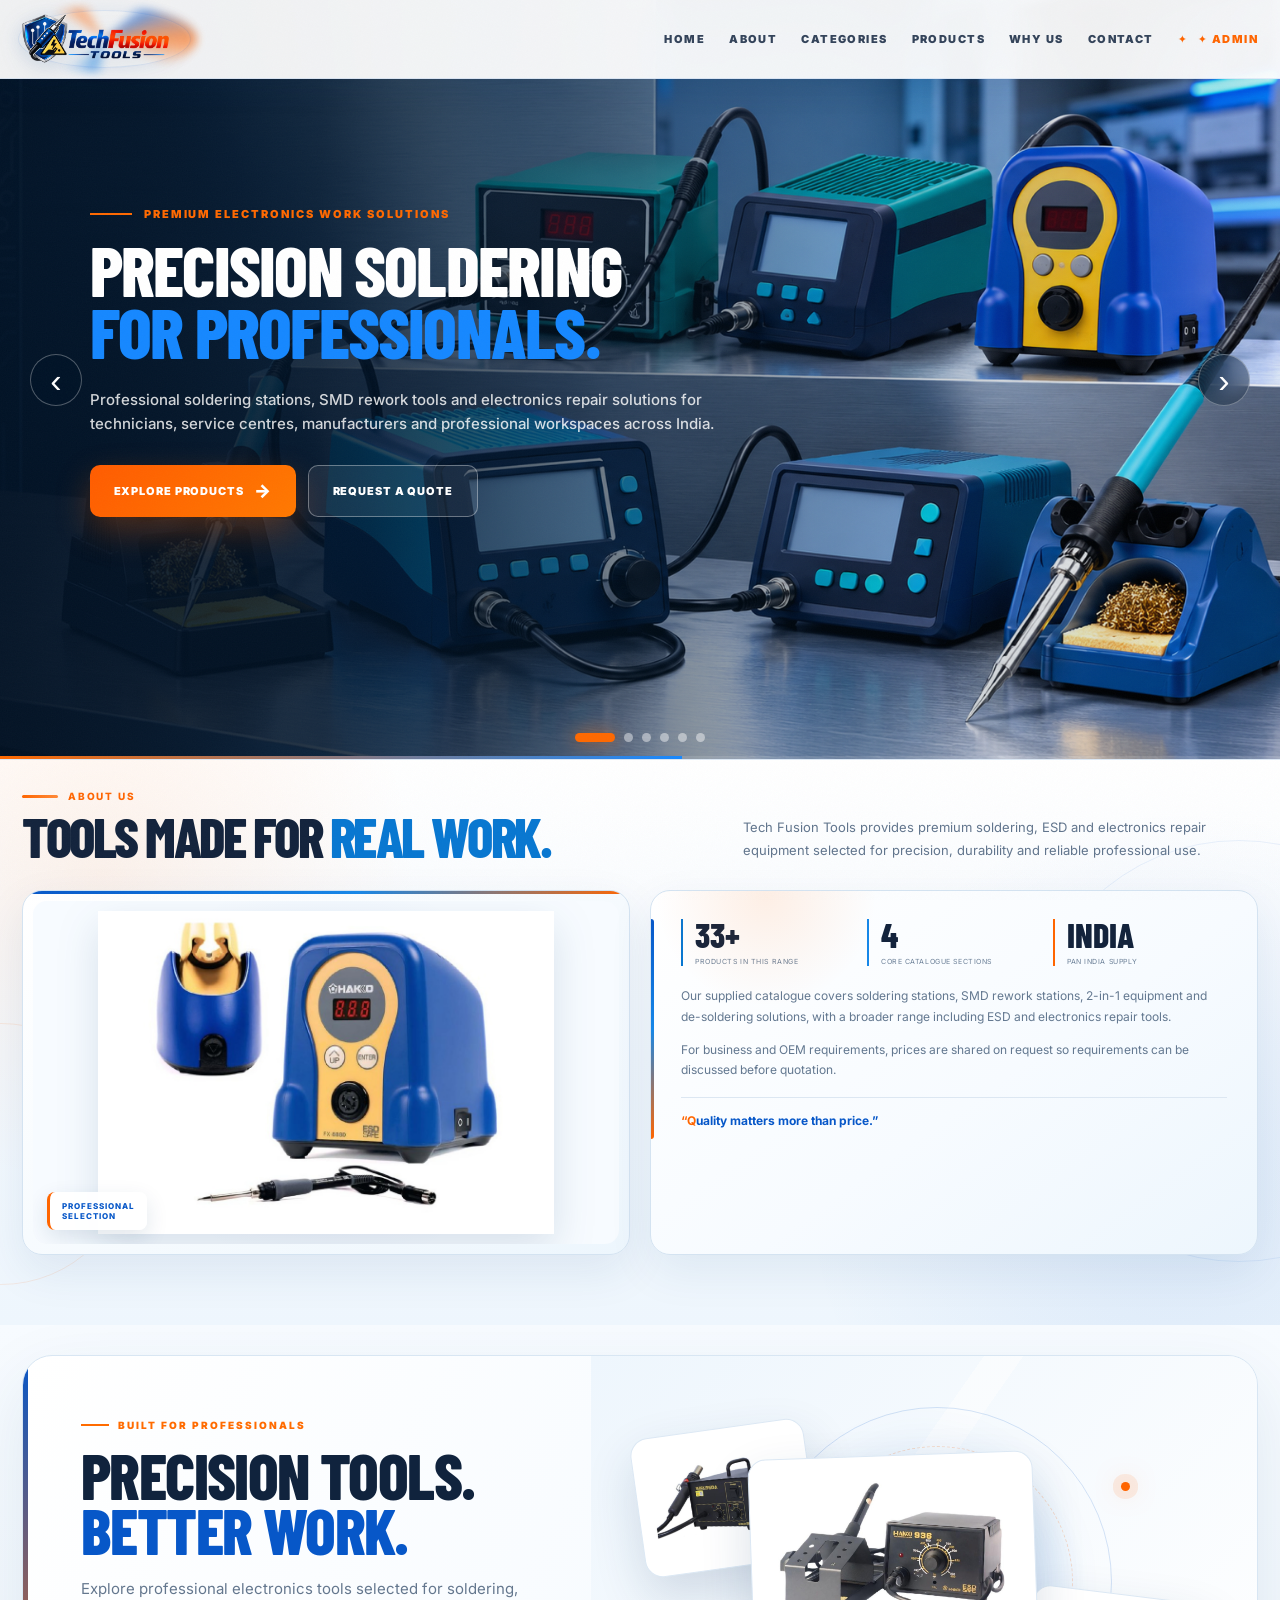
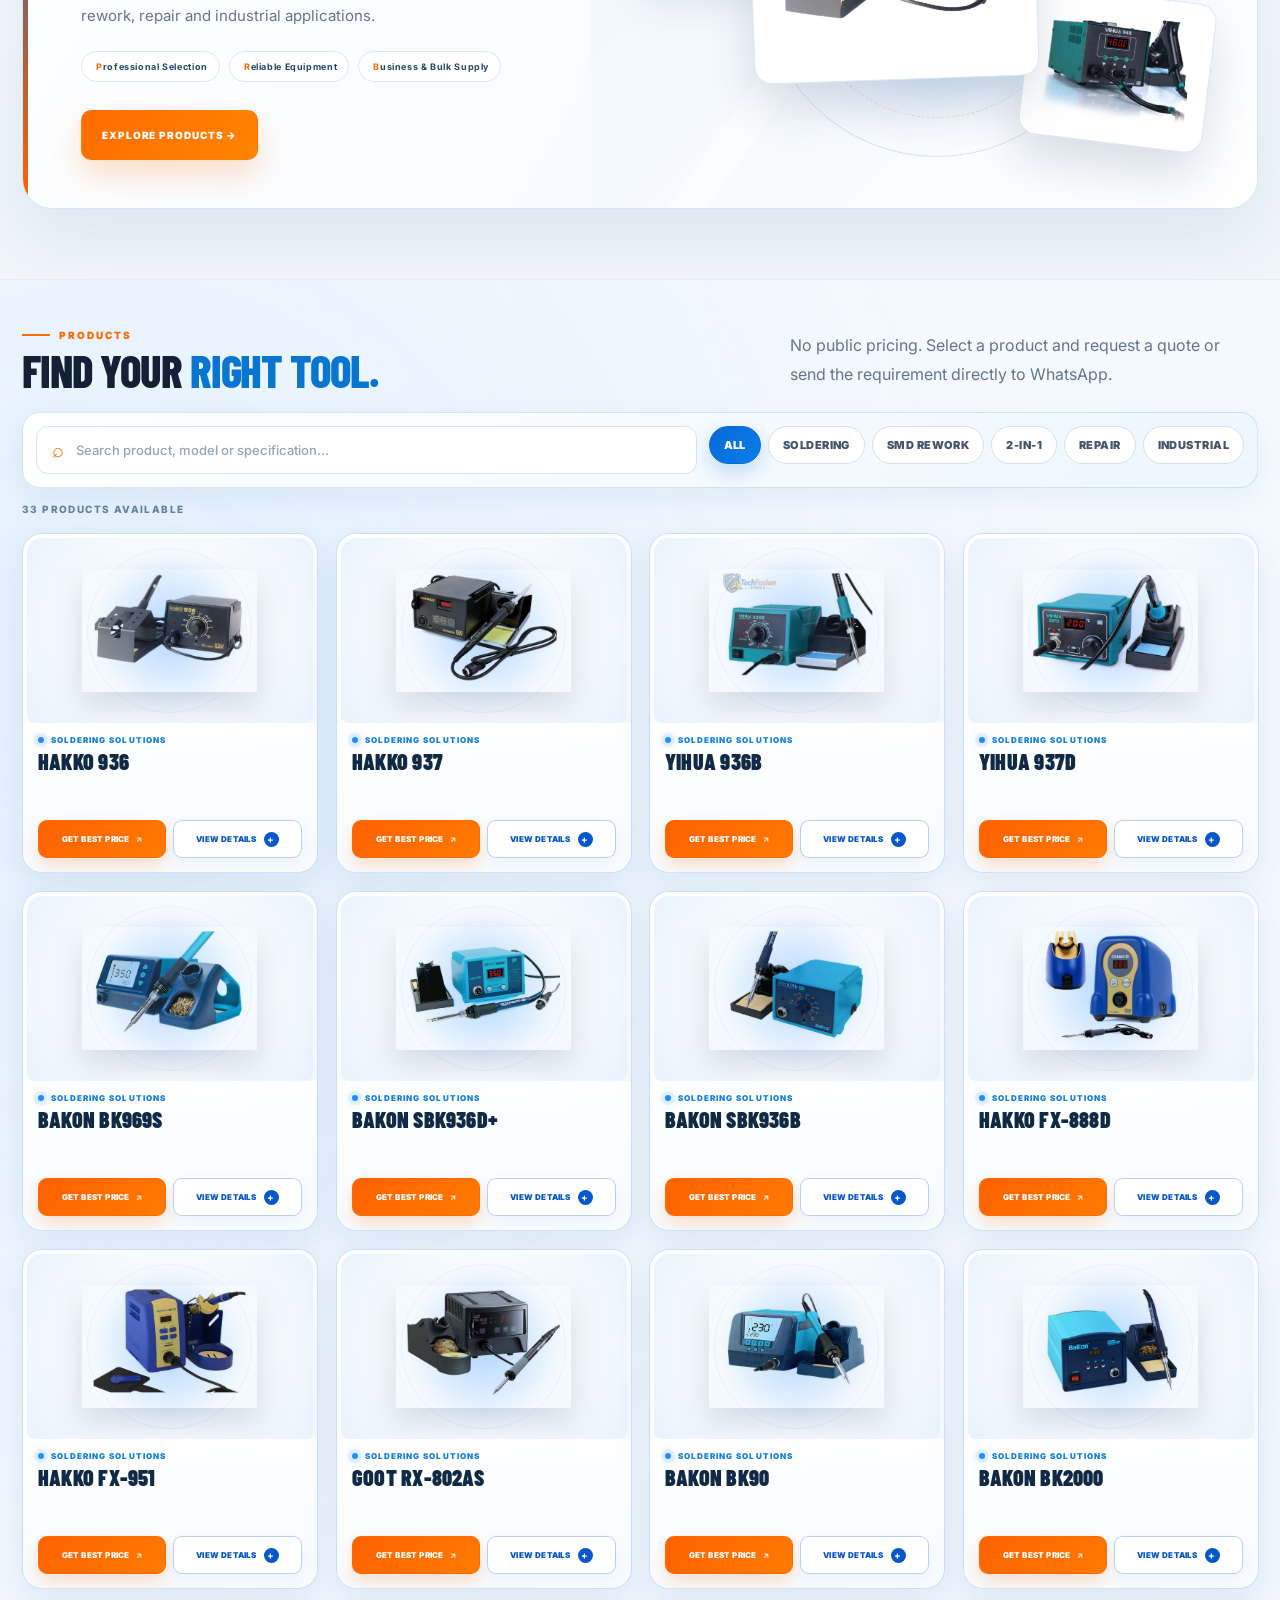
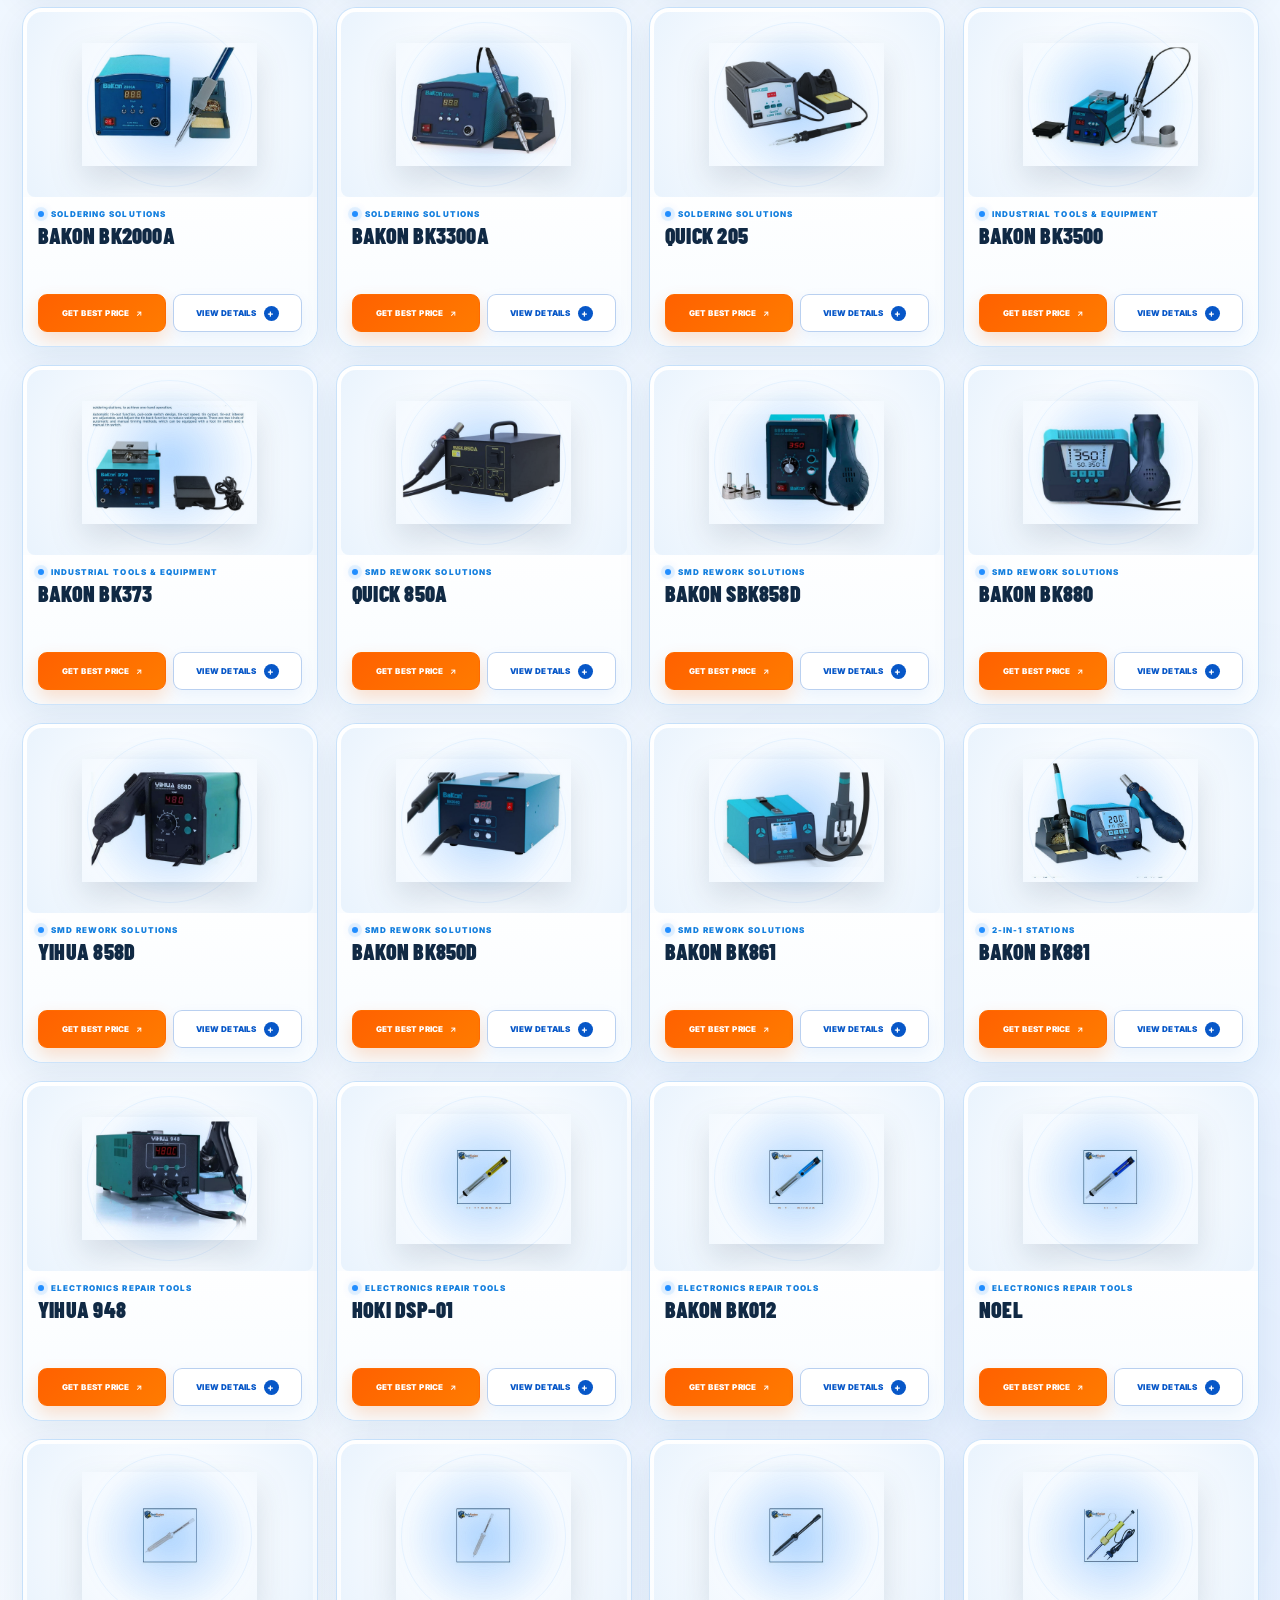
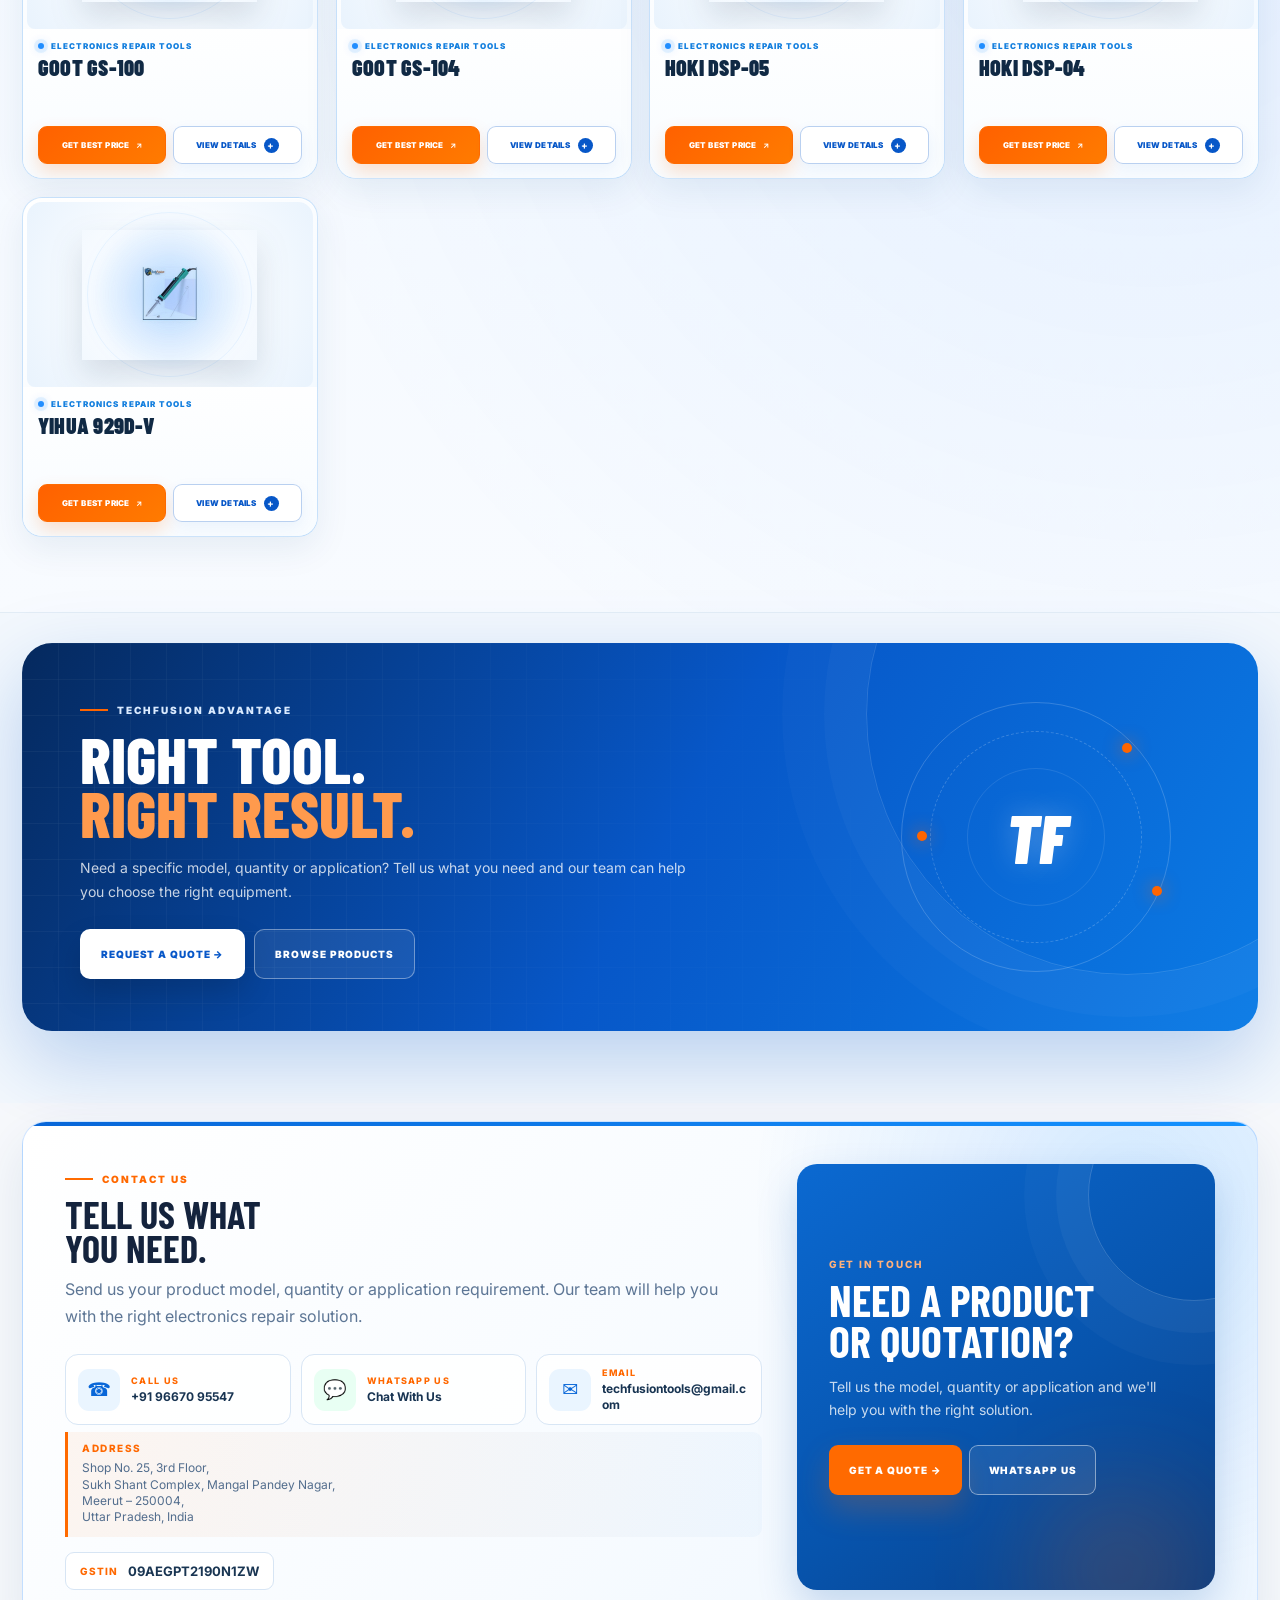
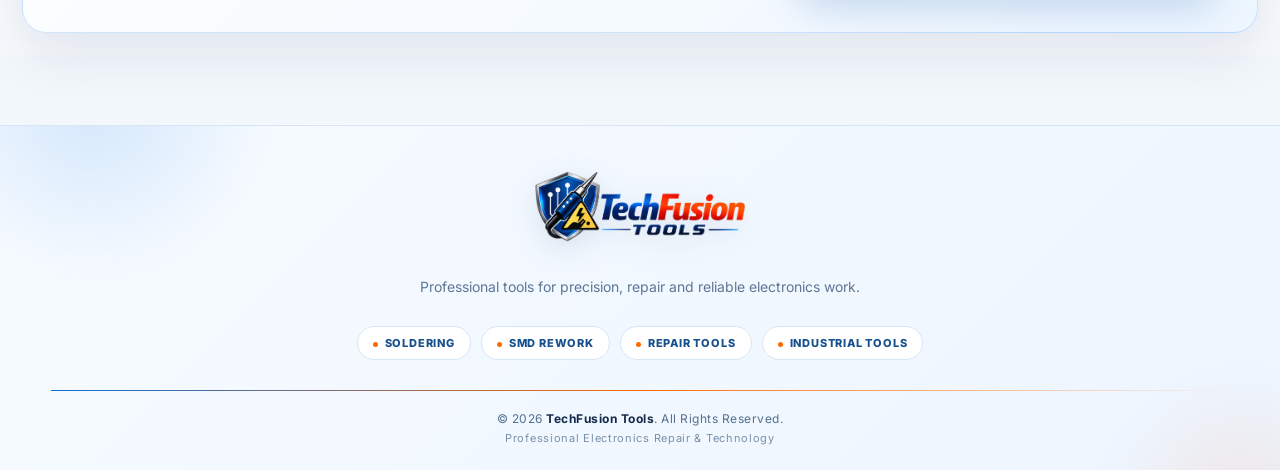
<file: index.html>
<!doctype html>

<html lang="en">

<head>

  <meta charset="utf-8">

  <meta
    name="viewport"
    content="width=device-width,initial-scale=1"
  >

  <meta
    name="theme-color"
    content="#ffffff"
  >

  <meta
    name="description"
    content="TechFusion Tools — professional soldering, SMD rework, ESD and electronics repair tools across India."
  >

  <title>TechFusion Tools | Professional Electronics Tools</title>

  <!-- GOOGLE FONTS -->

  <link
    rel="preconnect"
    href="https://fonts.googleapis.com"
  >

  <link
    rel="preconnect"
    href="https://fonts.gstatic.com"
    crossorigin
  >

  <link
    href="https://fonts.googleapis.com/css2?family=Barlow+Condensed:wght@500;600;700;800&family=Inter:wght@400;500;600;700;800&display=swap"
    rel="stylesheet"
  >

  <!-- MAIN CSS -->

  <link
    rel="stylesheet"
    href="style.css"
  >

  <!-- CONTACT / FOOTER CSS -->

  <style>

    html{
      scroll-behavior:smooth;
      scroll-padding-top:78px;
    }

    section[id]{
      scroll-margin-top:78px;
    }

    #home{
      scroll-margin-top:0 !important;
    }

    /* =========================
       CONTACT
    ========================= */

    .contact-card-full{
      position:relative;
      display:grid;
      grid-template-columns:1.25fr .75fr;
      gap:35px;
      padding:42px;
      overflow:hidden;
      border:1px solid rgba(0,112,255,.18);
      border-radius:24px;
      background:
        radial-gradient(
          circle at 90% 15%,
          rgba(0,125,255,.14),
          transparent 32%
        ),
        linear-gradient(
          135deg,
          #fff 0%,
          #f7fbff 55%,
          #edf6ff 100%
        );
      box-shadow:0 20px 55px rgba(16,62,110,.10);
      transition:.35s ease;
    }

    .contact-card-full:hover{
      box-shadow:0 25px 70px rgba(0,100,200,.14);
    }

    .contact-card-full::before{
      content:"";
      position:absolute;
      left:0;
      top:0;
      width:100%;
      height:4px;
      background:
        linear-gradient(
          90deg,
          #0866d8,
          #1492ff,
          #ff6a00
        );
      background-size:200% 100%;
      animation:contactLine 4s linear infinite;
    }

    @keyframes contactLine{
      0%{
        background-position:0 0;
      }

      100%{
        background-position:200% 0;
      }
    }

    .contact-main{
      position:relative;
      z-index:2;
    }

    .contact-main .eyebrow{
      color:#ff6800;
    }

    .contact-main h2{
      margin:12px 0 14px;
      font-family:"Barlow Condensed",sans-serif;
      font-size:clamp(45px,5vw,68px);
      line-height:.9;
      text-transform:uppercase;
      color:#14233d;
    }

    .contact-intro{
      max-width:680px;
      margin:0 0 25px;
      font-size:16px;
      line-height:1.65;
      color:#5d7695;
    }

    .contact-details{
      display:grid;
      grid-template-columns:repeat(3,minmax(0,1fr));
      gap:10px;
    }

    .contact-detail{
      display:flex;
      align-items:center;
      gap:11px;
      min-height:70px;
      padding:12px;
      border:1px solid #d8e6f5;
      border-radius:13px;
      background:rgba(255,255,255,.88);
      text-decoration:none;
      transition:.25s ease;
    }

    .contact-detail:hover{
      transform:translateY(-4px);
      border-color:#0874dc;
      box-shadow:0 12px 28px rgba(0,100,200,.13);
    }

    .contact-icon{
      flex:0 0 42px;
      width:42px;
      height:42px;
      display:grid;
      place-items:center;
      border-radius:11px;
      background:#eaf5ff;
      color:#0866d8;
      font-size:19px;
    }

    .whatsapp-icon{
      color:#087f43;
      background:#e8fff3;
    }

    .contact-detail small{
      display:block;
      margin-bottom:3px;
      font-size:9px;
      font-weight:800;
      letter-spacing:1.3px;
      text-transform:uppercase;
      color:#ff6800;
    }

    .contact-detail strong{
      display:block;
      font-size:12px;
      line-height:1.3;
      color:#183452;
      word-break:break-word;
    }

    .contact-address{
      margin-top:20px;
      padding:17px 20px;
      border-left:3px solid #ff6a00;
      border-radius:0 13px 13px 0;
      background:
        linear-gradient(
          90deg,
          rgba(255,106,0,.06),
          rgba(0,113,220,.03)
        );
    }

    .address-title{
      display:block;
      margin-bottom:6px;
      font-size:10px;
      font-weight:800;
      letter-spacing:1.5px;
      text-transform:uppercase;
      color:#ff6800;
    }

    .contact-address p{
      margin:0;
      font-size:14px;
      line-height:1.65;
      color:#526d8d;
    }

    .contact-gstin{
      display:inline-flex;
      align-items:center;
      gap:10px;
      margin-top:15px;
      padding:10px 14px;
      border:1px solid #d7e5f4;
      border-radius:9px;
      background:#fff;
    }

    .contact-gstin span{
      font-size:10px;
      font-weight:800;
      letter-spacing:1px;
      color:#ff6800;
    }

    .contact-gstin strong{
      font-size:13px;
      color:#193552;
    }

    /* BLUE CONTACT PANEL */

    .contact-action-panel{
      position:relative;
      display:flex;
      flex-direction:column;
      justify-content:center;
      min-height:320px;
      padding:32px;
      overflow:hidden;
      border-radius:20px;
      background:
        linear-gradient(
          145deg,
          #0b69d1 0%,
          #0754ad 55%,
          #083e86 100%
        );
      box-shadow:0 18px 40px rgba(0,79,170,.20);
    }

    .contact-action-panel::before{
      content:"";
      position:absolute;
      width:210px;
      height:210px;
      right:-85px;
      top:-75px;
      border:1px solid rgba(255,255,255,.18);
      border-radius:50%;
      box-shadow:
        0 0 0 32px rgba(255,255,255,.035),
        0 0 0 64px rgba(255,255,255,.025);
      animation:contactOrbit 8s linear infinite;
    }

    .contact-panel-glow{
      position:absolute;
      width:140px;
      height:140px;
      right:25px;
      bottom:-50px;
      border-radius:50%;
      background:#ff6a00;
      filter:blur(65px);
      opacity:.3;
    }

    @keyframes contactOrbit{
      from{
        transform:rotate(0deg);
      }

      to{
        transform:rotate(360deg);
      }
    }

    .panel-label{
      position:relative;
      margin-bottom:10px;
      font-size:10px;
      font-weight:800;
      letter-spacing:1.8px;
      color:#ffb17c;
    }

    .contact-action-panel h3{
      position:relative;
      margin:0 0 14px;
      font-family:"Barlow Condensed",sans-serif;
      font-size:44px;
      line-height:.92;
      text-transform:uppercase;
      color:#fff;
    }

    .contact-action-panel p{
      position:relative;
      max-width:400px;
      margin:0 0 24px;
      font-size:14px;
      line-height:1.65;
      color:rgba(255,255,255,.78);
    }

    .contact-actions{
      position:relative;
      display:flex;
      flex-wrap:wrap;
      gap:10px;
    }

    .contact-action-panel .btn{
      min-height:48px;
      padding:0 19px;
      border-radius:9px;
      transition:.25s ease;
    }

    .contact-action-panel .btn.red{
      background:#ff6a00;
      color:#fff;
    }

    .contact-action-panel .btn.red:hover{
      background:#ff7b1a;
      transform:translateY(-3px);
    }

    .contact-action-panel .btn.outline{
      border-color:rgba(255,255,255,.45);
      color:#fff;
      background:rgba(255,255,255,.08);
    }

    .contact-action-panel .btn.outline:hover{
      background:#fff;
      color:#0758b8;
      transform:translateY(-3px);
    }

    /* FOOTER */

    .site-footer{
      position:relative;
      margin-top:70px;
      padding:45px 0 25px;
      background:
        linear-gradient(
          135deg,
          #f7fbff,
          #edf5ff
        );
      border-top:1px solid #d7e6f6;
    }

    .footer-inner{
      width:min(1400px,92%);
      margin:auto;
    }

    .footer-brand{
      display:flex;
      align-items:center;
      gap:20px;
    }

    .footer-logo{
      width:210px;
      height:auto;
    }

    .footer-tagline{
      margin:0;
      color:#5d7695;
      font-size:14px;
    }

    .footer-services{
      display:flex;
      flex-wrap:wrap;
      gap:10px;
      margin-top:28px;
    }

    .footer-services span{
      padding:9px 15px;
      border:1px solid #d6e5f5;
      border-radius:30px;
      background:#fff;
      color:#17518d;
      font-size:11px;
      font-weight:800;
      letter-spacing:.8px;
      text-transform:uppercase;
    }

    .footer-bottom{
      margin-top:30px;
    }

    .footer-line{
      width:100%;
      height:1px;
      background:
        linear-gradient(
          90deg,
          #0b70d8,
          #ff6a00,
          transparent
        );
    }

    .footer-copy{
      margin:20px 0 5px;
      color:#55708e;
      font-size:12px;
    }

    .footer-copy strong{
      color:#142b4b;
    }

    .footer-note{
      margin:0;
      color:#7890aa;
      font-size:11px;
    }

    /* CONTACT RESPONSIVE */

    @media(max-width:1050px){

      .contact-card-full{
        grid-template-columns:1fr;
      }

    }

    @media(max-width:760px){

      .contact-card-full{
        padding:27px 20px;
      }

      .contact-details{
        grid-template-columns:1fr;
      }

      .contact-action-panel{
        min-height:280px;
        padding:27px 22px;
      }

      .footer-brand{
        flex-direction:column;
        align-items:flex-start;
      }

    }

    @media(max-width:480px){

      .contact-main h2{
        font-size:40px;
      }

      .contact-actions{
        flex-direction:column;
      }

      .contact-action-panel .btn{
        width:100%;
      }

      .footer-logo{
        width:175px;
      }

    }

  </style>

</head>

<body>

  <!-- LOGO INTRO -->

  <div
    class="logo-intro"
    id="logoIntro"
  >

    <div class="intro-ring ring-a"></div>

    <div class="intro-ring ring-b"></div>

    <div class="intro-logo">

      <img
        src="assets/techfusion-logo.svg"
        alt="TechFusion Tools"
      >

    </div>

    <span class="intro-line">
      PROFESSIONAL ELECTRONICS TOOLS
    </span>

  </div>

  <!-- GLOBAL EFFECTS -->

  <div class="noise"></div>

  <div
    class="cursor-glow"
    id="cursorGlow"
  ></div>

  <div
    class="progress"
    id="progress"
  ></div>

  <!-- HEADER -->

  <header class="header">

    <div class="nav-wrap">

      <a
        class="brand"
        href="#home"
        aria-label="TechFusion Tools"
      >

        <img
          src="assets/techfusion-logo.svg"
          alt="TechFusion Tools"
        >

      </a>

      <nav id="navLinks">

        <a href="#home">Home</a>

        <a href="#about">About</a>

        <a href="#range">Categories</a>

        <a href="#products">Products</a>

        <a href="#why">Why Us</a>

        <a href="#contact">Contact</a>

        <a
          class="admin-link"
          href="admin.html"
        >
          ✦ Admin
        </a>

      </nav>

      <button
        class="menu-btn"
        id="menuBtn"
        type="button"
        aria-label="Open navigation"
        aria-expanded="false"
      >
        ☰
      </button>

    </div>

  </header>

  <!-- ======================================================
       MAIN
  ======================================================= -->

  <main>

    <!-- ======================================================
         PREMIUM 6 IMAGE HERO SLIDER
         Images: hero-1.png to hero-6.png
    ======================================================= -->

    <section
      class="hero-slider"
      id="home"
      aria-label="TechFusion Tools featured products"
    >

      <div
        class="hero-slider-track"
        id="heroSliderTrack"
      >

        <!-- SLIDE 1 -->

        <article class="hero-slide active">

          <img
            class="hero-slide-bg"
            src="assets/hero/hero-1.png"
            alt="TechFusion professional electronics tools"
          >

          <div class="hero-slide-overlay"></div>

          <div class="hero-slide-content">

            <span class="hero-slide-eyebrow">
              PREMIUM ELECTRONICS WORK SOLUTIONS
            </span>

            <h1>
              PRECISION SOLDERING
              <br>
              <span>FOR PROFESSIONALS.</span>
            </h1>

            <p>
              Professional soldering stations, SMD rework tools
              and electronics repair solutions for technicians,
              service centres, manufacturers and professional
              workspaces across India.
            </p>

            <div class="hero-slide-buttons">

              <a
                href="#products"
                class="hero-primary-btn"
              >
                EXPLORE PRODUCTS
                <span>→</span>
              </a>

              <a
                href="#contact"
                class="hero-secondary-btn"
              >
                REQUEST A QUOTE
              </a>

            </div>

          </div>

        </article>


        <!-- SLIDE 2 -->

        <article class="hero-slide">

          <img
            class="hero-slide-bg"
            src="assets/hero/hero-2.png"
            alt="TechFusion SMD rework solutions"
          >

          <div class="hero-slide-overlay"></div>

          <div class="hero-slide-content">

            <span class="hero-slide-eyebrow">
              ADVANCED SMD REWORK
            </span>

            <h1>
              ADVANCED REWORK
              <br>
              <span>SYSTEMS.</span>
            </h1>

            <p>
              Professional hot air and SMD rework equipment
              designed for precision electronics repair and
              demanding service applications.
            </p>

            <div class="hero-slide-buttons">

              <a
                href="#products"
                class="hero-primary-btn"
              >
                VIEW PRODUCTS
                <span>→</span>
              </a>

              <a
                href="#contact"
                class="hero-secondary-btn"
              >
                GET BEST PRICE
              </a>

            </div>

          </div>

        </article>


        <!-- SLIDE 3 -->

        <article class="hero-slide">

          <img
            class="hero-slide-bg"
            src="assets/hero/hero-3.png"
            alt="TechFusion electronics repair tools"
          >

          <div class="hero-slide-overlay"></div>

          <div class="hero-slide-content">

            <span class="hero-slide-eyebrow">
              ELECTRONICS REPAIR
            </span>

            <h1>
              BUILT FOR
              <br>
              <span>PRECISION WORK.</span>
            </h1>

            <p>
              Reliable professional tools for electronics
              technicians, repair centres, manufacturers
              and service professionals.
            </p>

            <div class="hero-slide-buttons">

              <a
                href="#products"
                class="hero-primary-btn"
              >
                EXPLORE RANGE
                <span>→</span>
              </a>

              <a
                href="#contact"
                class="hero-secondary-btn"
              >
                CONTACT US
              </a>

            </div>

          </div>

        </article>


        <!-- SLIDE 4 -->

        <article class="hero-slide">

          <img
            class="hero-slide-bg"
            src="assets/hero/hero-4.png"
            alt="TechFusion professional workshop tools"
          >

          <div class="hero-slide-overlay"></div>

          <div class="hero-slide-content">

            <span class="hero-slide-eyebrow">
              TECHFUSION TOOLS
            </span>

            <h1>
              QUALITY.
              <br>
              <span>PRECISION. TRUST.</span>
            </h1>

            <p>
              Premium electronics tools selected for
              precision, durability and reliable
              professional performance.
            </p>

            <div class="hero-slide-buttons">

              <a
                href="#products"
                class="hero-primary-btn"
              >
                SHOP PRODUCTS
                <span>→</span>
              </a>

              <a
                href="#contact"
                class="hero-secondary-btn"
              >
                TALK TO US
              </a>

            </div>

          </div>

        </article>


        <!-- ==================================================
             SLIDE 5
        =================================================== -->

        <article class="hero-slide">

          <img
            class="hero-slide-bg"
            src="assets/hero/hero-5.png"
            alt="TechFusion precision repair tools"
          >

          <div class="hero-slide-overlay"></div>

          <div class="hero-slide-content">

            <span class="hero-slide-eyebrow">
              PRECISION REPAIR TOOLS
            </span>

            <h1>
              PROFESSIONAL
              <br>
              <span>REPAIR SOLUTIONS.</span>
            </h1>

            <p>
              Precision tools and professional equipment
              designed for dependable electronics repair,
              servicing and workshop applications.
            </p>

            <div class="hero-slide-buttons">

              <a
                href="#products"
                class="hero-primary-btn"
              >
                EXPLORE PRODUCTS
                <span>→</span>
              </a>

              <a
                href="#contact"
                class="hero-secondary-btn"
              >
                REQUEST A QUOTE
              </a>

            </div>

          </div>

        </article>


        <!-- ==================================================
             SLIDE 6
        =================================================== -->

        <article class="hero-slide">

          <img
            class="hero-slide-bg"
            src="assets/hero/hero-6.png"
            alt="TechFusion electronics workshop equipment"
          >

          <div class="hero-slide-overlay"></div>

          <div class="hero-slide-content">

            <span class="hero-slide-eyebrow">
              PROFESSIONAL WORKSHOP EQUIPMENT
            </span>

            <h1>
              WORK SMART.
              <br>
              <span>WORK PRECISE.</span>
            </h1>

            <p>
              Reliable electronics equipment selected for
              technicians, service centres, repair workshops
              and professional production environments.
            </p>

            <div class="hero-slide-buttons">

              <a
                href="#products"
                class="hero-primary-btn"
              >
                SHOP PRODUCTS
                <span>→</span>
              </a>

              <a
                href="#contact"
                class="hero-secondary-btn"
              >
                TALK TO US
              </a>

            </div>

          </div>

        </article>

      </div>


      <!-- SLIDER ARROWS -->

      <button
        class="hero-slider-arrow hero-prev"
        id="heroPrev"
        type="button"
        aria-label="Previous slide"
      >
        ‹
      </button>

      <button
        class="hero-slider-arrow hero-next"
        id="heroNext"
        type="button"
        aria-label="Next slide"
      >
        ›
      </button>


      <!-- SLIDER DOTS -->

      <div
        class="hero-slider-controls"
        aria-label="Hero slides"
      >

        <button
          class="hero-dot active"
          data-slide="0"
          type="button"
          aria-label="Show slide 1"
        ></button>

        <button
          class="hero-dot"
          data-slide="1"
          type="button"
          aria-label="Show slide 2"
        ></button>

        <button
          class="hero-dot"
          data-slide="2"
          type="button"
          aria-label="Show slide 3"
        ></button>

        <button
          class="hero-dot"
          data-slide="3"
          type="button"
          aria-label="Show slide 4"
        ></button>

        <button
          class="hero-dot"
          data-slide="4"
          type="button"
          aria-label="Show slide 5"
        ></button>

        <button
          class="hero-dot"
          data-slide="5"
          type="button"
          aria-label="Show slide 6"
        ></button>

      </div>


      <!-- SLIDER PROGRESS -->

      <div class="hero-progress">

        <div
          class="hero-progress-bar"
          id="heroProgressBar"
        ></div>

      </div>

    </section>


    <!-- ======================================================
         ABOUT
    ======================================================= -->

    <section
      class="section"
      id="about"
    >

      <div class="container">

        <div class="section-head reveal">

          <div>

            <span class="eyebrow">
              ABOUT US
            </span>

            <h2>
              Tools made for
              <em>real work.</em>
            </h2>

          </div>

          <p>
            Tech Fusion Tools provides premium soldering,
            ESD and electronics repair equipment selected
            for precision, durability and reliable professional use.
          </p>

        </div>


        <div class="about-grid">

          <div class="about-visual reveal">

            <div class="image-stack">

              <img
                src="assets/products/p12.jpg"
                alt="Hakko FX-888D digital soldering station"
              >

              <span>
                PROFESSIONAL
                <br>
                SELECTION
              </span>

            </div>

          </div>


          <div class="about-copy reveal delay">

            <div class="stat-row">

              <div>

                <strong>33+</strong>

                <span>
                  Products in this range
                </span>

              </div>

              <div>

                <strong>4</strong>

                <span>
                  Core catalogue sections
                </span>

              </div>

              <div>

                <strong>INDIA</strong>

                <span>
                  PAN India supply
                </span>

              </div>

            </div>

            <p>
              Our supplied catalogue covers soldering stations,
              SMD rework stations, 2-in-1 equipment and
              de-soldering solutions, with a broader range
              including ESD and electronics repair tools.
            </p>

            <p>
              For business and OEM requirements, prices are
              shared on request so requirements can be discussed
              before quotation.
            </p>

            <div class="quote">
              “Quality matters more than price.”
            </div>

          </div>

        </div>

      </div>

    </section>


    <!-- ======================================================
         CATEGORIES
    ======================================================= -->

    <section
      class="section product-showcase"
      id="range"
    >

      <div class="container">

        <div class="showcase-shell reveal">

          <div class="showcase-copy">

            <span class="eyebrow">
              BUILT FOR PROFESSIONALS
            </span>

            <h2>
              Precision tools.
              <br>
              <em>Better work.</em>
            </h2>

            <p>
              Explore professional electronics tools selected
              for soldering, rework, repair and industrial applications.
            </p>

            <div class="showcase-points">

              <span>
                <b>Professional Selection</b>
              </span>

              <span>
                <b>Reliable Equipment</b>
              </span>

              <span>
                <b>Business &amp; Bulk Supply</b>
              </span>

            </div>

            <a
              class="btn red"
              href="#products"
            >
              Explore Products →
            </a>

          </div>

          <div
            class="showcase-stage"
            aria-hidden="true"
          >

            <div class="stage-orbit"></div>

            <div class="stage-glow"></div>

            <div class="stage-product stage-p1">

              <img
                src="assets/products/p05.jpg"
                alt=""
              >

            </div>

            <div class="stage-product stage-p2">

              <img
                src="assets/products/p22.jpg"
                alt=""
              >

            </div>

            <div class="stage-product stage-p3">

              <img
                src="assets/products/p29.jpg"
                alt=""
              >

            </div>

            <div class="stage-dot dot1"></div>

            <div class="stage-dot dot2"></div>

            <div class="stage-dot dot3"></div>

          </div>

        </div>

      </div>

    </section>


    <!-- ======================================================
         PRODUCTS
    ======================================================= -->

    <section
      class="section products"
      id="products"
    >

      <div class="container">

        <div class="section-head reveal">

          <div>

            <span class="eyebrow">
              PRODUCTS
            </span>

            <h2>
              Find your
              <em>right tool.</em>
            </h2>

          </div>

          <p>
            No public pricing. Select a product and request
            a quote or send the requirement directly to WhatsApp.
          </p>

        </div>

        <!-- SEARCH / FILTER -->

        <div class="toolbar reveal">

          <label class="search">

            <span>⌕</span>

            <input
              id="searchInput"
              type="search"
              placeholder="Search product, model or specification..."
              autocomplete="off"
            >

          </label>

          <div
            class="filters"
            id="filters"
          >

            <button
              class="filter active"
              data-filter="all"
              type="button"
            >
              All
            </button>

            <button
              class="filter"
              data-filter="Soldering Solutions"
              type="button"
            >
              Soldering
            </button>

            <button
              class="filter"
              data-filter="SMD Rework Solutions"
              type="button"
            >
              SMD Rework
            </button>

            <button
              class="filter"
              data-filter="2-in-1 Stations"
              type="button"
            >
              2-in-1
            </button>

            <button
              class="filter"
              data-filter="Electronics Repair Tools"
              type="button"
            >
              Repair
            </button>

            <button
              class="filter"
              data-filter="Industrial Tools & Equipment"
              type="button"
            >
              Industrial
            </button>

          </div>

        </div>

        <div
          class="product-count"
          id="productCount"
        ></div>

        <div
          class="product-grid"
          id="productGrid"
        ></div>

        <div
          class="empty"
          id="emptyState"
          hidden
        >

          <h3>
            No matching products
          </h3>

          <p>
            Try another model, category or specification.
          </p>

        </div>

      </div>

    </section>


    <!-- ======================================================
         WHY US
    ======================================================= -->

    <section
      class="section premium-cta"
      id="why"
    >

      <div class="container">

        <div class="cta-blue reveal">

          <div class="cta-gridline"></div>

          <div class="cta-copy">

            <span class="eyebrow">
              TECHFUSION ADVANTAGE
            </span>

            <h2>
              Right tool.
              <br>
              <em>Right result.</em>
            </h2>

            <p>
              Need a specific model, quantity or application?
              Tell us what you need and our team can help
              you choose the right equipment.
            </p>

            <div class="cta-actions">

              <a
                class="btn light"
                href="#contact"
              >
                Request a Quote →
              </a>

              <a
                class="btn light-outline"
                href="#products"
              >
                Browse Products
              </a>

            </div>

          </div>

          <div
            class="cta-orbit-art"
            aria-hidden="true"
          >

            <span></span>
            <span></span>
            <span></span>

            <b>TF</b>

          </div>

        </div>

      </div>

    </section>


    <!-- ======================================================
         CONTACT
    ======================================================= -->

    <section
      class="section contact"
      id="contact"
    >

      <div class="container">

        <div class="contact-card-full">

          <!-- LEFT CONTACT -->

          <div class="contact-main">

            <span class="eyebrow">
              CONTACT US
            </span>

            <h2>
              Tell us what
              <br>
              you need.
            </h2>

            <p class="contact-intro">
              Send us your product model, quantity or
              application requirement. Our team will help
              you with the right electronics repair solution.
            </p>

            <div class="contact-details">

              <!-- CALL -->

              <a
                class="contact-detail"
                id="contactCall"
                href="tel:+919667095547"
              >

                <span class="contact-icon">
                  ☎
                </span>

                <span>

                  <small>
                    Call Us
                  </small>

                  <strong>
                    +91 96670 95547
                  </strong>

                </span>

              </a>

              <!-- WHATSAPP -->

              <a
                class="contact-detail"
                id="contactWhatsApp"
                target="_blank"
                rel="noopener noreferrer"
              >

                <span class="contact-icon whatsapp-icon">
                  💬
                </span>

                <span>

                  <small>
                    WhatsApp Us
                  </small>

                  <strong>
                    Chat With Us
                  </strong>

                </span>

              </a>

              <!-- EMAIL -->

              <a
                class="contact-detail"
                href="mailto:techfusiontools@gmail.com"
              >

                <span class="contact-icon">
                  ✉
                </span>

                <span>

                  <small>
                    Email
                  </small>

                  <strong>
                    techfusiontools@gmail.com
                  </strong>

                </span>

              </a>

            </div>

            <!-- ADDRESS -->

            <div class="contact-address">

              <span class="address-title">
                Address
              </span>

              <p>
                Shop No. 25, 3rd Floor,
                <br>
                Sukh Shant Complex,
                Mangal Pandey Nagar,
                <br>
                Meerut – 250004,
                <br>
                Uttar Pradesh, India
              </p>

            </div>

            <!-- GSTIN -->

            <div class="contact-gstin">

              <span>
                GSTIN
              </span>

              <strong>
                09AEGPT2190N1ZW
              </strong>

            </div>

          </div>

          <!-- RIGHT CONTACT PANEL -->

          <div class="contact-action-panel">

            <div class="contact-panel-glow"></div>

            <span class="panel-label">
              GET IN TOUCH
            </span>

            <h3>
              Need a product
              <br>
              or quotation?
            </h3>

            <p>
              Tell us the model, quantity or application
              and we'll help you with the right solution.
            </p>

            <div class="contact-actions">

              <button
                class="btn red"
                id="quoteBtn"
                type="button"
              >
                Get a Quote →
              </button>

              <a
                class="btn outline"
                id="mainWhatsApp"
                target="_blank"
                rel="noopener noreferrer"
              >
                WhatsApp Us
              </a>

            </div>

          </div>

        </div>

      </div>

    </section>

  </main>


  <!-- ======================================================
       FOOTER
  ======================================================= -->

  <footer class="site-footer">

    <div class="footer-inner">

      <div class="footer-brand">

        <img
          src="assets/techfusion-logo.svg"
          alt="TechFusion Tools"
          class="footer-logo"
        >

        <p class="footer-tagline">
          Professional tools for precision, repair and reliable electronics work.
        </p>

      </div>

      <div class="footer-services">

        <span>Soldering</span>

        <span>SMD Rework</span>

        <span>Repair Tools</span>

        <span>Industrial Tools</span>

      </div>

      <div class="footer-bottom">

        <div class="footer-line"></div>

        <p class="footer-copy">
          © 2026
          <strong>TechFusion Tools</strong>.
          All Rights Reserved.
        </p>

        <p class="footer-note">
          Professional Electronics Repair &amp; Technology
        </p>

      </div>

    </div>

  </footer>


  <!-- ======================================================
       PRODUCT MODAL
  ======================================================= -->

  <div
    class="modal"
    id="productModal"
    aria-hidden="true"
  >

    <div
      class="modal-bg"
      data-close
    ></div>

    <div class="modal-box product-modal">

      <button
        class="close"
        data-close
        type="button"
        aria-label="Close"
      >
        ×
      </button>

      <div class="modal-image">

        <img
          id="modalImg"
          alt=""
        >

      </div>

      <div class="modal-info">

        <span
          class="eyebrow"
          id="modalCategory"
        ></span>

        <h2 id="modalModel"></h2>

        <p id="modalTitle"></p>

        <div
          class="specs"
          id="modalSpecs"
        ></div>

        <div class="modal-actions">

          <button
            class="btn red"
            id="modalQuote"
            type="button"
          >
            Request Price
          </button>

          <button
            class="btn outline"
            id="modalWhatsApp"
            type="button"
          >
            WhatsApp Enquiry
          </button>

        </div>

      </div>

    </div>

  </div>


  <!-- ======================================================
       QUOTE MODAL
  ======================================================= -->

  <div
    class="modal"
    id="quoteModal"
    aria-hidden="true"
  >

    <div
      class="modal-bg"
      data-close
    ></div>

    <div class="modal-box quote-modal">

      <button
        class="close"
        data-close
        type="button"
        aria-label="Close"
      >
        ×
      </button>

      <span class="eyebrow">
        REQUEST PRICE
      </span>

      <h2>
        Send your requirement.
      </h2>

      <form id="quoteForm">

        <input
          id="qName"
          required
          placeholder="Your name"
        >

        <input
          id="qCompany"
          placeholder="Company / Organisation"
        >

        <input
          id="qContact"
          required
          placeholder="Phone / Email"
        >

        <input
          id="qProduct"
          placeholder="Product / Model"
        >

        <input
          id="qQty"
          placeholder="Quantity"
        >

        <textarea
          id="qMessage"
          rows="4"
          placeholder="Requirement / application"
        ></textarea>

        <button
          class="btn red"
          type="submit"
        >
          Send on WhatsApp →
        </button>

      </form>

      <p class="form-note">
        Your enquiry will be sent to TechFusion Tools on WhatsApp.
      </p>

    </div>

  </div>


  <!-- JAVASCRIPT -->

  <script src="script.js"></script>

</body>

</html>
</file>
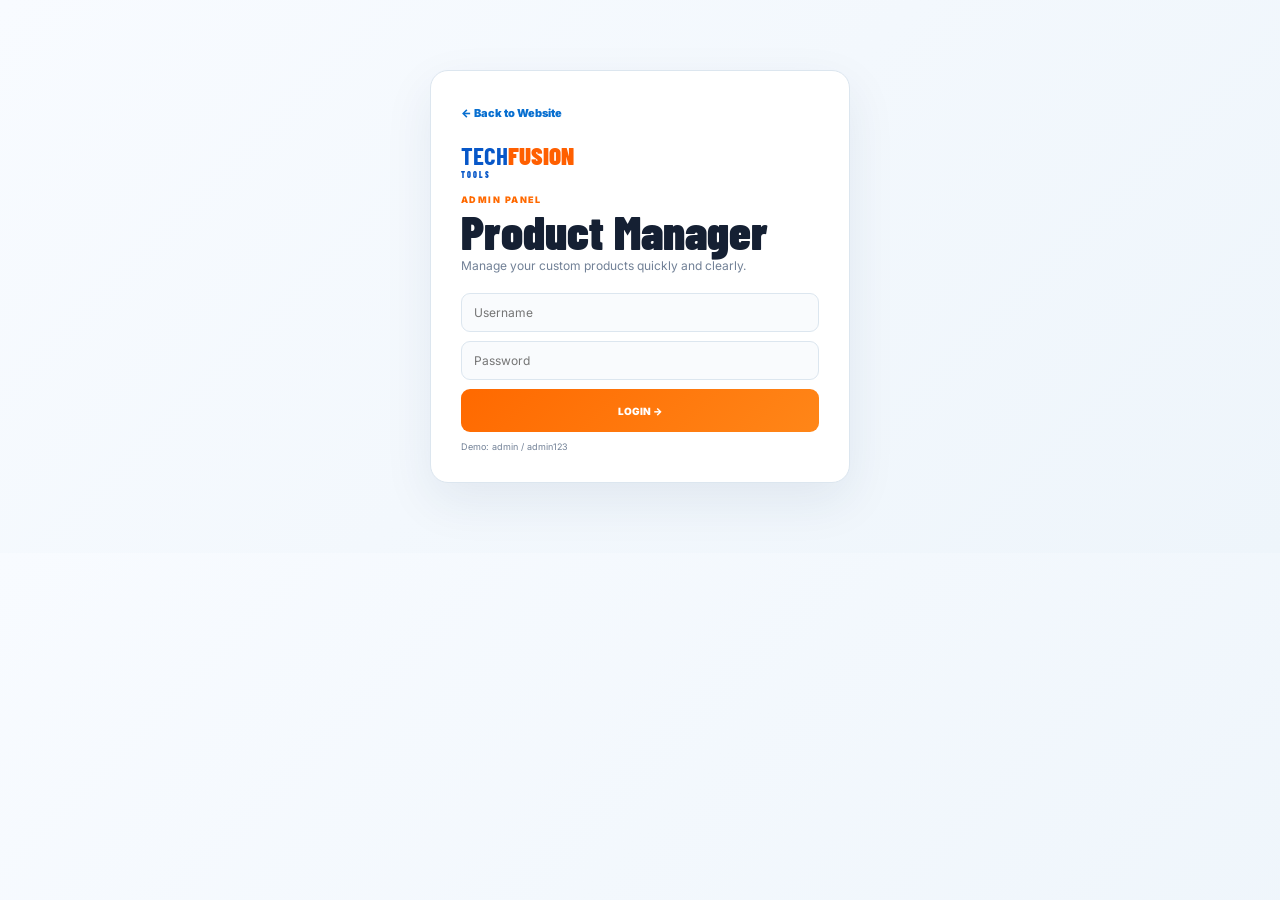
<file: admin.html>
<!doctype html>
<html lang="en">
<head>
<meta charset="utf-8"><meta name="viewport" content="width=device-width,initial-scale=1">
<title>TechFusion Tools | Admin</title>
<link rel="preconnect" href="https://fonts.googleapis.com"><link rel="preconnect" href="https://fonts.gstatic.com" crossorigin>
<link href="https://fonts.googleapis.com/css2?family=Barlow+Condensed:wght@600;700;800;900&family=Inter:wght@400;500;600;700;800&display=swap" rel="stylesheet">
<link rel="stylesheet" href="admin.css">
</head>
<body>
<main class="admin-shell">
  <section id="login" class="login-card">
    <a href="index.html" class="back">← Back to Website</a>
    <div class="mini-brand"><b>TECH</b><em>FUSION</em><small>TOOLS</small></div>
    <span class="kicker">ADMIN PANEL</span>
    <h1>Product Manager</h1>
    <p>Manage your custom products quickly and clearly.</p>
    <form id="loginForm">
      <input id="user" required placeholder="Username" autocomplete="username">
      <input id="pass" required type="password" placeholder="Password" autocomplete="current-password">
      <button type="submit">LOGIN →</button>
      <small class="hint">Demo: admin / admin123</small>
    </form>
  </section>

  <section id="dashboard" class="hidden">
    <header class="admin-head">
      <div><a href="index.html" class="back">← Website</a><span class="kicker">CATALOG CONTROL</span><h1>Products</h1></div>
      <div class="head-actions"><span id="count" class="count">0 products</span><button id="logout" class="ghost">Logout</button></div>
    </header>

    <div id="toast" class="toast" role="status" aria-live="polite"></div>

    <div class="admin-grid">
      <form id="productForm" class="card form-card">
        <div class="card-title"><div><span class="kicker">PRODUCT</span><h2 id="formTitle">Add Product</h2></div><span class="step">01</span></div>
        <input type="hidden" id="editId">
        <div class="form-grid">
          <label>Model<input id="model" required placeholder="e.g. HAKKO 936"></label>
          <label>Title<input id="title" required placeholder="e.g. Analog Soldering Station - 60W"></label>
          <label>Category<select id="category"><option>Soldering Solutions</option><option>SMD Rework Solutions</option><option>2-in-1 Stations</option><option>Electronics Repair Tools</option><option>Industrial Tools & Equipment</option><option>ESD Solutions</option><option>Inspection & Magnification</option></select></label>
          <label>Image<input id="image" type="file" accept="image/*"></label>
          <label class="wide">Description<textarea id="description" rows="3" placeholder="Short product description..."></textarea></label>
          <label class="wide">Specifications <small>one per line</small><textarea id="specs" rows="5" placeholder="60W
200°C–480°C
24V AC
Ceramic heater"></textarea></label>
        </div>
        <div class="form-actions"><button class="save" type="submit">SAVE PRODUCT</button><button type="button" id="reset" class="ghost">CLEAR</button></div>
      </form>

      <section class="card products-card">
        <div class="card-title"><div><span class="kicker">YOUR ADDITIONS</span><h2>Custom Products</h2></div><span class="step blue">02</span></div>
        <div id="list" class="list"></div>
      </section>
    </div>
  </section>
</main>
<script src="admin.js"></script>
</body></html>
</file>
<file: style.css>
:root{--bg:#060607;--panel:#101012;--panel2:#151517;--red:#971d28;--red2:#c82d39;--red3:#ef626b;--text:#f7f4f1;--muted:#a49e9b;--line:rgba(255,255,255,.10);--ease:cubic-bezier(.2,.75,.25,1);--shadow:0 30px 90px rgba(0,0,0,.5)}*{box-sizing:border-box}html{scroll-behavior:smooth;scroll-padding-top:92px}body{margin:0;background:var(--bg);color:var(--text);font-family:Inter,system-ui,sans-serif;overflow-x:hidden}body:before{content:"";position:fixed;inset:0;pointer-events:none;z-index:-5;background:radial-gradient(circle at 10% 10%,rgba(200,45,57,.10),transparent 25%),radial-gradient(circle at 90% 45%,rgba(200,45,57,.08),transparent 28%),linear-gradient(rgba(255,255,255,.022) 1px,transparent 1px),linear-gradient(90deg,rgba(255,255,255,.022) 1px,transparent 1px);background-size:auto,auto,38px 38px,38px 38px}.noise{position:fixed;inset:0;pointer-events:none;z-index:9999;opacity:.025;background-image:url("data:image/svg+xml,%3Csvg xmlns='http://www.w3.org/2000/svg' width='180' height='180'%3E%3Cfilter id='n'%3E%3CfeTurbulence type='fractalNoise' baseFrequency='.8' numOctaves='3'/%3E%3C/filter%3E%3Crect width='100%25' height='100%25' filter='url(%23n)'/%3E%3C/svg%3E")}.cursor-glow{position:fixed;width:340px;height:340px;border-radius:50%;pointer-events:none;z-index:-1;background:radial-gradient(circle,rgba(200,45,57,.15),transparent 68%);filter:blur(14px);transform:translate(-500px,-500px)}.progress{position:fixed;z-index:10000;top:0;left:0;width:0;height:3px;background:linear-gradient(90deg,var(--red),var(--red3));box-shadow:0 0 18px rgba(239,98,107,.6)}.container{width:min(1240px,calc(100% - 42px));margin:auto}.header{position:fixed;z-index:1000;inset:0 0 auto;background:rgba(6,6,7,.78);backdrop-filter:blur(22px);border-bottom:1px solid var(--line)}.nav-wrap{width:min(1240px,calc(100% - 42px));min-height:88px;margin:auto;display:flex;align-items:center;justify-content:space-between;gap:35px}.brand{width:235px;height:70px;display:flex;align-items:center}.brand img{display:block;width:100%;height:100%;object-fit:contain;object-position:left center}.header nav{display:flex;gap:30px;align-items:center}.header nav a{color:#d8d3d0;text-decoration:none;text-transform:uppercase;font-size:11px;font-weight:900;letter-spacing:.13em;position:relative}.header nav a:after{content:"";position:absolute;left:0;right:100%;bottom:-8px;height:2px;background:var(--red2);transition:.3s}.header nav a:hover{color:#fff}.header nav a:hover:after{right:0}.menu-btn{display:none;background:#111113;color:#fff;border:1px solid var(--line);border-radius:11px;width:44px;height:44px;font-size:20px}.hero{min-height:100svh;padding:145px 0 45px;display:grid;align-items:center;position:relative;overflow:hidden;border-bottom:1px solid var(--line)}.hero-glow{position:absolute;border-radius:50%;pointer-events:none}.g1{width:600px;height:600px;right:-250px;top:80px;background:radial-gradient(circle,rgba(151,29,40,.26),transparent 68%)}.g2{width:430px;height:430px;left:-240px;bottom:-220px;background:radial-gradient(circle,rgba(151,29,40,.13),transparent 68%)}.hero-grid{display:grid;grid-template-columns:1fr 1fr;gap:55px;align-items:center}.eyebrow{display:inline-flex;align-items:center;gap:9px;color:var(--red3);font-size:10px;font-weight:900;letter-spacing:.20em;text-transform:uppercase}.eyebrow:before{content:"";width:28px;height:2px;background:var(--red2)}.hero h1{font:800 clamp(65px,7.4vw,110px)/.82 "Barlow Condensed",sans-serif;text-transform:uppercase;letter-spacing:-.035em;margin:20px 0 28px}.hero h1 span,h2 em{font-style:normal;color:var(--red3)}.hero-copy>p{max-width:670px;color:var(--muted);font-size:16px;line-height:1.85}.hero-actions{display:flex;gap:10px;flex-wrap:wrap;margin:32px 0}.btn{height:50px;border-radius:10px;padding:0 20px;display:inline-flex;align-items:center;justify-content:center;gap:9px;font:900 10px Inter,sans-serif;text-transform:uppercase;letter-spacing:.09em;text-decoration:none;border:1px solid transparent;cursor:pointer;transition:.3s var(--ease)}.btn.red{background:linear-gradient(135deg,var(--red),var(--red2));color:#fff;box-shadow:0 16px 38px rgba(151,29,40,.28)}.btn.red:hover{transform:translateY(-3px);box-shadow:0 23px 50px rgba(151,29,40,.4)}.btn.ghost,.btn.outline{background:#111113;color:#eee;border-color:var(--line)}.btn.ghost:hover,.btn.outline:hover{border-color:var(--red2);transform:translateY(-3px)}.trust{display:flex;gap:8px;flex-wrap:wrap}.trust span{padding:10px 13px;border:1px solid var(--line);border-radius:8px;color:#8d8785;font-size:9px;font-weight:800;text-transform:uppercase;letter-spacing:.04em}.trust b{color:#e8e3e0;margin-right:5px}.hero-products{min-height:590px;position:relative;display:grid;place-items:center}.hero-orbit{position:absolute;width:470px;height:470px;border:1px solid rgba(200,45,57,.16);border-radius:50%;box-shadow:0 0 100px rgba(200,45,57,.08) inset;animation:spin 18s linear infinite}.hero-orbit:after{content:"";position:absolute;inset:35px;border:1px dashed rgba(255,255,255,.08);border-radius:50%}.hero-product{position:absolute;background:#fff;border:1px solid rgba(255,255,255,.18);border-radius:18px;padding:12px;box-shadow:var(--shadow);overflow:hidden}.hero-product img{display:block;width:100%;height:100%;object-fit:contain;border-radius:10px}.hero-product.main{width:360px;height:330px;transform:rotate(3deg);z-index:3}.hero-product.small{width:190px;height:175px}.hero-product.one{left:0;top:85px;transform:rotate(-8deg);z-index:4}.hero-product.two{right:0;bottom:65px;transform:rotate(7deg);z-index:4}.hero-label{position:absolute;z-index:8;background:rgba(7,7,8,.9);border:1px solid rgba(200,45,57,.5);padding:10px 13px;border-radius:8px;font-size:9px;font-weight:900;letter-spacing:.14em;box-shadow:0 12px 35px rgba(0,0,0,.35)}.l1{right:4%;top:12%}.l2{left:3%;bottom:22%}.l3{right:2%;bottom:8%}.hero-foot{display:flex;justify-content:space-between;margin-top:25px;color:#5f5a58;font-size:9px;font-weight:800;letter-spacing:.18em}.section{padding:115px 0}.section-head{display:grid;grid-template-columns:1fr .66fr;gap:60px;align-items:end;margin-bottom:45px}.section-head h2{font:800 clamp(48px,5.6vw,80px)/.88 "Barlow Condensed";text-transform:uppercase;letter-spacing:-.025em;margin:13px 0 0}.section-head>p{color:var(--muted);line-height:1.85;margin:0}.about-grid{display:grid;grid-template-columns:1fr 1fr;gap:24px}.about-visual{border:1px solid var(--line);background:#0e0e10;border-radius:22px;padding:14px;min-height:510px}.image-stack{height:100%;position:relative;overflow:hidden;border-radius:14px;background:#eee}.image-stack img{width:100%;height:100%;display:block;object-fit:contain}.image-stack span{position:absolute;left:20px;bottom:20px;background:#09090a;color:#fff;border-left:3px solid var(--red2);padding:12px 14px;font-size:10px;font-weight:900;letter-spacing:.15em}.about-copy{border:1px solid var(--line);border-radius:22px;padding:44px;background:linear-gradient(145deg,#151517,#0b0b0d);box-shadow:var(--shadow)}.stat-row{display:grid;grid-template-columns:repeat(3,1fr);gap:12px;margin-bottom:32px}.stat-row>div{border-left:2px solid var(--red2);padding-left:13px}.stat-row strong{display:block;font:800 45px/.85 "Barlow Condensed"}.stat-row span{display:block;color:#77716f;font-size:9px;text-transform:uppercase;letter-spacing:.1em;margin-top:7px}.about-copy p{color:var(--muted);line-height:1.9}.quote{border-top:1px solid var(--line);padding-top:22px;margin-top:25px;font-size:17px;font-weight:900}.categories{background:linear-gradient(180deg,transparent,rgba(151,29,40,.035),transparent)}.category-grid{display:grid;grid-template-columns:repeat(3,1fr);gap:15px}.category-card{height:350px;position:relative;border-radius:17px;overflow:hidden;border:1px solid var(--line);background:#111113;transition:.35s var(--ease);cursor:pointer}.category-card:hover{transform:translateY(-8px);border-color:rgba(200,45,57,.5);box-shadow:0 25px 60px rgba(0,0,0,.4)}.image-card>img{width:100%;height:100%;object-fit:cover;display:block;filter:saturate(.9)}.cat-overlay{position:absolute;inset:0;background:linear-gradient(180deg,rgba(0,0,0,.04) 20%,rgba(0,0,0,.15) 35%,rgba(0,0,0,.93) 100%)}.cat-content{position:absolute;left:23px;right:23px;bottom:22px;z-index:2}.cat-content>span{color:#a9a2a0;font-size:9px;font-weight:900;letter-spacing:.15em}.cat-content h3{margin:8px 0 7px;font-size:19px}.cat-content p{color:#c3bdba;font-size:12px;line-height:1.6;margin:0;max-width:330px}.cat-content button{margin-top:15px;background:none;border:0;color:#fff;padding:0;font:900 9px Inter;letter-spacing:.12em;text-transform:uppercase;cursor:pointer}.icon-card{background:radial-gradient(circle at 75% 25%,rgba(200,45,57,.20),transparent 34%),linear-gradient(145deg,#18181a,#0a0a0c)}.big-icon{position:absolute;right:28px;top:22px;font-size:100px;line-height:1;color:rgba(239,98,107,.18);font-family:serif}.center{text-align:center;margin-top:28px}.products{background:#09090a;border-top:1px solid var(--line);border-bottom:1px solid var(--line)}.toolbar{display:grid;grid-template-columns:1fr auto;gap:12px;margin-bottom:20px}.search{height:54px;background:#111113;border:1px solid var(--line);border-radius:11px;display:flex;align-items:center;padding:0 15px;gap:10px}.search span{color:var(--red3);font-size:20px}.search input{width:100%;background:none;border:0;outline:0;color:#fff;font:500 13px Inter}.search input::placeholder{color:#67615f}.filters{display:flex;gap:7px;flex-wrap:wrap;justify-content:flex-end}.filter{height:54px;padding:0 13px;background:#111113;color:#8f8987;border:1px solid var(--line);border-radius:9px;font:900 9px Inter;letter-spacing:.08em;text-transform:uppercase;cursor:pointer}.filter.active,.filter:hover{background:var(--red);color:#fff;border-color:var(--red)}.product-count{color:#686260;text-transform:uppercase;letter-spacing:.12em;font-size:9px;margin:18px 0}.product-grid{display:grid;grid-template-columns:repeat(4,1fr);gap:14px}.product-card{background:#111113;border:1px solid var(--line);border-radius:16px;overflow:hidden;display:flex;flex-direction:column;transition:.35s var(--ease)}.product-card:hover{transform:translateY(-6px);border-color:rgba(200,45,57,.48);box-shadow:0 25px 65px rgba(0,0,0,.4)}.product-media{height:220px;background:linear-gradient(145deg,#fafafa,#e9e9e8);padding:16px;display:grid;place-items:center}.product-media img{width:100%;height:100%;object-fit:contain;display:block;border-radius:10px}.product-body{padding:18px}.category{color:var(--red3);font-size:8px;font-weight:900;letter-spacing:.14em;text-transform:uppercase}.product-body h3{margin:7px 0 4px;font:800 24px/1 "Barlow Condensed";text-transform:uppercase}.product-body h4{margin:0;color:#c2bcb9;font-size:12px;font-weight:600;min-height:36px;line-height:1.45}.specs-mini{display:flex;flex-wrap:wrap;gap:5px;margin:14px 0;min-height:44px}.specs-mini span{font-size:8px;color:#9d9693;border:1px solid var(--line);border-radius:5px;padding:4px 6px}.card-actions{display:grid;grid-template-columns:1fr 1fr;gap:7px;margin-top:14px}.card-actions button{height:38px;border-radius:8px;font:900 8px Inter;letter-spacing:.05em;text-transform:uppercase;cursor:pointer}.request{background:var(--red);color:#fff;border:1px solid var(--red)}.wa{background:transparent;color:#eee;border:1px solid var(--line)}.wa:hover{border-color:var(--red2)}.empty{text-align:center;padding:65px;border:1px dashed var(--line);border-radius:16px;color:var(--muted)}.why-grid{display:grid;grid-template-columns:repeat(3,1fr);gap:14px}.why-card{min-height:210px;padding:28px;border:1px solid var(--line);border-radius:15px;background:linear-gradient(145deg,#151517,#0c0c0e);transition:.3s}.why-card:hover{transform:translateY(-6px);border-color:rgba(200,45,57,.4)}.why-card>b{display:grid;place-items:center;width:34px;height:34px;background:rgba(200,45,57,.11);color:var(--red3);border-radius:8px;font-size:9px}.why-card h3{font-size:16px;margin:22px 0 8px}.why-card p{color:var(--muted);font-size:12px;line-height:1.75;margin:0}.contact-card{border:1px solid rgba(200,45,57,.3);border-radius:22px;padding:55px;display:flex;align-items:center;justify-content:space-between;gap:30px;background:radial-gradient(circle at 85% 20%,rgba(200,45,57,.18),transparent 30%),linear-gradient(145deg,#151517,#0a0a0c);box-shadow:var(--shadow)}.contact-card h2{font:800 clamp(45px,5vw,72px)/.88 "Barlow Condensed";text-transform:uppercase;margin:14px 0}.contact-card p{color:var(--muted);max-width:650px}.contact-actions{display:flex;gap:10px;flex-wrap:wrap}.footer{padding:55px 0 35px;border-top:1px solid var(--line);display:grid;grid-template-columns:1fr auto;gap:25px}.footer img{width:230px;height:72px;object-fit:contain;object-position:left center}.footer small{display:block;color:#6e6866}.footer-links{display:flex;gap:22px;align-items:center}.footer-links a{color:#aaa4a2;text-decoration:none;font-size:9px;font-weight:900;text-transform:uppercase;letter-spacing:.1em}.footer-links a:hover{color:var(--red3)}.footer p{grid-column:1/-1;color:#504b49;font-size:9px;text-transform:uppercase;letter-spacing:.1em}.modal{position:fixed;inset:0;z-index:4000;display:none;align-items:center;justify-content:center;padding:20px}.modal.open{display:flex}.modal-bg{position:absolute;inset:0;background:rgba(0,0,0,.85);backdrop-filter:blur(10px)}.modal-box{position:relative;z-index:2;width:min(940px,100%);max-height:90vh;overflow:auto;border:1px solid var(--line);border-radius:20px;background:#111113;box-shadow:0 50px 120px rgba(0,0,0,.7)}.product-modal{display:grid;grid-template-columns:.95fr 1.05fr}.modal-image{background:#eee;min-height:470px;padding:22px;display:grid;place-items:center}.modal-image img{width:100%;height:100%;object-fit:contain;border-radius:12px}.modal-info{padding:45px}.modal-info h2,.quote-modal h2{font:800 60px/.88 "Barlow Condensed";text-transform:uppercase;margin:14px 0}.modal-info>p{color:var(--muted)}.specs{display:grid;gap:7px;margin:22px 0}.specs div{padding:10px 12px;border:1px solid var(--line);border-radius:8px;color:#b6b0ad;font-size:11px}.modal-actions{display:flex;gap:8px;flex-wrap:wrap}.close{position:absolute;right:13px;top:12px;width:40px;height:40px;background:#09090a;border:1px solid var(--line);border-radius:9px;color:#fff;font-size:24px;cursor:pointer;z-index:5}.quote-modal{padding:45px}.quote-modal form{display:grid;grid-template-columns:1fr 1fr;gap:10px}.quote-modal input,.quote-modal textarea{width:100%;background:#0b0b0d;color:#fff;border:1px solid var(--line);border-radius:9px;padding:13px;outline:0;font:500 12px Inter}.quote-modal textarea,.quote-modal button{grid-column:1/-1}.quote-modal input:focus,.quote-modal textarea:focus{border-color:var(--red2)}.form-note{color:#696360;font-size:10px}.reveal{opacity:0;transform:translateY(28px);transition:opacity .75s var(--ease),transform .75s var(--ease)}.reveal.visible{opacity:1;transform:none}.delay{transition-delay:.12s}@keyframes spin{to{transform:rotate(360deg)}}@media(max-width:1050px){.hero-grid{grid-template-columns:1fr}.hero-products{min-height:530px}.product-grid{grid-template-columns:repeat(3,1fr)}.category-grid,.why-grid{grid-template-columns:repeat(2,1fr)}.section-head{grid-template-columns:1fr}}@media(max-width:760px){.container,.nav-wrap{width:calc(100% - 28px)}.nav-wrap{min-height:74px}.brand{width:205px;height:62px}.menu-btn{display:block}.header nav{position:absolute;display:none;left:14px;right:14px;top:74px;background:#101012;border:1px solid var(--line);border-radius:12px;padding:8px;flex-direction:column;gap:0;align-items:stretch}.header nav.open{display:flex}.header nav a{padding:13px}.hero{padding-top:110px}.hero h1{font-size:68px}.hero-products{min-height:470px}.hero-product.main{width:300px;height:280px}.hero-product.small{width:150px;height:140px}.hero-product.one{left:2%;top:70px}.hero-product.two{right:0;bottom:45px}.hero-orbit{width:370px;height:370px}.section{padding:85px 0}.about-grid{grid-template-columns:1fr}.about-visual{min-height:360px}.about-copy{padding:28px}.category-grid,.why-grid{grid-template-columns:1fr}.toolbar{grid-template-columns:1fr}.filters{justify-content:flex-start}.product-grid{grid-template-columns:repeat(2,1fr)}.contact-card{padding:30px;display:block}.contact-actions{margin-top:22px}.footer{grid-template-columns:1fr}.footer-links{flex-wrap:wrap}.footer p{grid-column:auto}.product-modal{grid-template-columns:1fr}.modal-info{padding:28px}.modal-info h2,.quote-modal h2{font-size:46px}.quote-modal{padding:28px}.quote-modal form{grid-template-columns:1fr}.quote-modal textarea,.quote-modal button{grid-column:auto}}@media(max-width:480px){.hero h1{font-size:57px}.hero-products{min-height:400px}.hero-product.main{width:250px;height:230px}.hero-product.small{width:120px;height:115px}.hero-label{display:none}.product-grid{grid-template-columns:1fr}.product-media{height:240px}.stat-row{grid-template-columns:1fr}.section-head h2{font-size:50px}}@media(prefers-reduced-motion:reduce){*{scroll-behavior:auto!important;animation:none!important;transition:none!important}.reveal{opacity:1;transform:none}}

/* =========================================================
   TECHFUSION PREMIUM WHITE / BLUE / ORANGE OVERRIDES
   ========================================================= */
:root{
  --bg:#f7f9fc;--panel:#ffffff;--panel2:#f1f5fa;--red:#ff6b00;--red2:#ff7a00;--red3:#ff6b00;
  --blue:#0757c8;--blue2:#1687e8;--text:#142033;--muted:#64748b;--line:#dce5ef;
  --shadow:0 22px 60px rgba(18,44,78,.12);--ease:cubic-bezier(.2,.75,.25,1)
}
html{background:#f7f9fc}body{background:#f7f9fc;color:var(--text)}
body:before{background:radial-gradient(circle at 8% 8%,rgba(22,135,232,.08),transparent 24%),radial-gradient(circle at 92% 45%,rgba(255,107,0,.07),transparent 24%),linear-gradient(rgba(30,80,130,.025) 1px,transparent 1px),linear-gradient(90deg,rgba(30,80,130,.025) 1px,transparent 1px);background-size:auto,auto,42px 42px,42px 42px}
.cursor-glow{background:radial-gradient(circle,rgba(22,135,232,.13),transparent 68%)}
.progress{background:linear-gradient(90deg,#0875d1,#ff6b00);box-shadow:0 0 18px rgba(8,117,209,.35)}
.header{background:rgba(255,255,255,.92);border-bottom:1px solid #e4ebf3;box-shadow:0 8px 30px rgba(17,43,73,.06)}
.nav-wrap{min-height:86px}.brand{width:245px;height:66px;position:relative;overflow:visible}
.brand img{object-fit:contain;object-position:left center;filter:drop-shadow(0 8px 16px rgba(15,58,105,.13));transition:transform .5s var(--ease),filter .5s var(--ease)}
.brand:hover img{transform:scale(1.045) translateY(-1px);filter:drop-shadow(0 10px 20px rgba(8,117,209,.2))}
.header nav{gap:28px}.header nav a{color:#344155}.header nav a:hover{color:#0757c8}.header nav a:after{background:linear-gradient(90deg,#0757c8,#ff6b00)}
.header nav a.admin-link{color:#ff6b00;font-weight:900}.header nav a.admin-link:after{background:#ff6b00}
.menu-btn{background:#fff;color:#142033;border-color:#dce5ef}
.hero{padding:145px 0 45px;background:linear-gradient(180deg,#fff,#f4f8fc);border-bottom:1px solid #e2eaf2}
.hero-glow.g1{background:radial-gradient(circle,rgba(22,135,232,.16),transparent 68%)}.hero-glow.g2{background:radial-gradient(circle,rgba(255,107,0,.10),transparent 68%)}
.eyebrow{color:#ff6b00}.eyebrow:before{background:#ff6b00}.hero h1{color:#132035}.hero h1 span,h2 em{color:#0875d1}.hero-copy>p,.section-head>p{color:#64748b}
.btn.red{background:linear-gradient(135deg,#ff6b00,#ff8500);box-shadow:0 14px 32px rgba(255,107,0,.23)}.btn.red:hover{box-shadow:0 20px 42px rgba(255,107,0,.3)}
.btn.ghost,.btn.outline{background:#fff;color:#172033;border-color:#cbd7e4}.btn.ghost:hover,.btn.outline:hover{border-color:#0875d1}
.trust span{background:#fff;border-color:#dce5ef;color:#68778c}.trust b{color:#ff6b00}
.hero-products{min-height:590px}.hero-orbit{border-color:rgba(8,117,209,.15);box-shadow:0 0 100px rgba(8,117,209,.06) inset}.hero-orbit:after{border-color:rgba(8,117,209,.12)}
.hero-product{border:1px solid #e1e8f0;box-shadow:0 30px 80px rgba(20,50,85,.16)}
.hero-product img{animation:heroFloat 5s ease-in-out infinite;filter:drop-shadow(0 15px 15px rgba(30,50,80,.12))}
.hero-product.small img{animation-duration:4.2s}.hero-product.two img{animation-delay:-1.4s}.hero-product.one img{animation-delay:-2.2s}
.hero-label{background:rgba(255,255,255,.95);color:#334155;border-color:#d8e4f0;box-shadow:0 12px 35px rgba(20,50,85,.1)}
.hero-foot{color:#718096}
.section{background:#f7f9fc}.section-head h2{color:#132035}.about-visual{background:#fff;border-color:#dce5ef}.image-stack{background:#f4f7fa}.image-stack span{background:#fff;color:#1f3550;border-left-color:#ff6b00;box-shadow:0 8px 25px rgba(20,50,85,.08)}
.about-copy{border-color:#dce5ef;background:#fff;box-shadow:var(--shadow)}.stat-row>div{border-left-color:#ff6b00}.stat-row strong{color:#132035}.stat-row span,.about-copy p{color:#64748b}.quote{border-color:#e2e8f0;color:#18304d}
.categories{background:linear-gradient(180deg,#f7f9fc,#fff,#f7f9fc)}.category-card{border-color:#dce5ef;background:#fff;box-shadow:0 12px 34px rgba(20,50,85,.07)}.category-card:hover{border-color:#b9d6f3;box-shadow:0 25px 60px rgba(20,50,85,.14)}.cat-overlay{background:linear-gradient(180deg,rgba(0,0,0,.02),rgba(0,30,70,.72))}.cat-content p{color:#e6edf6}
.icon-card{background:radial-gradient(circle at 75% 25%,rgba(8,117,209,.13),transparent 34%),linear-gradient(145deg,#fff,#edf5fb)}.big-icon{color:rgba(8,117,209,.12)}
.products{background:#eef4f9;border-color:#dce5ef}.toolbar .search,.filter{background:#fff;border-color:#d5e0eb;color:#475569}.search input{color:#142033}.search input::placeholder{color:#94a3b8}.filter.active,.filter:hover{background:#0757c8;border-color:#0757c8}.product-count{color:#718096}
.product-grid{grid-template-columns:repeat(5,minmax(0,1fr));gap:16px}.product-card{background:#fff;border-color:#dbe5ef;border-radius:18px;box-shadow:0 10px 32px rgba(25,55,90,.07);min-height:100%;cursor:pointer}.product-card:hover{transform:translateY(-8px);border-color:#b6d3ee;box-shadow:0 25px 60px rgba(20,60,100,.14)}
.product-media{height:245px;background:linear-gradient(145deg,#fff,#f0f5f9);padding:18px;position:relative;overflow:hidden}.product-media:after{content:"";position:absolute;top:-35%;left:-80%;width:55%;height:170%;transform:rotate(22deg);background:linear-gradient(90deg,transparent,rgba(255,255,255,.0),rgba(255,255,255,.85),rgba(255,255,255,0));opacity:0;pointer-events:none}.product-card:hover .product-media:after{animation:imageShine 1s ease forwards}.product-media img{width:100%;height:100%;object-fit:contain;filter:drop-shadow(0 13px 13px rgba(23,55,90,.14));animation:productFloat 4.8s ease-in-out infinite;transition:transform .55s var(--ease),filter .55s var(--ease)}.product-card:nth-child(3n) .product-media img{animation-delay:-1.3s}.product-card:nth-child(3n+2) .product-media img{animation-delay:-2.4s}.product-card:hover .product-media img{transform:scale(1.075);filter:drop-shadow(0 20px 22px rgba(23,55,90,.2))}
.product-body{padding:19px}.category{color:#ff6b00}.product-body h3{color:#142033}.product-body h4{color:#6b7b90}.specs-mini span{color:#607086;border-color:#dce5ef;background:#f8fafc}.card-actions{margin-top:auto}.card-actions button{height:42px}.request{background:linear-gradient(135deg,#ff6b00,#ff8500);border-color:#ff6b00}.wa{background:#fff;color:#172033;border-color:#cbd7e4}.wa:hover{border-color:#0757c8;color:#0757c8}
.why{background:#fff}.why-card{background:#fff;border-color:#dce5ef;box-shadow:0 10px 30px rgba(20,50,85,.06)}.why-card:hover{border-color:#b9d6f3;box-shadow:0 20px 45px rgba(20,50,85,.1)}.why-card>b{background:rgba(8,117,209,.08);color:#0757c8}.why-card p{color:#64748b}.why-card h3{color:#1b2a40}
.contact-card{border-color:#b9d8f3;background:radial-gradient(circle at 85% 20%,rgba(8,117,209,.12),transparent 30%),linear-gradient(145deg,#fff,#eef6fd);box-shadow:var(--shadow)}.contact-card p{color:#64748b}
.footer{border-color:#dce5ef}.footer img{filter:drop-shadow(0 7px 12px rgba(20,50,85,.12))}.footer small,.footer p{color:#718096}.footer-links a{color:#64748b}.footer-links a:hover{color:#0757c8}
.modal-bg{background:rgba(12,25,42,.62)}.modal-box{background:#fff;border-color:#dce5ef;box-shadow:0 50px 120px rgba(10,35,65,.28)}.modal-image{background:#f4f7fa}.modal-info h2,.quote-modal h2{color:#142033}.modal-info>p{color:#64748b}.specs div{border-color:#dce5ef;color:#5f7086;background:#f8fafc}.close{background:#fff;color:#142033;border-color:#dce5ef}.quote-modal input,.quote-modal textarea{background:#f8fafc;color:#142033;border-color:#dce5ef}.form-note{color:#718096}

/* Opening logo animation — clean white, transparent real logo */
.logo-intro{position:fixed;inset:0;z-index:20000;background:linear-gradient(135deg,#fff,#f6faff);display:grid;place-items:center;overflow:hidden;animation:introOut .9s 2.25s forwards;pointer-events:none}.intro-logo{width:min(520px,72vw);position:relative;z-index:3;animation:introLogo 1.25s cubic-bezier(.2,.8,.2,1) forwards}.intro-logo img{display:block;width:100%;height:auto;filter:drop-shadow(0 20px 28px rgba(20,60,100,.16))}.intro-line{position:absolute;bottom:15%;left:50%;transform:translateX(-50%);font:800 11px Inter;letter-spacing:.35em;color:#0757c8;opacity:0;animation:introText .8s 1s forwards}.intro-ring{position:absolute;border:1px solid rgba(8,117,209,.18);border-radius:50%;left:50%;top:50%;transform:translate(-50%,-50%)}.ring-a{width:min(650px,85vw);height:min(650px,85vw);animation:ringSpin 9s linear infinite}.ring-b{width:min(780px,100vw);height:min(780px,100vw);border-color:rgba(255,107,0,.13);animation:ringSpin 13s linear infinite reverse}

@keyframes introLogo{0%{opacity:0;transform:scale(.78) translateY(22px);filter:blur(8px)}55%{opacity:1;transform:scale(1.04) translateY(0);filter:blur(0)}100%{opacity:1;transform:scale(1)}}
@keyframes introText{to{opacity:1;transform:translateX(-50%) translateY(-4px)}}@keyframes introOut{to{opacity:0;visibility:hidden}}@keyframes ringSpin{to{transform:translate(-50%,-50%) rotate(360deg)}}
@keyframes productFloat{0%,100%{transform:translateY(0) rotate(0)}50%{transform:translateY(-5px) rotate(.35deg)}}@keyframes heroFloat{0%,100%{transform:translateY(0)}50%{transform:translateY(-8px)}}@keyframes imageShine{0%{left:-80%;opacity:0}15%{opacity:1}100%{left:135%;opacity:0}}

@media(max-width:1450px){.product-grid{grid-template-columns:repeat(4,minmax(0,1fr))}}@media(max-width:1150px){.product-grid{grid-template-columns:repeat(3,minmax(0,1fr))}}@media(max-width:820px){.product-grid{grid-template-columns:repeat(2,minmax(0,1fr))}}@media(max-width:560px){.product-grid{grid-template-columns:1fr}.brand{width:205px}.intro-logo{width:78vw}}
@media(prefers-reduced-motion:reduce){.logo-intro{animation:none;display:none}.intro-logo,.intro-line,.ring-a,.ring-b,.product-media img,.hero-product img{animation:none!important}.product-media:after{display:none}}

/* FINAL BRAND PLACEHOLDER — SVG LOGO CAN BE INSERTED LATER */
.brand-text{display:flex;align-items:baseline;gap:0;position:relative;font:900 30px/.8 "Barlow Condensed",sans-serif;letter-spacing:-.03em;text-decoration:none}.brand-text b{color:#0757c8}.brand-text em{color:#ff6500;font-style:normal}.brand-text small{position:absolute;left:3px;top:27px;color:#0757c8;font:900 8px/1 Inter,sans-serif;letter-spacing:.32em}
@media(max-width:560px){.brand-text{font-size:25px}.brand-text small{top:23px;font-size:7px}}

.admin-link{color:#ff6500!important}.admin-link:before{content:"✦";margin-right:5px}


/* =========================================================
   TECHFUSION PREMIUM BLUE + ORANGE FINAL OVERRIDES
   ========================================================= */
:root{--tf-blue:#0757c8;--tf-blue2:#0b7be5;--tf-orange:#ff6500;--tf-ink:#10233d;--tf-muted:#66778d;--tf-border:#dce7f2;--tf-surface:#ffffff;--tf-bg:#f4f8fc}
body{background:linear-gradient(180deg,#f8fbfe 0%,#f1f6fb 100%);color:var(--tf-ink)}
body:before{background:radial-gradient(circle at 8% 8%,rgba(7,87,200,.09),transparent 24%),radial-gradient(circle at 92% 45%,rgba(255,101,0,.065),transparent 24%),linear-gradient(rgba(30,80,130,.018) 1px,transparent 1px),linear-gradient(90deg,rgba(30,80,130,.018) 1px,transparent 1px);background-size:auto,auto,44px 44px,44px 44px}
.header{background:rgba(255,255,255,.94);border-bottom:1px solid rgba(7,87,200,.09);box-shadow:0 12px 38px rgba(24,57,94,.08)}
.nav-wrap{width:min(1510px,calc(100% - 56px));min-height:82px;gap:30px}
.brand{width:205px;height:60px;flex:0 0 205px;display:flex;align-items:center;position:relative}
.brand img{display:block;width:100%;height:100%;object-fit:contain;object-position:left center;filter:drop-shadow(0 7px 14px rgba(8,65,130,.13));transition:transform .45s var(--ease),filter .45s var(--ease)}
.brand:hover img{transform:translateY(-2px) scale(1.035);filter:drop-shadow(0 11px 20px rgba(7,87,200,.22))}
.header nav{gap:34px;align-items:center;margin-left:auto}
.header nav a{color:#33435a;font-size:12px;letter-spacing:.12em;font-weight:900;padding:30px 0;position:relative}
.header nav a:after{height:2px;background:linear-gradient(90deg,var(--tf-blue),var(--tf-orange));bottom:21px}
.header nav a:hover{color:var(--tf-blue)}
.header nav a.admin-link{color:var(--tf-orange)}
.admin-link:before{content:"✦";margin-right:6px}
.hero{padding-top:128px}
.section{scroll-margin-top:95px}
.container{width:min(1510px,calc(100% - 56px))}
.section-head{margin-bottom:30px}
.products{background:linear-gradient(180deg,#edf4fa,#f7fafc);border-top:1px solid #e3edf6;border-bottom:1px solid #e3edf6}
.products .container{width:min(1510px,calc(100% - 56px))}
.products .section-head{align-items:end}
.products .section-head h2{font-size:clamp(34px,3vw,48px)}
.toolbar{background:rgba(255,255,255,.72);border:1px solid #dce7f2;border-radius:18px;padding:12px;box-shadow:0 10px 30px rgba(24,57,94,.055);backdrop-filter:blur(12px);gap:12px}
.toolbar .search{height:48px;border-radius:12px;background:#fff;border:1px solid #d7e2ed;box-shadow:inset 0 1px 0 rgba(255,255,255,.9)}
.search input{font-size:13px}
.filters{gap:7px}
.filter{height:38px;padding:0 14px;border-radius:999px;font-size:11px;font-weight:900;letter-spacing:.04em}
.filter.active,.filter:hover{background:linear-gradient(135deg,var(--tf-blue),#0b78df);box-shadow:0 8px 18px rgba(7,87,200,.18)}
.product-count{font-size:11px;font-weight:900;text-transform:uppercase;letter-spacing:.16em;color:#74859a;margin:17px 2px 12px}
.product-grid{display:grid;grid-template-columns:repeat(5,minmax(0,1fr));gap:14px;align-items:stretch}
.product-card{display:flex;flex-direction:column;min-width:0;overflow:hidden;background:rgba(255,255,255,.98);border:1px solid #dbe6f0;border-radius:20px;box-shadow:0 10px 28px rgba(22,58,96,.07);transition:transform .35s var(--ease),box-shadow .35s var(--ease),border-color .35s var(--ease);position:relative}
.product-card:before{content:"";position:absolute;left:0;right:0;top:0;height:3px;background:linear-gradient(90deg,var(--tf-blue),var(--tf-orange));opacity:.9;z-index:2}
.product-card:hover{transform:translateY(-7px);border-color:#b8d4ef;box-shadow:0 22px 48px rgba(18,61,105,.15)}
.product-media{height:178px;flex:0 0 178px;margin:0;padding:12px 14px 6px;background:linear-gradient(145deg,#ffffff 0%,#f2f7fb 100%);border-bottom:1px solid #edf2f7;display:flex;align-items:center;justify-content:center}
.product-media img{width:100%;height:100%;object-fit:contain;mix-blend-mode:multiply;filter:drop-shadow(0 10px 12px rgba(23,55,90,.13));animation:none;transition:transform .45s var(--ease),filter .45s var(--ease)}
.product-card:hover .product-media img{transform:scale(1.055);filter:drop-shadow(0 16px 18px rgba(23,55,90,.18))}
.product-body{display:flex;flex:1;flex-direction:column;padding:14px 14px 13px;min-width:0}
.category{font-size:9px;font-weight:900;letter-spacing:.14em;text-transform:uppercase;color:var(--tf-orange);margin-bottom:7px}
.product-body h3{font:800 19px/1.05 "Barlow Condensed",sans-serif;letter-spacing:.01em;margin:0 0 5px;color:#12243d;text-transform:uppercase}
.product-body h4{font-size:11px;line-height:1.45;font-weight:600;color:#66778d;margin:0;min-height:31px}
.specs-mini{display:grid;grid-template-columns:repeat(2,minmax(0,1fr));gap:5px;margin:12px 0 13px}
.specs-mini span{display:flex;align-items:center;justify-content:center;min-height:31px;padding:4px 5px;border-radius:8px;border:1px solid #e0e8f1;background:#f7fafc;color:#61748a;font-size:8.5px;line-height:1.15;font-weight:800;text-align:center;white-space:normal}
.card-actions{display:grid;grid-template-columns:1fr 1fr;gap:7px;margin-top:auto}
.card-actions button{height:38px;border-radius:9px;padding:0 6px;font-size:9px;font-weight:900;letter-spacing:.03em;white-space:nowrap}
.request{background:linear-gradient(135deg,#ff6500,#ff7f0b);box-shadow:0 8px 16px rgba(255,101,0,.16)}
.wa{background:#fff;color:#12355d;border:1px solid #c8d8e9}
.wa:hover{color:var(--tf-blue);border-color:#7db2e8;background:#f8fbff}

/* Unified card feel: no visual split between image and information */
.product-card .product-media,.product-card .product-body{background:linear-gradient(180deg,#ffffff 0%,#fbfdff 100%)}
.product-card .product-body{border-top:0}

/* Header / logo animation */
.brand img{animation:brandFloat 5s ease-in-out infinite}
@keyframes brandFloat{0%,100%{transform:translateY(0)}50%{transform:translateY(-1px)}}
.logo-intro{position:fixed;inset:0;z-index:20000;background:linear-gradient(135deg,#fff 0%,#f4f9ff 65%,#fff 100%);display:grid;place-items:center;overflow:hidden;animation:introOut .8s 2.35s forwards;pointer-events:none}
.intro-logo{width:min(620px,72vw);position:relative;z-index:3;animation:introLogo 1.2s cubic-bezier(.2,.8,.2,1) forwards}
.intro-logo img{display:block;width:100%;height:auto;filter:drop-shadow(0 20px 30px rgba(20,60,100,.16))}
.intro-line{position:absolute;bottom:15%;left:50%;transform:translateX(-50%);font:900 10px/1 Inter,sans-serif;letter-spacing:.34em;color:var(--tf-blue);opacity:0;animation:introText .8s 1s forwards;white-space:nowrap}
.intro-ring{position:absolute;border-radius:50%;left:50%;top:50%;transform:translate(-50%,-50%);border:1px solid rgba(7,87,200,.14)}
.ring-a{width:min(620px,80vw);height:min(620px,80vw);animation:ringSpin 10s linear infinite}.ring-b{width:min(780px,96vw);height:min(780px,96vw);border-color:rgba(255,101,0,.12);animation:ringSpin 14s linear infinite reverse}

.footer-logo{width:185px;height:auto;display:block;margin-bottom:13px;filter:drop-shadow(0 8px 15px rgba(15,58,105,.12))}

@media(max-width:1500px){.nav-wrap,.container,.products .container{width:min(1400px,calc(100% - 44px))}.header nav{gap:25px}.product-grid{grid-template-columns:repeat(5,minmax(0,1fr));gap:11px}.product-media{height:165px;flex-basis:165px}.product-body{padding:12px}.product-body h3{font-size:17px}}
@media(max-width:1180px){.product-grid{grid-template-columns:repeat(3,minmax(0,1fr));gap:16px}.product-media{height:210px;flex-basis:210px}.product-body{padding:17px}.product-body h3{font-size:20px}.header nav{gap:18px}.header nav a{font-size:10px}}
@media(max-width:860px){.nav-wrap{min-height:76px}.brand{width:185px;height:55px;flex-basis:185px}.header nav{display:none}.menu-btn{display:block}.product-grid{grid-template-columns:repeat(2,minmax(0,1fr))}.product-media{height:190px;flex-basis:190px}.container,.nav-wrap{width:min(100% - 28px,760px)}}
@media(max-width:560px){.product-grid{grid-template-columns:1fr}.product-media{height:230px;flex-basis:230px}.product-body h3{font-size:22px}.specs-mini{grid-template-columns:repeat(4,minmax(0,1fr))}.card-actions button{font-size:10px}.brand{width:170px;height:50px;flex-basis:170px}.intro-logo{width:82vw}.intro-line{font-size:8px;letter-spacing:.22em}.container,.nav-wrap{width:calc(100% - 22px)}}

/* =========================================================
   PREMIUM BLUE + ORANGE REFINEMENT / FINAL PASS
   ========================================================= */
:root{
  --tf-blue:#0757c8;
  --tf-blue-deep:#062b66;
  --tf-blue2:#0b7be5;
  --tf-orange:#ff6500;
  --tf-orange2:#ff8a16;
  --tf-ink:#10233d;
  --tf-muted:#66778d;
  --tf-border:#dbe7f3;
  --tf-bg:#f4f8fc;
  --ease:cubic-bezier(.2,.75,.25,1);
}

body{background:linear-gradient(180deg,#fbfdff 0%,#f2f7fb 100%);color:var(--tf-ink)}
body:before{background:radial-gradient(circle at 5% 5%,rgba(7,87,200,.08),transparent 23%),radial-gradient(circle at 96% 42%,rgba(255,101,0,.055),transparent 22%),linear-gradient(rgba(20,80,140,.014) 1px,transparent 1px),linear-gradient(90deg,rgba(20,80,140,.014) 1px,transparent 1px);background-size:auto,auto,46px 46px,46px 46px}

.header{background:rgba(255,255,255,.94);backdrop-filter:blur(18px);border-bottom:1px solid rgba(7,87,200,.10);box-shadow:0 10px 32px rgba(20,57,94,.07)}
.nav-wrap{min-height:78px;width:min(1480px,calc(100% - 52px));gap:28px}
.brand{width:165px;height:50px;flex:0 0 165px;position:relative;isolation:isolate}
.brand:before{content:"";position:absolute;inset:-8px -10px;border-radius:50%;background:conic-gradient(from 0deg,transparent 0 12%,rgba(7,87,200,.85) 16%,rgba(255,101,0,.9) 25%,transparent 32% 50%,rgba(7,123,229,.8) 56%,transparent 66% 82%,rgba(255,101,0,.75) 88%,transparent 94%);filter:blur(4px);opacity:.65;animation:logoRing 6s linear infinite;z-index:-1}
.brand:after{content:"";position:absolute;inset:-4px;border:1px solid rgba(7,87,200,.10);border-radius:50%;box-shadow:0 0 18px rgba(7,87,200,.07);animation:logoPulse 2.8s ease-in-out infinite}
.brand img{position:relative;z-index:2;width:100%;height:100%;object-fit:contain;filter:drop-shadow(0 6px 12px rgba(8,65,130,.13));animation:brandFloat 4.5s ease-in-out infinite}
@keyframes logoRing{to{transform:rotate(360deg)}}
@keyframes logoPulse{0%,100%{transform:scale(.97);opacity:.55}50%{transform:scale(1.06);opacity:1}}
@keyframes brandFloat{0%,100%{transform:translateY(0)}50%{transform:translateY(-2px)}}
.header nav{gap:30px}
.header nav a{color:#33435a;font-size:11px;letter-spacing:.13em;padding:28px 0}
.header nav a:after{bottom:19px;height:2px;background:linear-gradient(90deg,var(--tf-blue),var(--tf-orange))}
.header nav a:hover{color:var(--tf-blue)}
.header nav a.admin-link{color:var(--tf-orange)}

/* Replace oversized category blocks with a compact animated intro */
.product-showcase{padding-top:88px;padding-bottom:72px;background:linear-gradient(180deg,#f7fbff 0%,#eef5fb 100%);overflow:hidden}
.showcase-shell{min-height:440px;border:1px solid #d8e6f3;border-radius:30px;background:linear-gradient(120deg,#fff 0%,#f7fbff 55%,#edf5fc 100%);box-shadow:0 24px 70px rgba(20,65,110,.09);display:grid;grid-template-columns:.92fr 1.08fr;overflow:hidden;position:relative}
.showcase-shell:before{content:"";position:absolute;left:0;top:0;width:5px;height:100%;background:linear-gradient(180deg,var(--tf-blue),var(--tf-orange));z-index:2}
.showcase-copy{padding:54px 42px 48px 58px;position:relative;z-index:5}
.showcase-copy h2{font:800 clamp(48px,5vw,72px)/.86 "Barlow Condensed";text-transform:uppercase;letter-spacing:-.025em;margin:16px 0 18px;color:var(--tf-ink)}
.showcase-copy h2 em{font-style:normal;color:var(--tf-blue)}
.showcase-copy p{max-width:560px;color:#64778e;font-size:15px;line-height:1.8;margin:0 0 22px}
.showcase-points{display:flex;flex-wrap:wrap;gap:9px;margin:0 0 28px}
.showcase-points span{font-size:9px;font-weight:900;letter-spacing:.07em;color:#7890a8;border:1px solid #dce7f2;background:#fff;border-radius:999px;padding:9px 11px}
.showcase-points span:first-letter{color:var(--tf-orange)}
.showcase-points b{color:#294664;margin-left:3px}
.showcase-stage{min-height:440px;position:relative;overflow:hidden;background:radial-gradient(circle at 55% 50%,rgba(7,123,229,.14),transparent 30%),linear-gradient(135deg,#eef6fd,#fff)}
.showcase-stage:before{content:"";position:absolute;inset:0;background:linear-gradient(125deg,transparent 0 40%,rgba(255,255,255,.72) 40% 44%,transparent 44% 100%);opacity:.65}
.stage-glow{position:absolute;width:360px;height:360px;left:50%;top:50%;transform:translate(-50%,-50%);border-radius:50%;background:radial-gradient(circle,rgba(7,87,200,.16),transparent 66%);filter:blur(10px);animation:stageGlow 4s ease-in-out infinite}
.stage-orbit{position:absolute;width:350px;height:350px;left:52%;top:50%;transform:translate(-50%,-50%);border:1px solid rgba(7,87,200,.16);border-radius:50%;animation:stageSpin 14s linear infinite}
.stage-orbit:after{content:"";position:absolute;inset:38px;border:1px dashed rgba(255,101,0,.20);border-radius:50%}
.stage-product{position:absolute;background:#fff;border:1px solid #dce8f4;border-radius:18px;padding:9px;box-shadow:0 22px 50px rgba(17,58,101,.16);overflow:hidden;animation:stageFloat 5s ease-in-out infinite}
.stage-product:after{content:"";position:absolute;inset:-60% -25%;background:linear-gradient(105deg,transparent 35%,rgba(255,255,255,.65) 49%,transparent 62%);transform:translateX(-80%);animation:stageShine 6s ease-in-out infinite}
.stage-product img{width:100%;height:100%;object-fit:contain;display:block;mix-blend-mode:multiply}
.stage-p1{width:285px;height:225px;left:24%;top:22%;z-index:3;transform:rotate(-2deg)}
.stage-p2{width:175px;height:140px;left:7%;top:16%;z-index:2;animation-delay:-1.5s;transform:rotate(-8deg)}
.stage-p3{width:185px;height:150px;right:7%;bottom:14%;z-index:2;animation-delay:-3s;transform:rotate(7deg)}
.stage-dot{position:absolute;width:9px;height:9px;border-radius:50%;background:var(--tf-orange);box-shadow:0 0 0 8px rgba(255,101,0,.10),0 0 24px rgba(255,101,0,.5);animation:dotPulse 2s ease-in-out infinite}
.dot1{left:20%;top:26%}.dot2{right:19%;top:28%;animation-delay:.7s}.dot3{right:27%;bottom:21%;animation-delay:1.2s}
@keyframes stageSpin{to{transform:translate(-50%,-50%) rotate(360deg)}}
@keyframes stageGlow{0%,100%{opacity:.55;transform:translate(-50%,-50%) scale(.92)}50%{opacity:1;transform:translate(-50%,-50%) scale(1.08)}}
@keyframes stageFloat{0%,100%{translate:0 0}50%{translate:0 -10px}}
@keyframes stageShine{0%,55%{transform:translateX(-85%);opacity:0}65%{opacity:1}85%,100%{transform:translateX(85%);opacity:0}}
@keyframes dotPulse{0%,100%{transform:scale(.8);opacity:.7}50%{transform:scale(1.3);opacity:1}}

/* Compact product cards */
.products{background:linear-gradient(180deg,#edf4fa,#f9fbfd);padding-top:72px;padding-bottom:88px}
.products .section-head{margin-bottom:24px}
.products .section-head h2{font-size:clamp(38px,3.5vw,56px)}
.toolbar{margin-bottom:14px}
.product-grid{grid-template-columns:repeat(5,minmax(0,1fr));gap:12px}
.product-card{border-radius:16px;box-shadow:0 8px 24px rgba(22,58,96,.065);transition:transform .3s var(--ease),box-shadow .3s var(--ease),border-color .3s var(--ease)}
.product-card:hover{transform:translateY(-5px);box-shadow:0 18px 38px rgba(18,61,105,.13)}
.product-media{height:142px;flex-basis:142px;padding:9px 11px 5px;background:linear-gradient(145deg,#fff,#f3f7fb);border-bottom:1px solid #edf2f7}
.product-body{padding:11px 11px 10px}
.category{font-size:8px;letter-spacing:.13em;margin-bottom:5px}
.product-body h3{font-size:17px;margin-bottom:4px}
.product-body h4{font-size:10px;line-height:1.35;min-height:27px}
.specs-mini{gap:4px;margin:9px 0 10px}
.specs-mini span{min-height:27px;padding:3px 4px;border-radius:7px;font-size:7.8px}
.card-actions{gap:5px}
.card-actions button{height:34px;border-radius:8px;font-size:8px}
.product-count{margin:13px 2px 9px}

/* Details modal is hidden until View Details is pressed */
.product-card{cursor:default}
.modal{z-index:15000}
.modal-box.product-modal{max-width:860px;border-radius:24px;overflow:hidden}
.modal-image{min-height:350px}
.modal-image img{width:100%;height:100%;object-fit:contain}

/* Replace oversized Why Us cards with premium animated blue section */
.premium-cta{padding-top:45px;padding-bottom:90px;background:#f3f8fd}
.cta-blue{position:relative;overflow:hidden;border-radius:30px;min-height:360px;padding:52px 58px;background:linear-gradient(120deg,#05295e 0%,#0757c8 52%,#0b7be5 100%);box-shadow:0 30px 80px rgba(7,87,200,.25);color:#fff}
.cta-blue:before{content:"";position:absolute;width:520px;height:520px;border-radius:50%;right:-130px;top:-190px;border:1px solid rgba(255,255,255,.14);box-shadow:0 0 0 42px rgba(255,255,255,.025),0 0 0 84px rgba(255,255,255,.02);animation:ctaOrbit 15s linear infinite}
.cta-blue:after{content:"";position:absolute;inset:0;background:linear-gradient(120deg,transparent 0 45%,rgba(255,255,255,.08) 50%,transparent 55%);transform:translateX(-100%);animation:ctaSweep 7s ease-in-out infinite}
.cta-gridline{position:absolute;inset:0;opacity:.12;background:linear-gradient(rgba(255,255,255,.35) 1px,transparent 1px),linear-gradient(90deg,rgba(255,255,255,.35) 1px,transparent 1px);background-size:36px 36px;mask-image:linear-gradient(90deg,#000,transparent 78%)}
.cta-copy{position:relative;z-index:4;max-width:680px}
.cta-copy .eyebrow{color:#d9eaff}.cta-copy .eyebrow:before{background:var(--tf-orange)}
.cta-copy h2{font:800 clamp(46px,5vw,72px)/.84 "Barlow Condensed";text-transform:uppercase;margin:16px 0;color:#fff}
.cta-copy h2 em{font-style:normal;color:#ff9a4d}
.cta-copy p{max-width:620px;color:rgba(255,255,255,.78);line-height:1.75;font-size:14px;margin-bottom:24px}
.cta-actions{display:flex;gap:9px;flex-wrap:wrap}
.btn.light{background:#fff;color:#0757c8;box-shadow:0 14px 30px rgba(0,0,0,.15)}
.btn.light:hover{transform:translateY(-3px);background:#fff}
.btn.light-outline{background:rgba(255,255,255,.08);border-color:rgba(255,255,255,.38);color:#fff}
.btn.light-outline:hover{background:rgba(255,255,255,.15);transform:translateY(-3px)}
.cta-orbit-art{position:absolute;right:7%;top:50%;width:270px;height:270px;transform:translateY(-50%);border:1px solid rgba(255,255,255,.18);border-radius:50%;z-index:3;animation:ctaOrbit 16s linear infinite}
.cta-orbit-art:before,.cta-orbit-art:after{content:"";position:absolute;inset:28px;border:1px dashed rgba(255,255,255,.20);border-radius:50%}
.cta-orbit-art:after{inset:65px;border-style:solid;opacity:.5}
.cta-orbit-art b{position:absolute;inset:0;display:grid;place-items:center;font:900 68px/.8 "Barlow Condensed";font-style:italic;color:#fff;text-shadow:0 0 30px rgba(255,255,255,.28);animation:tfPulse 2.8s ease-in-out infinite}
.cta-orbit-art span{position:absolute;width:10px;height:10px;border-radius:50%;background:var(--tf-orange);box-shadow:0 0 18px rgba(255,101,0,.8)}
.cta-orbit-art span:nth-child(1){left:15px;top:48%;}.cta-orbit-art span:nth-child(2){right:38px;top:15%;animation:dotPulse 2s infinite}.cta-orbit-art span:nth-child(3){right:8px;bottom:28%;animation:dotPulse 2s .8s infinite}
@keyframes ctaOrbit{to{transform:translateY(-50%) rotate(360deg)}}
@keyframes ctaSweep{0%,50%{transform:translateX(-110%)}75%,100%{transform:translateX(110%)}}
@keyframes tfPulse{0%,100%{transform:scale(.96);opacity:.88}50%{transform:scale(1.06);opacity:1}}

.footer-logo{width:155px}

@media(max-width:1450px){
  .nav-wrap,.container,.products .container{width:min(1360px,calc(100% - 44px))}
  .header nav{gap:24px}
  .product-grid{grid-template-columns:repeat(5,minmax(0,1fr));gap:10px}
  .product-media{height:132px;flex-basis:132px}
  .product-body{padding:10px}
}
@media(max-width:1200px){
  .product-grid{grid-template-columns:repeat(4,minmax(0,1fr))}
  .stage-p1{left:20%}.stage-p2{left:2%}.stage-p3{right:3%}
  .cta-orbit-art{right:3%;width:235px;height:235px}
}
@media(max-width:980px){
  .showcase-shell{grid-template-columns:1fr}.showcase-copy{padding:42px}.showcase-stage{min-height:350px}.stage-p1{left:29%}
  .cta-blue{padding:44px}.cta-orbit-art{opacity:.25;right:-20px}
  .product-grid{grid-template-columns:repeat(3,minmax(0,1fr))}
}
@media(max-width:820px){
  .nav-wrap{min-height:72px}.brand{width:150px;height:46px;flex-basis:150px}.header nav{display:none}.menu-btn{display:block;background:#fff;color:var(--tf-blue);border-color:#dbe7f3}
  .product-grid{grid-template-columns:repeat(2,minmax(0,1fr))}.product-media{height:170px;flex-basis:170px}.product-body h3{font-size:19px}
}
@media(max-width:560px){
  .nav-wrap,.container,.products .container{width:calc(100% - 22px)}.brand{width:138px;height:43px;flex-basis:138px}
  .product-grid{grid-template-columns:1fr}.product-media{height:210px;flex-basis:210px}.product-body h3{font-size:22px}.card-actions button{font-size:9px}
  .showcase-copy{padding:34px 25px}.showcase-stage{min-height:300px}.stage-p1{width:230px;height:180px;left:23%}.stage-p2{width:135px;height:110px}.stage-p3{width:140px;height:115px}.stage-orbit{width:260px;height:260px}
  .cta-blue{padding:38px 25px;min-height:430px}.cta-copy h2{font-size:52px}.cta-orbit-art{width:180px;height:180px;right:-55px;bottom:22px;top:auto;transform:none}.cta-orbit-art b{font-size:48px}
}

/* =========================================================
   FINAL HERO SIZE FIX — COMPACT + CLEAN
   ========================================================= */

.hero{
  min-height:calc(100svh - 78px);
  padding:118px 0 32px;
}

.hero-grid{
  grid-template-columns:minmax(0, .96fr) minmax(430px, .84fr);
  gap:34px;
  align-items:center;
}

.hero-copy{
  max-width:680px;
}

.hero h1{
  font-size:clamp(54px, 5.7vw, 86px);
  line-height:.86;
  letter-spacing:-.032em;
  margin:14px 0 20px;
}

.hero-copy>p{
  max-width:600px;
  font-size:14px;
  line-height:1.7;
}

.hero-actions{
  margin:24px 0;
}

.hero-products{
  min-height:470px;
  transform:scale(.88);
  transform-origin:center;
}

.hero-orbit{
  width:390px;
  height:390px;
}

.hero-product.main{
  width:300px;
  height:275px;
  border-radius:16px;
  padding:10px;
}

.hero-product.small{
  width:155px;
  height:140px;
  border-radius:14px;
  padding:9px;
}

.hero-product.one{
  left:2%;
  top:68px;
}

.hero-product.two{
  right:1%;
  bottom:48px;
}

.hero-label{
  padding:8px 11px;
  font-size:8px;
}

.l1{
  right:4%;
  top:12%;
}

.l2{
  left:3%;
  bottom:20%;
}

.l3{
  right:2%;
  bottom:7%;
}

.hero-foot{
  margin-top:14px;
}


/* =========================
   TABLET / MEDIUM SCREEN
   ========================= */

@media(max-width:1050px){

  .hero{
    min-height:auto;
    padding-top:112px;
  }

  .hero-grid{
    grid-template-columns:1fr;
    gap:18px;
  }

  .hero-copy{
    max-width:760px;
  }

  .hero-products{
    min-height:430px;
    transform:scale(.84);
  }
}


/* =========================
   TABLET
   ========================= */

@media(max-width:760px){

  .hero{
    padding-top:100px;
    padding-bottom:25px;
  }

  .hero h1{
    font-size:clamp(48px,10vw,68px);
    line-height:.88;
  }

  .hero-copy>p{
    font-size:13px;
  }

  .hero-products{
    min-height:390px;
    transform:scale(.78);
    margin:-25px 0 -35px;
  }

  .hero-orbit{
    width:340px;
    height:340px;
  }

  .hero-product.main{
    width:270px;
    height:245px;
  }

  .hero-product.small{
    width:135px;
    height:122px;
  }
}


/* =========================
   MOBILE
   ========================= */

@media(max-width:480px){

  .hero{
    padding-top:92px;
  }

  .hero h1{
    font-size:52px;
    margin:12px 0 17px;
  }

  .hero-actions{
    margin:20px 0;
  }

  .hero-products{
    min-height:330px;
    transform:scale(.72);
    margin:-40px 0 -55px;
  }

  .hero-orbit{
    width:300px;
    height:300px;
  }

  .hero-product.main{
    width:245px;
    height:220px;
  }

  .hero-product.small{
    width:118px;
    height:108px;
  }

  .hero-product.one{
    left:0;
    top:55px;
  }

  .hero-product.two{
    right:0;
    bottom:35px;
  }
}
/* =========================================================
   ABOUT SECTION — COMPACT BLUE PREMIUM DESIGN
   ========================================================= */

.about{
  background:linear-gradient(
    180deg,
    #f7fbff 0%,
    #eef6fd 50%,
    #f8fbfe 100%
  );
}

/* Section overall compact */
.about.section{
  padding-top:70px;
  padding-bottom:70px;
}

/* Heading area */
.about .section-head{
  grid-template-columns:1fr .75fr;
  gap:35px;
  margin-bottom:28px;
  align-items:center;
}

.about .section-head h2{
  font-size:clamp(42px,4.2vw,64px);
  line-height:.9;
  margin:10px 0 0;
  color:#10233d;
}

.about .section-head h2 em{
  color:#0757c8;
}

.about .section-head>p{
  font-size:13px;
  line-height:1.7;
  color:#64778e;
  max-width:520px;
}

/* Main two-column area */
.about-grid{
  grid-template-columns:1fr 1fr;
  gap:22px;
  align-items:stretch;
}

/* =========================================================
   IMAGE CARD
   ========================================================= */

.about-visual{
  min-height:360px;
  height:360px;
  padding:10px;
  border-radius:20px;
  border:1px solid #d5e5f3;
  background:linear-gradient(
    145deg,
    #ffffff,
    #edf6fd
  );
  box-shadow:0 15px 40px rgba(7,87,200,.08);
  overflow:hidden;
  position:relative;
}

.about-visual:before{
  content:"";
  position:absolute;
  left:0;
  top:0;
  width:100%;
  height:3px;
  background:linear-gradient(
    90deg,
    #0757c8,
    #1687e8,
    #ff6500
  );
  z-index:4;
}

/* Image wrapper */
.image-stack{
  width:100%;
  height:100%;
  min-height:0;
  border-radius:14px;
  background:
    radial-gradient(
      circle at 50% 50%,
      rgba(7,87,200,.08),
      transparent 55%
    ),
    linear-gradient(
      145deg,
      #f8fcff,
      #edf5fb
    );
  overflow:hidden;
  position:relative;
}

/* Product image */
.image-stack img{
  width:100%;
  height:100%;
  object-fit:contain;
  padding:14px;
  display:block;
  transition:
    transform .6s cubic-bezier(.2,.75,.25,1),
    filter .6s ease;
  filter:drop-shadow(
    0 14px 18px rgba(15,55,100,.14)
  );
}

/* Image hover */
.about-visual:hover .image-stack img{
  transform:scale(1.035);
  filter:drop-shadow(
    0 20px 25px rgba(7,87,200,.18)
  );
}

/* Image label */
.image-stack span{
  left:14px;
  bottom:14px;
  padding:9px 12px;
  border-radius:8px;
  background:rgba(255,255,255,.94);
  color:#0757c8;
  border-left:3px solid #ff6500;
  box-shadow:0 8px 22px rgba(20,55,90,.12);
  font-size:8px;
  letter-spacing:.13em;
}


/* =========================================================
   DETAILS CARD
   ========================================================= */

.about-copy{
  min-height:360px;
  padding:30px 32px;
  border-radius:20px;
  border:1px solid #d5e5f3;
  background:
    linear-gradient(
      145deg,
      #ffffff 0%,
      #f7fbff 60%,
      #edf6fd 100%
    );
  box-shadow:0 15px 40px rgba(7,87,200,.08);
  position:relative;
  overflow:hidden;
}

/* Blue glow */
.about-copy:before{
  content:"";
  position:absolute;
  width:220px;
  height:220px;
  right:-90px;
  top:-100px;
  border-radius:50%;
  background:radial-gradient(
    circle,
    rgba(7,87,200,.12),
    transparent 68%
  );
  pointer-events:none;
}

/* Orange accent */
.about-copy:after{
  content:"";
  position:absolute;
  left:0;
  top:30px;
  bottom:30px;
  width:3px;
  background:linear-gradient(
    180deg,
    #0757c8,
    #1687e8,
    #ff6500
  );
  border-radius:0 5px 5px 0;
}


/* =========================================================
   STATS — SMALLER
   ========================================================= */

.stat-row{
  grid-template-columns:repeat(3,1fr);
  gap:10px;
  margin-bottom:22px;
}

.stat-row>div{
  padding-left:11px;
  border-left:2px solid #0757c8;
}

.stat-row>div:nth-child(2){
  border-left-color:#1687e8;
}

.stat-row>div:nth-child(3){
  border-left-color:#ff6500;
}

.stat-row strong{
  font-size:36px;
  line-height:.9;
  color:#10233d;
}

.stat-row span{
  margin-top:6px;
  font-size:7.5px;
  line-height:1.3;
  letter-spacing:.08em;
  color:#71839a;
}


/* =========================================================
   ABOUT TEXT
   ========================================================= */

.about-copy p{
  color:#64778e;
  font-size:12px;
  line-height:1.7;
  margin:0 0 13px;
}

.about-copy p:last-of-type{
  margin-bottom:0;
}


/* Quote / bottom line */
.about-copy .quote{
  margin-top:17px;
  padding-top:15px;
  border-top:1px solid #dce7f2;
  color:#0757c8;
  font-size:12px;
  line-height:1.5;
}


/* =========================================================
   SMALL ANIMATION
   ========================================================= */

.about-visual,
.about-copy{
  transition:
    transform .35s cubic-bezier(.2,.75,.25,1),
    box-shadow .35s ease,
    border-color .35s ease;
}

.about-visual:hover,
.about-copy:hover{
  transform:translateY(-4px);
  border-color:#b9d5ee;
  box-shadow:
    0 22px 50px rgba(7,87,200,.12);
}


/* =========================================================
   TABLET
   ========================================================= */

@media(max-width:1050px){

  .about.section{
    padding-top:60px;
    padding-bottom:60px;
  }

  .about .section-head{
    grid-template-columns:1fr;
    gap:12px;
  }

  .about-grid{
    grid-template-columns:1fr 1fr;
    gap:16px;
  }

  .about-visual,
  .about-copy{
    min-height:330px;
    height:330px;
  }

  .about-copy{
    padding:25px;
  }

  .stat-row strong{
    font-size:32px;
  }
}


/* =========================================================
   MOBILE
   ========================================================= */

@media(max-width:760px){

  .about.section{
    padding-top:55px;
    padding-bottom:55px;
  }

  .about .section-head{
    margin-bottom:20px;
  }

  .about .section-head h2{
    font-size:48px;
  }

  .about-grid{
    grid-template-columns:1fr;
    gap:14px;
  }

  .about-visual{
    height:300px;
    min-height:300px;
  }

  .about-copy{
    height:auto;
    min-height:0;
    padding:25px 24px;
  }

  .stat-row{
    margin-bottom:20px;
  }

  .stat-row strong{
    font-size:30px;
  }

  .stat-row span{
    font-size:7px;
  }

  .about-copy p{
    font-size:11.5px;
  }
}


/* =========================================================
   SMALL MOBILE
   ========================================================= */

@media(max-width:480px){

  .about .section-head h2{
    font-size:42px;
  }

  .about-visual{
    height:250px;
    min-height:250px;
  }

  .image-stack img{
    padding:10px;
  }

  .about-copy{
    padding:22px;
  }

  .stat-row{
    gap:7px;
  }

  .stat-row>div{
    padding-left:8px;
  }

  .stat-row strong{
    font-size:26px;
  }

  .stat-row span{
    font-size:6.5px;
  }
}
/* =========================================================
   ABOUT SECTION — FINAL COMPACT + ORANGE/BLUE
   ========================================================= */

/* About link par click karne ke baad header ke neeche exact start */
#about{
  scroll-margin-top:105px !important;
}

/* About section ka extra blank top space remove */
section.about,
.about.section{
  padding-top:35px !important;
  padding-bottom:60px !important;
  margin-top:0 !important;
  min-height:auto !important;
}

/* Agar reveal animation ki wajah se section hide/space ho raha ho */
#about.reveal{
  opacity:1;
  transform:none;
}


/* =========================================================
   ABOUT BACKGROUND
   ========================================================= */

#about{
  position:relative;
  overflow:hidden;

  background:
    radial-gradient(
      circle at 8% 20%,
      rgba(255,102,0,.08),
      transparent 25%
    ),
    radial-gradient(
      circle at 92% 75%,
      rgba(7,87,200,.09),
      transparent 30%
    ),
    linear-gradient(
      180deg,
      #ffffff 0%,
      #f4f9fe 52%,
      #eef6fd 100%
    );
}


/* Subtle decorative circles */
#about::before{
  content:"";
  position:absolute;
  width:420px;
  height:420px;
  border:1px solid rgba(7,87,200,.08);
  border-radius:50%;
  right:-170px;
  top:80px;
  pointer-events:none;
}

#about::after{
  content:"";
  position:absolute;
  width:260px;
  height:260px;
  border:1px solid rgba(255,102,0,.10);
  border-radius:50%;
  left:-130px;
  bottom:40px;
  pointer-events:none;
}


/* =========================================================
   ABOUT HEADING
   ========================================================= */

#about .section-head{
  position:relative;
  z-index:2;

  display:grid;
  grid-template-columns:1fr .75fr;
  align-items:end;

  gap:35px;

  margin-bottom:25px;
}

#about .section-head h2{
  margin:7px 0 0;

  font-size:clamp(42px,4.3vw,68px);
  line-height:.9;
  letter-spacing:-.045em;

  color:#13233c;
}

#about .section-head h2 em{
  color:#0877d1;
  font-style:normal;
}

#about .section-head > p{
  margin:0;

  max-width:540px;

  font-size:13px;
  line-height:1.75;

  color:#61758d;
}


/* Orange eyebrow */
#about .eyebrow{
  display:flex;
  align-items:center;
  gap:10px;

  color:#ff6500 !important;

  font-size:10px;
  font-weight:800;

  letter-spacing:.18em;
}

#about .eyebrow::before{
  content:"";
  width:36px;
  height:3px;

  border-radius:10px;

  background:linear-gradient(
    90deg,
    #ff6500,
    #ff8a38
  );
}


/* =========================================================
   ABOUT TWO CARDS
   ========================================================= */

#about .about-grid{
  position:relative;
  z-index:2;

  display:grid;
  grid-template-columns:1fr 1fr;

  gap:20px;

  align-items:stretch;
}


/* =========================================================
   IMAGE BOX
   ========================================================= */

#about .about-visual{
  height:365px;
  min-height:365px;

  padding:10px;

  border-radius:20px;

  border:1px solid #d4e3f1;

  background:
    linear-gradient(
      145deg,
      #ffffff,
      #edf6fd
    );

  box-shadow:
    0 16px 45px rgba(17,70,120,.09);

  position:relative;
  overflow:hidden;

  transition:
    transform .35s ease,
    box-shadow .35s ease,
    border-color .35s ease;
}


/* Top blue/orange line */
#about .about-visual::before{
  content:"";

  position:absolute;
  left:0;
  top:0;

  width:100%;
  height:3px;

  background:
    linear-gradient(
      90deg,
      #0757c8 0%,
      #1687e8 55%,
      #ff6500 100%
    );

  z-index:5;
}


/* Image background */
#about .image-stack{
  width:100%;
  height:100%;

  border-radius:14px;

  overflow:hidden;

  background:
    radial-gradient(
      circle at center,
      rgba(7,87,200,.08),
      transparent 60%
    ),
    #f7fbff;

  display:flex;
  align-items:center;
  justify-content:center;

  position:relative;
}


/* Actual image */
#about .image-stack img{
  width:100%;
  height:100%;

  padding:10px;

  object-fit:contain;

  display:block;

  filter:
    drop-shadow(
      0 15px 20px rgba(10,55,100,.13)
    );

  transition:
    transform .55s cubic-bezier(.2,.75,.25,1),
    filter .55s ease;
}

#about .about-visual:hover .image-stack img{
  transform:scale(1.035);

  filter:
    drop-shadow(
      0 20px 28px rgba(7,87,200,.18)
    );
}

#about .about-visual:hover{
  transform:translateY(-4px);

  border-color:#b9d6ef;

  box-shadow:
    0 25px 55px rgba(7,87,200,.13);
}


/* Image label */
#about .image-stack span{
  position:absolute;

  left:14px;
  bottom:14px;

  padding:9px 12px;

  background:rgba(255,255,255,.96);

  border-radius:8px;

  border-left:3px solid #ff6500;

  color:#0757c8;

  font-size:8px;
  font-weight:800;

  letter-spacing:.12em;

  box-shadow:
    0 8px 22px rgba(15,55,100,.12);
}


/* =========================================================
   ABOUT DETAILS BOX
   ========================================================= */

#about .about-copy{
  height:365px;
  min-height:365px;

  padding:28px 30px;

  border-radius:20px;

  border:1px solid #d4e3f1;

  background:
    linear-gradient(
      145deg,
      #ffffff 0%,
      #f7fbff 55%,
      #edf6fd 100%
    );

  box-shadow:
    0 16px 45px rgba(17,70,120,.08);

  position:relative;
  overflow:hidden;

  transition:
    transform .35s ease,
    box-shadow .35s ease,
    border-color .35s ease;
}


/* Blue/orange left accent */
#about .about-copy::before{
  content:"";

  position:absolute;

  left:0;
  top:28px;
  bottom:28px;

  width:3px;

  border-radius:0 5px 5px 0;

  background:
    linear-gradient(
      180deg,
      #0757c8,
      #1687e8,
      #ff6500
    );
}


/* Orange glow */
#about .about-copy::after{
  content:"";

  position:absolute;

  width:230px;
  height:230px;

  right:-100px;
  top:-110px;

  border-radius:50%;

  background:
    radial-gradient(
      circle,
      rgba(255,102,0,.10),
      transparent 68%
    );

  pointer-events:none;
}

#about .about-copy:hover{
  transform:translateY(-4px);

  border-color:#b9d6ef;

  box-shadow:
    0 25px 55px rgba(7,87,200,.12);
}


/* =========================================================
   STATS
   ========================================================= */

#about .stat-row{
  display:grid;
  grid-template-columns:repeat(3,1fr);

  gap:12px;

  margin-bottom:20px;
}

#about .stat-row > div{
  padding-left:12px;

  border-left:2px solid #0877d1;
}

#about .stat-row > div:nth-child(2){
  border-left-color:#1687e8;
}

#about .stat-row > div:nth-child(3){
  border-left-color:#ff6500;
}

#about .stat-row strong{
  display:block;

  color:#13233c;

  font-size:34px;
  line-height:.95;
}

#about .stat-row span{
  display:block;

  margin-top:6px;

  color:#6c8098;

  font-size:7px;
  line-height:1.35;

  letter-spacing:.08em;
}


/* =========================================================
   ABOUT TEXT
   ========================================================= */

#about .about-copy p{
  margin:0 0 13px;

  color:#637890;

  font-size:12px;
  line-height:1.7;
}


/* Quote */
#about .about-copy .quote{
  margin-top:16px;
  padding-top:14px;

  border-top:1px solid #dce7f2;

  color:#0757c8;

  font-size:12px;
  font-weight:700;
}

#about .about-copy .quote::first-letter{
  color:#ff6500;
}


/* =========================================================
   RESPONSIVE
   ========================================================= */

@media(max-width:1050px){

  #about .section-head{
    grid-template-columns:1fr;
    gap:12px;
  }

  #about .about-grid{
    grid-template-columns:1fr 1fr;
    gap:15px;
  }

  #about .about-visual,
  #about .about-copy{
    height:330px;
    min-height:330px;
  }

  #about .about-copy{
    padding:24px;
  }

  #about .stat-row strong{
    font-size:30px;
  }
}


@media(max-width:760px){

  #about{
    scroll-margin-top:85px !important;
  }

  section.about,
  .about.section{
    padding-top:28px !important;
    padding-bottom:45px !important;
  }

  #about .section-head{
    margin-bottom:20px;
  }

  #about .section-head h2{
    font-size:47px;
  }

  #about .about-grid{
    grid-template-columns:1fr;
    gap:14px;
  }

  #about .about-visual{
    height:290px;
    min-height:290px;
  }

  #about .about-copy{
    height:auto;
    min-height:0;
    padding:24px;
  }
}


@media(max-width:480px){

  #about .section-head h2{
    font-size:40px;
  }

  #about .about-visual{
    height:245px;
    min-height:245px;
  }

  #about .image-stack img{
    padding:8px;
  }

  #about .stat-row{
    gap:7px;
  }

  #about .stat-row strong{
    font-size:25px;
  }

  #about .stat-row span{
    font-size:6px;
  }
}
/* =========================================================
   NAVIGATION ANCHOR FIX
   ABOUT / CATEGORIES / PRODUCTS / WHY US / CONTACT / RANGE
   ========================================================= */

/* Fixed header ki height */
:root{
  --header-offset: 102px;
}

/* Har section ko header ke neeche exact position par lao */
#home,
#about,
#range,
#products,
#why,
#contact{
  scroll-margin-top: var(--header-offset) !important;
}


/* =========================================================
   RANGE SECTION — START FROM TOP
   ========================================================= */

#range{
  position:relative;

  /* Extra blank space remove */
  margin-top:0 !important;

  padding-top:0 !important;

  min-height:auto !important;

  scroll-margin-top:102px !important;
}


/* Range ke andar jo unnecessary top spacing hai */
#range > .container{
  margin-top:0 !important;
  padding-top:0 !important;
}


/* Range ka main visual card top se start ho */
#range .range-card,
#range .range-panel,
#range .range-content{
  margin-top:0 !important;
}


/* =========================================================
   ABOUT
   ========================================================= */

#about{
  margin-top:0 !important;
  scroll-margin-top:102px !important;
}


/* =========================================================
   PRODUCTS
   ========================================================= */

#products{
  scroll-margin-top:102px !important;
}


/* =========================================================
   CATEGORIES
   ========================================================= */

#range{
  scroll-margin-top:102px !important;
}


/* =========================================================
   WHY US
   ========================================================= */

#why{
  scroll-margin-top:102px !important;
}


/* =========================================================
   CONTACT
   ========================================================= */

#contact{
  scroll-margin-top:102px !important;
}


/* =========================================================
   SMOOTH SCROLL
   ========================================================= */

html{
  scroll-behavior:smooth;
}


/* =========================================================
   DESKTOP
   ========================================================= */

@media(min-width:1000px){

  #range{
    padding-top:0 !important;
  }

  #range > .container{
    padding-top:0 !important;
  }
}


/* =========================================================
   MOBILE
   ========================================================= */

@media(max-width:760px){

  :root{
    --header-offset:82px;
  }

  #home,
  #about,
  #range,
  #products,
  #why,
  #contact{
    scroll-margin-top:82px !important;
  }

  #range{
    padding-top:0 !important;
  }
}
/* =========================================================
   PREMIUM BLUE PRODUCT CARDS
   ========================================================= */

.products {
  position: relative;
  background:
    radial-gradient(
      circle at 10% 20%,
      rgba(0, 119, 255, 0.07),
      transparent 28%
    ),
    radial-gradient(
      circle at 90% 70%,
      rgba(0, 153, 255, 0.08),
      transparent 30%
    ),
    #f5faff;
}


/* PRODUCT GRID */

.product-grid {
  display: grid;
  grid-template-columns: repeat(5, minmax(0, 1fr));
  gap: 14px;
}


/* =========================================================
   CARD
   ========================================================= */

.product-card {
  position: relative;

  display: flex;
  flex-direction: column;

  min-width: 0;
  overflow: hidden;

  border: 1px solid rgba(0, 103, 214, 0.18);

  border-radius: 18px;

  background:
    linear-gradient(
      180deg,
      #ffffff 0%,
      #f5faff 100%
    );

  box-shadow:
    0 8px 24px rgba(20, 70, 120, 0.08);

  transition:
    transform .35s ease,
    box-shadow .35s ease,
    border-color .35s ease;

  isolation: isolate;
}


/* TOP BLUE + ORANGE LINE */

.product-card::before {

  content: "";

  position: absolute;

  top: 0;
  left: 0;

  width: 100%;
  height: 4px;

  background:
    linear-gradient(
      90deg,
      #0866d8,
      #1597ff,
      #ff6a00
    );

  background-size: 200% 100%;

  animation:
    productLine 4s linear infinite;

  z-index: 5;
}


@keyframes productLine {

  0% {
    background-position: 0% 50%;
  }

  100% {
    background-position: 200% 50%;
  }

}


/* HOVER */

.product-card:hover {

  transform:
    translateY(-7px);

  border-color:
    rgba(0, 108, 230, .38);

  box-shadow:
    0 18px 42px
    rgba(0, 91, 190, .16);

}


/* =========================================================
   PRODUCT IMAGE AREA
   ========================================================= */

.product-media {

  position: relative;

  height: 205px;

  margin: 4px 4px 0;

  overflow: hidden;

  display: flex;

  align-items: center;
  justify-content: center;

  border-radius:
    15px 15px 8px 8px;

  background:
    linear-gradient(
      145deg,
      #e9f5ff 0%,
      #d8edff 45%,
      #eef8ff 100%
    );

  border:
    1px solid
    rgba(0, 113, 220, .10);

}


/* BLUE GLOW */

.product-media::before {

  content: "";

  position: absolute;

  width: 170px;
  height: 170px;

  border-radius: 50%;

  background:
    radial-gradient(
      circle,
      rgba(0, 119, 255, .20),
      transparent 70%
    );

  filter:
    blur(8px);

  animation:
    productGlow 4s ease-in-out infinite;

}


@keyframes productGlow {

  0%,
  100% {
    transform:
      scale(.9);
    opacity: .65;
  }

  50% {
    transform:
      scale(1.15);
    opacity: 1;
  }

}


/* BLUE DECORATIVE CIRCLE */

.product-media::after {

  content: "";

  position: absolute;

  width: 145px;
  height: 145px;

  border:
    1px solid
    rgba(0, 102, 210, .13);

  border-radius: 50%;

  box-shadow:
    0 0 0 22px
    rgba(0, 115, 230, .035);

  animation:
    productOrbit 7s linear infinite;

}


@keyframes productOrbit {

  from {
    transform:
      rotate(0deg);
  }

  to {
    transform:
      rotate(360deg);
  }

}


/* =========================================================
   PRODUCT IMAGE
   ========================================================= */

.product-media img {

  position: relative;

  z-index: 2;

  width: 90%;
  height: 90%;

  object-fit: contain;

  transform:
    scale(1.02);

  transition:
    transform .45s ease,
    filter .45s ease;

  /*
   * White background ko visually blend karne ke liye
   */
  mix-blend-mode:
    multiply;

}


/* HOVER IMAGE */

.product-card:hover
.product-media img {

  transform:
    scale(1.12);

  filter:
    drop-shadow(
      0 12px 15px
      rgba(0, 65, 140, .16)
    );

}


/* =========================================================
   IMAGE SHINE
   ========================================================= */

.product-media .shine {

  position: absolute;

  top: 0;
  left: -100%;

  width: 45%;
  height: 100%;

  z-index: 4;

  background:
    linear-gradient(
      90deg,
      transparent,
      rgba(255,255,255,.55),
      transparent
    );

  transform:
    skewX(-18deg);

  pointer-events: none;

}


.product-card:hover
.product-media .shine {

  animation:
    productShine .9s ease;

}


@keyframes productShine {

  100% {
    left: 150%;
  }

}


/* =========================================================
   PRODUCT CONTENT
   ========================================================= */

.product-body {

  display: flex;

  flex-direction: column;

  flex: 1;

  padding:
    15px 13px 13px;

}


/* CATEGORY */

.product-category {

  margin-bottom:
    5px;

  font-size:
    9px;

  font-weight:
    800;

  letter-spacing:
    1.2px;

  text-transform:
    uppercase;

  color:
    #ff6500;

}


/* MODEL */

.product-model {

  margin:
    0 0 3px;

  font-family:
    "Barlow Condensed",
    sans-serif;

  font-size:
    23px;

  line-height:
    1;

  font-weight:
    800;

  color:
    #15253d;

}


/* TITLE */

.product-title {

  margin:
    0 0 13px;

  min-height:
    20px;

  font-size:
    12px;

  line-height:
    1.45;

  color:
    #5c7694;

}


/* =========================================================
   SPECS
   ========================================================= */

.product-specs {

  display:
    grid;

  grid-template-columns:
    repeat(2, 1fr);

  gap:
    6px;

  margin-top:
    auto;

  margin-bottom:
    12px;

}


.product-spec {

  min-height:
    36px;

  display:
    flex;

  align-items:
    center;

  justify-content:
    center;

  padding:
    6px 5px;

  text-align:
    center;

  border:
    1px solid
    rgba(0, 103, 214, .12);

  border-radius:
    8px;

  background:
    linear-gradient(
      135deg,
      #eef7ff,
      #f8fcff
    );

  color:
    #496582;

  font-size:
    9px;

  font-weight:
    700;

  transition:
    .25s ease;

}


.product-card:hover
.product-spec {

  border-color:
    rgba(0, 103, 214, .25);

  background:
    #e8f4ff;

  color:
    #075bb8;

}


/* =========================================================
   PRODUCT BUTTONS
   ========================================================= */

.product-actions {

  display:
    grid;

  grid-template-columns:
    1fr 1fr;

  gap:
    7px;

  margin-top:
    auto;

}


.product-actions .btn {

  min-height:
    42px;

  padding:
    0 7px;

  border-radius:
    9px;

  font-size:
    9px;

  font-weight:
    800;

  letter-spacing:
    .3px;

  transition:
    transform .25s ease,
    box-shadow .25s ease,
    background .25s ease;

}


/* GET PRICE */

.product-actions .btn.red {

  background:
    linear-gradient(
      135deg,
      #ff6900,
      #ff7d18
    );

  color:
    #ffffff;

  border:
    none;

  box-shadow:
    0 7px 18px
    rgba(255, 106, 0, .22);

}


.product-actions .btn.red:hover {

  transform:
    translateY(-3px);

  box-shadow:
    0 11px 23px
    rgba(255, 106, 0, .30);

}


/* VIEW DETAILS */

.product-actions .btn.outline {

  border:
    1px solid
    #c8dced;

  background:
    #ffffff;

  color:
    #0757a9;

}


.product-actions .btn.outline:hover {

  transform:
    translateY(-3px);

  background:
    #eaf5ff;

  border-color:
    #0871d8;

  color:
    #0757a9;

}


/* =========================================================
   PRODUCT COUNT
   ========================================================= */

.product-count {

  margin:
    15px 0 10px;

  font-size:
    10px;

  font-weight:
    800;

  letter-spacing:
    1.4px;

  color:
    #66809c;

  text-transform:
    uppercase;

}


/* =========================================================
   SEARCH / FILTER AREA
   ========================================================= */

.toolbar {

  padding:
    13px;

  border:
    1px solid
    rgba(0, 103, 214, .15);

  border-radius:
    18px;

  background:
    linear-gradient(
      135deg,
      rgba(255,255,255,.96),
      rgba(235,246,255,.96)
    );

  box-shadow:
    0 10px 30px
    rgba(30, 90, 150, .07);

}


/* FILTER BUTTON */

.filter {

  transition:
    .25s ease;

}


.filter:hover {

  transform:
    translateY(-2px);

  border-color:
    #0870d8;

  color:
    #075bb8;

}


.filter.active {

  background:
    linear-gradient(
      135deg,
      #0869d5,
      #087eea
    ) !important;

  color:
    #ffffff !important;

  border-color:
    #0869d5 !important;

  box-shadow:
    0 8px 20px
    rgba(0, 105, 220, .22);

}


/* =========================================================
   RESPONSIVE
   ========================================================= */

@media (max-width: 1450px) {

  .product-grid {
    grid-template-columns:
      repeat(4, minmax(0, 1fr));
  }

}


@media (max-width: 1100px) {

  .product-grid {
    grid-template-columns:
      repeat(3, minmax(0, 1fr));
  }

}


@media (max-width: 820px) {

  .product-grid {
    grid-template-columns:
      repeat(2, minmax(0, 1fr));
  }

  .product-media {
    height:
      190px;
  }

}


@media (max-width: 560px) {

  .product-grid {
    grid-template-columns:
      1fr;
  }

  .product-media {
    height:
      220px;
  }

}
/* =========================================================
   COMPACT CONTACT SECTION
   ========================================================= */

#contact {
  padding: 55px 0 !important;
  min-height: auto !important;
}


/* Main contact box */
#contact .contact-shell,
#contact .contact-container,
#contact .contact-card,
#contact > div {
  min-height: 0 !important;
}


/* Agar main contact layout ka class ye hai */
.contact-section {
  min-height: auto !important;
  padding: 55px 0 !important;
}


/* Main white/blue contact panel */
.contact-panel,
.contact-wrap,
.contact-box {
  min-height: 0 !important;
  padding: 42px !important;
}


/* LEFT SIDE */
.contact-panel h2,
.contact-wrap h2,
.contact-box h2 {
  margin-bottom: 14px !important;
}


/* Description */
.contact-panel p,
.contact-wrap p,
.contact-box p {
  margin-bottom: 20px !important;
}


/* Contact information cards */
.contact-info,
.contact-items,
.contact-details {
  gap: 10px !important;
}


/* Small contact cards */
.contact-item,
.contact-info-card,
.contact-method {
  min-height: 72px !important;
  padding: 12px 15px !important;
}


/* Address box */
.contact-address {
  padding: 18px 22px !important;
  margin-top: 12px !important;
}


/* RIGHT BLUE BOX */
.contact-cta,
.contact-side,
.contact-right {
  min-height: 0 !important;
  padding: 35px !important;
}


/* Right heading */
.contact-cta h3,
.contact-side h3,
.contact-right h3 {
  margin-bottom: 12px !important;
}


/* Right description */
.contact-cta p,
.contact-side p,
.contact-right p {
  margin-bottom: 18px !important;
}


/* Buttons */
.contact-cta .btn,
.contact-side .btn,
.contact-right .btn {
  min-height: 46px !important;
  padding: 0 20px !important;
}


/* =========================================================
   REDUCE LARGE GAPS
   ========================================================= */

#contact .section-label {
  margin-bottom: 12px !important;
}

#contact .section-title {
  margin-bottom: 12px !important;
}

#contact .section-description {
  margin-bottom: 18px !important;
}


/* =========================================================
   DESKTOP
   ========================================================= */

@media (min-width: 1000px) {

  #contact {
    padding-top: 45px !important;
    padding-bottom: 45px !important;
  }

  #contact .contact-grid {
    align-items: stretch;
    gap: 28px !important;
  }

}


/* =========================================================
   MOBILE
   ========================================================= */

@media (max-width: 700px) {

  #contact {
    padding: 35px 0 !important;
  }

  .contact-panel,
  .contact-wrap,
  .contact-box {
    padding: 25px !important;
  }

  .contact-cta,
  .contact-side,
  .contact-right {
    padding: 25px !important;
  }

}
/* =========================================================
   PREMIUM TECHFUSION FOOTER
   ========================================================= */

.site-footer {

  position: relative;

  margin-top: 40px;

  padding: 55px 35px 25px;

  background:
    linear-gradient(
      135deg,
      #f8fcff 0%,
      #eef7ff 50%,
      #f8fbff 100%
    );

  border-top:
    1px solid
    rgba(0, 91, 190, .12);

  overflow: hidden;

}


/* BLUE GLOW */

.site-footer::before {

  content: "";

  position: absolute;

  width: 380px;
  height: 380px;

  top: -220px;
  left: -100px;

  border-radius: 50%;

  background:
    radial-gradient(
      circle,
      rgba(0, 112, 230, .14),
      transparent 68%
    );

  filter: blur(10px);

  pointer-events: none;

}


/* ORANGE GLOW */

.site-footer::after {

  content: "";

  position: absolute;

  width: 280px;
  height: 280px;

  right: -100px;
  bottom: -180px;

  border-radius: 50%;

  background:
    radial-gradient(
      circle,
      rgba(255, 102, 0, .10),
      transparent 70%
    );

  filter: blur(15px);

  pointer-events: none;

}


/* MAIN CONTAINER */

.footer-inner {

  position: relative;

  z-index: 2;

  max-width: 1500px;

  margin: 0 auto;

  text-align: center;

}


/* =========================================================
   BRAND
   ========================================================= */

.footer-brand {

  display: flex;

  flex-direction: column;

  align-items: center;

}


.footer-logo {

  width: 205px;

  height: auto;

  object-fit: contain;

  display: block;

  margin-bottom: 12px;

  transition:
    transform .35s ease,
    filter .35s ease;

}


.footer-logo:hover {

  transform:
    translateY(-3px)
    scale(1.03);

  filter:
    drop-shadow(
      0 8px 15px
      rgba(0, 90, 180, .18)
    );

}


.footer-tagline {

  max-width: 560px;

  margin: 0 auto;

  color:
    #5c7694;

  font-size: 14px;

  line-height: 1.7;

}


/* =========================================================
   SERVICE TAGS
   ========================================================= */

.footer-services {

  display: flex;

  justify-content: center;

  align-items: center;

  flex-wrap: wrap;

  gap: 9px;

  margin-top: 24px;

}


.footer-services span {

  position: relative;

  padding:
    8px 15px;

  border:
    1px solid
    rgba(0, 103, 214, .16);

  border-radius:
    999px;

  background:
    rgba(255,255,255,.75);

  color:
    #315577;

  font-size:
    10px;

  font-weight:
    800;

  letter-spacing:
    .7px;

  text-transform:
    uppercase;

  transition:
    transform .25s ease,
    border-color .25s ease,
    background .25s ease,
    color .25s ease;

}


.footer-services span::before {

  content: "";

  display: inline-block;

  width: 5px;
  height: 5px;

  margin-right: 7px;

  vertical-align: middle;

  border-radius: 50%;

  background:
    #ff6900;

}


.footer-services span:hover {

  transform:
    translateY(-3px);

  background:
    #edf7ff;

  border-color:
    #1477d4;

  color:
    #075eb8;

}


/* =========================================================
   BOTTOM
   ========================================================= */

.footer-bottom {

  margin-top:
    28px;

}


.footer-line {

  width:
    100%;

  height:
    1px;

  margin-bottom:
    18px;

  background:
    linear-gradient(
      90deg,
      transparent,
      #cbdff1 20%,
      #ff6a00 50%,
      #cbdff1 80%,
      transparent
    );

}


.footer-copy {

  margin:
    0;

  color:
    #536f8d;

  font-size:
    11px;

  letter-spacing:
    .5px;

}


.footer-copy strong {

  color:
    #075fb9;

}


.footer-note {

  margin:
    6px 0 0;

  color:
    #8a9caf;

  font-size:
    10px;

  letter-spacing:
    .7px;

}


/* =========================================================
   RESPONSIVE
   ========================================================= */

@media (max-width: 700px) {

  .site-footer {

    margin-top: 25px;

    padding:
      42px 20px 22px;

  }


  .footer-logo {

    width:
      175px;

  }


  .footer-tagline {

    font-size:
      13px;

  }


  .footer-services {

    gap:
      7px;

    margin-top:
      20px;

  }


  .footer-services span {

    padding:
      7px 11px;

    font-size:
      9px;

  }


  .footer-copy {

    font-size:
      10px;

  }

}
/* =========================================================
   TECHFUSION - FINAL SECTION / NAV SCROLL FIX
   Removes unwanted blank space after navigation clicks
========================================================= */

/* ---------- GLOBAL SCROLL ---------- */

html {
  scroll-behavior: smooth;
  scroll-padding-top: 78px;
}


/* ---------- COMMON SECTIONS ---------- */

.section {
  padding: 32px 0 72px !important;
  scroll-margin-top: 78px !important;
}


/* ---------- HOME ---------- */

#home {
  scroll-margin-top: 0 !important;
}


/*
   Hero has its own spacing.
   Do not use the normal .section spacing here.
*/
.hero {
  padding-top: 108px !important;
  padding-bottom: 42px !important;
}


/* ---------- ABOUT ---------- */

#about {
  padding-top: 30px !important;
  padding-bottom: 70px !important;
  scroll-margin-top: 78px !important;
}


/* About heading */
#about .section-head {
  margin-top: 0 !important;
  margin-bottom: 28px !important;
}


/* ---------- CATEGORIES ---------- */

#range {
  padding-top: 30px !important;
  padding-bottom: 70px !important;
  scroll-margin-top: 78px !important;
}


#range .section-head {
  margin-top: 0 !important;
  margin-bottom: 26px !important;
}


/* ---------- PRODUCTS ---------- */

#products {
  padding-top: 42px !important;
  padding-bottom: 75px !important;
  scroll-margin-top: 78px !important;
}


#products .section-head {
  margin-top: 0 !important;
  margin-bottom: 22px !important;
}


/* Product toolbar should stay close to heading */
#products .toolbar {
  margin-top: 0 !important;
}


/* ---------- WHY US ---------- */

#why {
  padding-top: 38px !important;
  padding-bottom: 72px !important;
  scroll-margin-top: 78px !important;
}


#why .section-head {
  margin-top: 0 !important;
  margin-bottom: 28px !important;
}


/* ---------- CONTACT ---------- */

#contact {
  padding-top: 35px !important;
  padding-bottom: 55px !important;
  scroll-margin-top: 78px !important;
}


#contact .section-head {
  margin-top: 0 !important;
}


/* =========================================================
   REMOVE UNNECESSARY TOP SPACING FROM SECTION CHILDREN
========================================================= */

.section-head:first-child {
  margin-top: 0 !important;
}


.section-head h2 {
  margin-top: 10px !important;
}


/* =========================================================
   CONTACT / CTA COMPACT
========================================================= */

.contact-card {
  margin-top: 0 !important;
}


/* =========================================================
   PRODUCT SECTION COMPACT
========================================================= */

.products {
  margin-top: 0 !important;
}


/* =========================================================
   NAVIGATION CLICK POSITION
========================================================= */

.header nav a {
  scroll-margin-top: 78px;
}


/* =========================================================
   DESKTOP
========================================================= */

@media (min-width: 1200px) {

  #about,
  #range,
  #products,
  #why,
  #contact {
    padding-top: 30px !important;
  }

  #products {
    padding-top: 40px !important;
  }

}


/* =========================================================
   TABLET
========================================================= */

@media (max-width: 900px) {

  html {
    scroll-padding-top: 76px;
  }

  .section {
    padding: 28px 0 58px !important;
    scroll-margin-top: 76px !important;
  }

  #about,
  #range,
  #products,
  #why,
  #contact {
    padding-top: 28px !important;
    scroll-margin-top: 76px !important;
  }

  .hero {
    padding-top: 100px !important;
    padding-bottom: 35px !important;
  }

}


/* =========================================================
   MOBILE
========================================================= */

@media (max-width: 600px) {

  html {
    scroll-padding-top: 72px;
  }

  .section {
    padding: 24px 0 48px !important;
    scroll-margin-top: 72px !important;
  }

  #about,
  #range,
  #products,
  #why,
  #contact {
    padding-top: 24px !important;
    padding-bottom: 48px !important;
    scroll-margin-top: 72px !important;
  }

  #products {
    padding-top: 28px !important;
  }

  .hero {
    padding-top: 92px !important;
    padding-bottom: 30px !important;
  }

}


/* =========================================================
   VERY SMALL MOBILE
========================================================= */

@media (max-width: 420px) {

  .section {
    padding-top: 20px !important;
    padding-bottom: 42px !important;
  }

  #about,
  #range,
  #products,
  #why,
  #contact {
    padding-top: 20px !important;
    padding-bottom: 42px !important;
  }

}
/* =========================================================
   TECHFUSION PREMIUM PRODUCT CARD REDESIGN
   FINAL OVERRIDE
========================================================= */


/* =========================================================
   PRODUCT SECTION
========================================================= */

#products {
  position: relative;
  overflow: hidden;
  background:
    radial-gradient(
      circle at 10% 10%,
      rgba(30, 136, 229, 0.08),
      transparent 28%
    ),
    radial-gradient(
      circle at 90% 80%,
      rgba(0, 102, 255, 0.07),
      transparent 30%
    ),
    linear-gradient(
      180deg,
      #f5faff 0%,
      #eef6ff 50%,
      #f8fbff 100%
    );
}


/* =========================================================
   PRODUCT GRID
========================================================= */

.product-grid {
  display: grid !important;

  grid-template-columns:
    repeat(4, minmax(0, 1fr)) !important;

  gap: 22px !important;

  align-items: stretch;

  padding-top: 8px;
}


/* =========================================================
   PRODUCT CARD
========================================================= */

.product-card.premium-product-card {

  position: relative;

  isolation: isolate;

  display: flex;

  flex-direction: column;

  min-width: 0;

  min-height: 390px;

  overflow: hidden;

  border-radius: 24px !important;

  border: 1px solid
    rgba(35, 132, 230, 0.22) !important;

  background:
    linear-gradient(
      145deg,
      #ffffff 0%,
      #f9fcff 48%,
      #eef7ff 100%
    ) !important;

  box-shadow:
    0 12px 35px
    rgba(16, 64, 112, 0.08),

    inset 0 1px 0
    rgba(255, 255, 255, 0.95) !important;

  cursor: pointer;

  transform:
    translateY(0)
    scale(1);

  transition:
    transform 0.45s cubic-bezier(.2,.8,.2,1),
    box-shadow 0.45s ease,
    border-color 0.45s ease;

  animation:
    premiumCardIn
    0.7s
    cubic-bezier(.2,.8,.2,1)
    both;

  animation-delay:
    calc(var(--card-index) * 45ms);
}


/* =========================================================
   ANIMATED BLUE BORDER
========================================================= */

.product-card-border {

  position: absolute;

  inset: -2px;

  z-index: -1;

  border-radius: 26px;

  background:
    conic-gradient(
      from 0deg,
      transparent 0deg,
      transparent 70deg,
      #1688ff 115deg,
      #58b8ff 145deg,
      #0757c8 175deg,
      transparent 225deg,
      transparent 360deg
    );

  opacity: 0;

  filter:
    blur(1px);

  transform:
    rotate(0deg);

  transition:
    opacity 0.4s ease;

  animation:
    blueBorderRotate
    5s
    linear
    infinite;

}


/* =========================================================
   BLUE GLOW BEHIND BORDER
========================================================= */

.product-card.premium-product-card::before {

  content: "";

  position: absolute;

  inset: 0;

  z-index: -2;

  border-radius: 24px;

  background:
    radial-gradient(
      circle at 50% 0%,
      rgba(20, 136, 255, 0.2),
      transparent 55%
    );

  opacity: 0;

  transition:
    opacity 0.45s ease;

}


/* =========================================================
   HOVER CARD
========================================================= */

.product-card.premium-product-card:hover {

  transform:
    translateY(-10px)
    scale(1.015);

  border-color:
    rgba(20, 136, 255, 0.65) !important;

  box-shadow:

    0 25px 65px
    rgba(5, 87, 200, 0.18),

    0 0 0 1px
    rgba(30, 136, 229, 0.12),

    0 0 35px
    rgba(20, 136, 255, 0.12);

}


.product-card.premium-product-card:hover
.product-card-border {

  opacity: 1;

}


.product-card.premium-product-card:hover::before {

  opacity: 1;

}


/* =========================================================
   PRODUCT IMAGE AREA
========================================================= */

.product-media.premium-product-media {

  position: relative;

  display: flex;

  align-items: center;

  justify-content: center;

  height: 235px !important;

  min-height: 235px !important;

  padding: 22px !important;

  overflow: hidden;

  background:
    radial-gradient(
      circle at 50% 48%,
      rgba(255,255,255,1) 0%,
      rgba(247,251,255,1) 48%,
      rgba(233,243,253,1) 100%
    ) !important;

  border: 0 !important;

}


/* =========================================================
   IMAGE BLUE GLOW
========================================================= */

.product-image-glow {

  position: absolute;

  width: 170px;

  height: 170px;

  border-radius: 50%;

  background:
    radial-gradient(
      circle,
      rgba(20, 136, 255, 0.15),
      rgba(20, 136, 255, 0.04) 45%,
      transparent 72%
    );

  filter:
    blur(5px);

  animation:
    productGlow
    4s
    ease-in-out
    infinite;

}


/* =========================================================
   IMAGE RING
========================================================= */

.product-image-ring {

  position: absolute;

  width: 190px;

  height: 190px;

  border-radius: 50%;

  border:
    1px solid
    rgba(20, 136, 255, 0.09);

  opacity: 0.8;

  animation:
    imageRing
    8s
    linear
    infinite;

}


/* =========================================================
   PRODUCT IMAGE
========================================================= */

.product-media.premium-product-media img {

  position: relative;

  z-index: 3;

  display: block;

  width: 100% !important;

  height: 100% !important;

  max-width: 205px;

  max-height: 195px;

  object-fit: contain !important;

  object-position: center;

  mix-blend-mode: multiply;

  filter:
    drop-shadow(
      0 15px 16px
      rgba(20, 55, 90, 0.15)
    );

  transform:
    translateY(0)
    scale(1);

  transition:
    transform 0.55s
    cubic-bezier(.2,.8,.2,1),

    filter 0.55s ease;

  animation:
    productFloat
    5s
    ease-in-out
    infinite;

}


/* =========================================================
   IMAGE HOVER
========================================================= */

.product-card.premium-product-card:hover
.product-media img {

  transform:
    translateY(-5px)
    scale(1.075);

  filter:
    drop-shadow(
      0 22px 25px
      rgba(5, 71, 130, 0.23)
    );

}


/* =========================================================
   CONTENT
========================================================= */

.product-body.premium-product-body {

  position: relative;

  display: flex;

  flex-direction: column;

  flex: 1;

  padding:
    18px
    18px
    17px !important;

  background:
    linear-gradient(
      180deg,
      rgba(255,255,255,0.88),
      rgba(248,252,255,0.98)
    ) !important;

  border: 0 !important;

}


/* =========================================================
   CATEGORY
========================================================= */

.product-category {

  display: inline-flex;

  align-items: center;

  width: fit-content;

  margin-bottom: 8px;

  font-family:
    Inter,
    sans-serif;

  font-size: 9px;

  line-height: 1;

  font-weight: 900;

  letter-spacing: 0.16em;

  text-transform: uppercase;

  color: #0879dd;

  opacity: 0.95;

}


.product-category::before {

  content: "";

  width: 6px;

  height: 6px;

  margin-right: 7px;

  border-radius: 50%;

  background:
    #1688ff;

  box-shadow:
    0 0 0 4px
    rgba(22,136,255,0.10),

    0 0 12px
    rgba(22,136,255,0.45);

  animation:
    categoryPulse
    2s
    ease-in-out
    infinite;

}


/* =========================================================
   PRODUCT TITLE
========================================================= */

.premium-product-title {

  margin:
    0 0 18px !important;

  min-height: 43px;

  font-family:
    "Barlow Condensed",
    "Arial Narrow",
    sans-serif !important;

  font-size:
    clamp(21px, 1.8vw, 27px) !important;

  line-height: 1.02 !important;

  font-weight: 900 !important;

  letter-spacing:
    0.015em;

  text-transform:
    uppercase;

  color:
    #102944 !important;

  transition:
    color 0.3s ease,

    transform 0.3s ease;

}


.product-card:hover
.premium-product-title {

  color:
    #0757c8 !important;

  transform:
    translateX(3px);

}


/* =========================================================
   ACTION BUTTONS
========================================================= */

.premium-card-actions {

  display: grid !important;

  grid-template-columns:
    1fr 1fr;

  gap: 9px !important;

  margin-top: auto !important;

}


/* =========================================================
   COMMON BUTTON
========================================================= */

.premium-card-actions button {

  position: relative;

  display: flex;

  align-items: center;

  justify-content: center;

  gap: 7px;

  height: 43px !important;

  padding:
    0 9px !important;

  overflow: hidden;

  border-radius:
    11px !important;

  font-family:
    Inter,
    sans-serif;

  font-size:
    9px !important;

  font-weight:
    900 !important;

  letter-spacing:
    0.025em;

  white-space:
    nowrap;

  cursor:
    pointer;

  transition:
    transform 0.3s ease,
    box-shadow 0.3s ease,
    border-color 0.3s ease;

}


/* =========================================================
   GET PRICE
========================================================= */

.premium-price-btn {

  color:
    #ffffff !important;

  border:
    1px solid
    #ff6b00 !important;

  background:
    linear-gradient(
      135deg,
      #ff6100,
      #ff7b00
    ) !important;

  box-shadow:
    0 8px 18px
    rgba(255, 107, 0, 0.20);

}


.premium-price-btn::before {

  content: "";

  position: absolute;

  top: 0;

  left: -100%;

  width: 70%;

  height: 100%;

  background:
    linear-gradient(
      90deg,
      transparent,
      rgba(255,255,255,0.35),
      transparent
    );

  transform:
    skewX(-20deg);

}


.premium-price-btn:hover::before {

  animation:
    buttonShine
    0.8s
    ease
    forwards;

}


.premium-price-btn:hover {

  transform:
    translateY(-2px);

  box-shadow:
    0 12px 25px
    rgba(255, 107, 0, 0.30);

}


/* =========================================================
   VIEW DETAILS
========================================================= */

.premium-details-btn {

  color:
    #0757c8 !important;

  border:
    1px solid
    rgba(7, 87, 200, 0.28) !important;

  background:
    rgba(255,255,255,0.88) !important;

  box-shadow:
    0 5px 15px
    rgba(7, 87, 200, 0.06);

}


.premium-details-btn b {

  display: inline-flex;

  align-items: center;

  justify-content: center;

  width: 17px;

  height: 17px;

  border-radius: 50%;

  color:
    #ffffff;

  background:
    #0757c8;

  font-size:
    12px;

  transition:
    transform 0.3s ease;

}


.premium-details-btn:hover {

  color:
    #ffffff !important;

  border-color:
    #0757c8 !important;

  background:
    #0757c8 !important;

  transform:
    translateY(-2px);

  box-shadow:
    0 10px 22px
    rgba(7, 87, 200, 0.22);

}


.premium-details-btn:hover b {

  color:
    #0757c8;

  background:
    #ffffff;

  transform:
    rotate(90deg);

}


/* =========================================================
   CARD SHINE
========================================================= */

.product-card.premium-product-card::after {

  content: "";

  position: absolute;

  top: -40%;

  left: -100%;

  width: 45%;

  height: 180%;

  pointer-events: none;

  background:
    linear-gradient(
      90deg,
      transparent,
      rgba(255,255,255,0.50),
      transparent
    );

  transform:
    rotate(20deg);

  opacity: 0;

}


.product-card.premium-product-card:hover::after {

  animation:
    cardShine
    1s
    ease
    forwards;

}


/* =========================================================
   ANIMATIONS
========================================================= */

@keyframes premiumCardIn {

  from {

    opacity: 0;

    transform:
      translateY(25px)
      scale(0.97);

  }

  to {

    opacity: 1;

    transform:
      translateY(0)
      scale(1);

  }

}


@keyframes productFloat {

  0%,
  100% {

    transform:
      translateY(0);

  }

  50% {

    transform:
      translateY(-5px);

  }

}


@keyframes productGlow {

  0%,
  100% {

    transform:
      scale(0.90);

    opacity:
      0.55;

  }

  50% {

    transform:
      scale(1.08);

    opacity:
      1;

  }

}


@keyframes imageRing {

  from {

    transform:
      rotate(0deg);

  }

  to {

    transform:
      rotate(360deg);

  }

}


@keyframes blueBorderRotate {

  from {

    transform:
      rotate(0deg);

  }

  to {

    transform:
      rotate(360deg);

  }

}


@keyframes categoryPulse {

  0%,
  100% {

    transform:
      scale(0.8);

    opacity:
      0.7;

  }

  50% {

    transform:
      scale(1.25);

    opacity:
      1;

  }

}


@keyframes cardShine {

  0% {

    left:
      -100%;

    opacity:
      0;

  }

  15% {

    opacity:
      1;

  }

  100% {

    left:
      160%;

    opacity:
      0;

  }

}


@keyframes buttonShine {

  from {

    left:
      -100%;

  }

  to {

    left:
      160%;

  }

}


/* =========================================================
   DETAILS MODAL
   FULL SPECS ONLY AFTER VIEW DETAILS
========================================================= */

.modal {

  z-index:
    15000 !important;

}


.modal-box.product-modal {

  width:
    min(920px, 94vw);

  max-width:
    920px !important;

  max-height:
    90vh;

  overflow:
    hidden;

  border-radius:
    26px !important;

  border:
    1px solid
    rgba(7, 87, 200, 0.18);

  background:
    #ffffff;

  box-shadow:
    0 35px 100px
    rgba(4, 35, 70, 0.25);

}


.modal-image {

  min-height:
    380px;

  background:
    radial-gradient(
      circle,
      #ffffff 20%,
      #eef7ff 100%
    );

}


.modal-image img {

  width:
    100%;

  height:
    100%;

  min-height:
    380px;

  object-fit:
    contain;

  padding:
    35px;

}


/* =========================================================
   MOBILE
========================================================= */

@media (max-width: 1200px) {

  .product-grid {

    grid-template-columns:
      repeat(3, minmax(0, 1fr))
      !important;

  }

}


@media (max-width: 850px) {

  .product-grid {

    grid-template-columns:
      repeat(2, minmax(0, 1fr))
      !important;

    gap:
      16px !important;

  }


  .product-card.premium-product-card {

    min-height:
      370px;

  }


  .product-media.premium-product-media {

    height:
      205px !important;

    min-height:
      205px !important;

  }

}


@media (max-width: 560px) {

  .product-grid {

    grid-template-columns:
      1fr !important;

    gap:
      18px !important;

  }


  .product-card.premium-product-card {

    min-height:
      390px;

  }


  .product-media.premium-product-media {

    height:
      230px !important;

    min-height:
      230px !important;

  }


  .product-media.premium-product-media img {

    max-width:
      230px;

    max-height:
      195px;

  }


  .premium-product-title {

    font-size:
      24px !important;

  }

}


/* =========================================================
   REDUCE MOTION
========================================================= */

@media (prefers-reduced-motion: reduce) {

  .product-card.premium-product-card,
  .product-card-border,
  .product-image-glow,
  .product-image-ring,
  .product-media.premium-product-media img,
  .product-category::before {

    animation:
      none !important;

    transition:
      none !important;

  }

}

/* =========================================================
   COMPACT PREMIUM PRODUCT CARDS
========================================================= */

/* 4 cards ko thoda compact rakho */
.product-grid {
  grid-template-columns: repeat(4, minmax(0, 1fr)) !important;
  gap: 18px !important;
}


/* CARD */
.product-card.premium-product-card {
  min-height: 340px !important;
  height: 340px !important;

  border-radius: 20px !important;

  transform: translateY(0) scale(1);
}


/* HOVER */
.product-card.premium-product-card:hover {
  transform: translateY(-7px) scale(1.012);
}


/* =========================================================
   IMAGE AREA — SMALLER
========================================================= */

.product-media.premium-product-media {
  height: 185px !important;
  min-height: 185px !important;

  padding: 15px !important;
}


/* PRODUCT IMAGE */
.product-media.premium-product-media img {

  max-width: 175px !important;
  max-height: 155px !important;

  width: 100% !important;
  height: 100% !important;

  object-fit: contain !important;
}


/* IMAGE GLOW SMALL */
.product-image-glow {
  width: 145px !important;
  height: 145px !important;
}


/* IMAGE RING SMALL */
.product-image-ring {
  width: 165px !important;
  height: 165px !important;
}


/* =========================================================
   PRODUCT BODY — COMPACT
========================================================= */

.product-body.premium-product-body {

  padding: 13px 15px 14px !important;

}


/* CATEGORY */
.product-category {

  font-size: 8px !important;

  margin-bottom: 6px !important;

  letter-spacing: 0.13em !important;

}


/* PRODUCT TITLE */
.premium-product-title {

  font-size: 22px !important;

  line-height: 1 !important;

  min-height: 30px !important;

  margin: 0 0 12px !important;

}


/* =========================================================
   BUTTONS
========================================================= */

.premium-card-actions {

  gap: 7px !important;

}


.premium-card-actions button {

  height: 38px !important;

  min-height: 38px !important;

  border-radius: 9px !important;

  font-size: 8px !important;

  padding: 0 7px !important;

}


/* PLUS CIRCLE */
.premium-details-btn b {

  width: 15px !important;
  height: 15px !important;

  font-size: 10px !important;

}


/* =========================================================
   TABLET
========================================================= */

@media (max-width: 1200px) {

  .product-grid {

    grid-template-columns:
      repeat(3, minmax(0, 1fr))
      !important;

    gap: 16px !important;

  }

}


@media (max-width: 850px) {

  .product-grid {

    grid-template-columns:
      repeat(2, minmax(0, 1fr))
      !important;

    gap: 14px !important;

  }


  .product-card.premium-product-card {

    height: 330px !important;

    min-height: 330px !important;

  }


  .product-media.premium-product-media {

    height: 175px !important;

    min-height: 175px !important;

  }


  .product-media.premium-product-media img {

    max-width: 165px !important;

    max-height: 145px !important;

  }

}


/* =========================================================
   MOBILE
========================================================= */

@media (max-width: 560px) {

  .product-grid {

    grid-template-columns: 1fr !important;

    gap: 16px !important;

  }


  .product-card.premium-product-card {

    height: 350px !important;

    min-height: 350px !important;

  }


  .product-media.premium-product-media {

    height: 200px !important;

    min-height: 200px !important;

  }


  .product-media.premium-product-media img {

    max-width: 185px !important;

    max-height: 165px !important;

  }


  .premium-product-title {

    font-size: 23px !important;

  }

}

/* =========================================================
   CONTACT SECTION — EXTRA COMPACT 2X
========================================================= */

#contact {
  padding-top: 18px !important;
  padding-bottom: 22px !important;
}


/* Main layout */
#contact .contact-grid {
  gap: 16px !important;
}


/* LEFT HEADING */
#contact h2 {
  font-size: 38px !important;
  line-height: 0.92 !important;
  margin-bottom: 10px !important;
}


/* DESCRIPTION */
#contact .section-lead,
#contact .contact-lead {
  font-size: 13px !important;
  line-height: 1.4 !important;
  margin-bottom: 13px !important;
}


/* =========================================================
   CONTACT INFO CARDS
========================================================= */

#contact .contact-cards,
#contact .contact-info-grid {
  gap: 7px !important;
  margin-top: 10px !important;
}


#contact .contact-card,
#contact .contact-info-card {
  min-height: 52px !important;
  height: 52px !important;

  padding: 7px 9px !important;

  border-radius: 10px !important;
}


#contact .contact-card .icon,
#contact .contact-info-card .icon {
  width: 31px !important;
  height: 31px !important;

  min-width: 31px !important;
}


/* =========================================================
   ADDRESS
========================================================= */

#contact .address-box,
#contact .contact-address {

  margin-top: 7px !important;

  padding:
    10px 14px !important;

  min-height: auto !important;

  border-radius:
    0 9px 9px 0 !important;

}


#contact .address-box p,
#contact .contact-address p {

  margin: 2px 0 !important;

  font-size: 12px !important;

  line-height: 1.35 !important;

}


/* =========================================================
   RIGHT BLUE BOX — MUCH SMALLER
========================================================= */

#contact .contact-cta,
#contact .quote-card,
#contact .contact-right {

  min-height: 300px !important;

  height: 300px !important;

  padding:
    25px 24px !important;

  border-radius:
    18px !important;

}


/* BLUE BOX SMALL LABEL */

#contact .contact-cta .eyebrow,
#contact .quote-card .eyebrow {

  margin-bottom:
    8px !important;

  font-size:
    10px !important;

}


/* BLUE BOX HEADING */

#contact .contact-cta h3,
#contact .quote-card h3,
#contact .contact-right h3 {

  font-size:
    32px !important;

  line-height:
    0.92 !important;

  margin:
    0 0 10px !important;

}


/* BLUE BOX DESCRIPTION */

#contact .contact-cta p,
#contact .quote-card p,
#contact .contact-right p {

  font-size:
    12px !important;

  line-height:
    1.35 !important;

  margin-bottom:
    15px !important;

}


/* =========================================================
   BUTTONS
========================================================= */

#contact .contact-cta .btn,
#contact .quote-card .btn,
#contact .contact-right .btn {

  min-height:
    40px !important;

  height:
    40px !important;

  padding:
    0 15px !important;

  font-size:
    10px !important;

  border-radius:
    8px !important;

}


#contact .contact-actions {

  gap:
    7px !important;

}


/* =========================================================
   DESKTOP — FORCE COMPACT HEIGHT
========================================================= */

@media (min-width: 901px) {

  #contact .contact-grid {

    min-height:
      300px !important;

  }

}


/* =========================================================
   TABLET
========================================================= */

@media (max-width: 900px) {

  #contact {

    padding-top:
      15px !important;

    padding-bottom:
      20px !important;

  }


  #contact .contact-cta,
  #contact .quote-card,
  #contact .contact-right {

    min-height:
      270px !important;

    height:
      270px !important;

    padding:
      22px 20px !important;

  }

}


/* =========================================================
   MOBILE
========================================================= */

@media (max-width: 600px) {

  #contact h2 {

    font-size:
      34px !important;

  }


  #contact .contact-cta,
  #contact .quote-card,
  #contact .contact-right {

    min-height:
      250px !important;

    height:
      250px !important;

    padding:
      20px 18px !important;

  }


  #contact .contact-cta h3,
  #contact .quote-card h3,
  #contact .contact-right h3 {

    font-size:
      28px !important;

  }

}
/* =========================================================
   TECHFUSION PREMIUM HERO SLIDER
========================================================= */

.hero-slider{
  position:relative;
  width:100%;
  min-height:clamp(610px,78svh,760px);
  height:calc(100svh - 88px);
  max-height:760px;
  overflow:hidden;
  border-bottom:1px solid #dce8f5;
  background:#06121f;
}


/* SLIDER TRACK */

.hero-slider-track{
  display:flex;
  width:100%;
  height:100%;
  transition:
    transform .9s cubic-bezier(.77,0,.18,1);
  will-change:transform;
}


/* SLIDE */

.hero-slide{
  position:relative;
  flex:0 0 100%;
  width:100%;
  height:100%;
  min-height:inherit;
  overflow:hidden;
}


/* BACKGROUND IMAGE */

.hero-slide-bg{
  position:absolute;
  inset:0;

  width:100%;
  height:100%;

  object-fit:cover;
  object-position:center;

  transform:scale(1.02);

  transition:
    transform 6s ease;
}


/* ACTIVE IMAGE ZOOM */

.hero-slide.active
.hero-slide-bg{
  transform:scale(1.08);
}


/* DARK OVERLAY */

.hero-slide-overlay{
  position:absolute;
  inset:0;
  z-index:1;

  background:
    linear-gradient(
      90deg,
      rgba(3,18,38,.97) 0%,
      rgba(3,24,48,.88) 28%,
      rgba(3,25,50,.52) 58%,
      rgba(3,25,50,.08) 100%
    );
}


/* CONTENT */

.hero-slide-content{
  position:relative;
  z-index:3;

  display:flex;
  flex-direction:column;
  justify-content:center;

  width:min(680px,54%);
  height:100%;

  margin-left:
    max(
      7%,
      calc((100% - 1240px)/2)
    );

  padding-bottom:30px;
}


/* EYEBROW */

.hero-slide-eyebrow{
  display:flex;
  align-items:center;
  gap:10px;

  margin-bottom:18px;

  color:#ff6a00;

  font-size:10px;
  font-weight:900;

  letter-spacing:.18em;

  text-transform:uppercase;
}


.hero-slide-eyebrow::before{
  content:"";

  width:34px;
  height:2px;

  flex:0 0 34px;

  background:#ff6a00;
}


/* HEADING */

.hero-slide-content h1{
  margin:0;

  color:#ffffff;

  font:
    800
    clamp(58px,6.4vw,96px)
    /.86
    "Barlow Condensed",
    sans-serif;

  text-transform:uppercase;

  letter-spacing:-.035em;
}


.hero-slide-content h1 span{
  color:#1688ff;
}


/* DESCRIPTION */

.hero-slide-content p{
  max-width:610px;

  margin:
    25px 0 28px;

  color:
    rgba(255,255,255,.78);

  font-size:15px;

  line-height:1.7;
}


/* BUTTON AREA */

.hero-slide-buttons{
  display:flex;
  gap:10px;
  flex-wrap:wrap;
}


/* COMMON BUTTON */

.hero-primary-btn,
.hero-secondary-btn{

  min-height:50px;

  padding:
    0 21px;

  border-radius:9px;

  display:inline-flex;

  align-items:center;
  justify-content:center;

  gap:9px;

  font:
    900
    10px
    Inter,
    sans-serif;

  letter-spacing:.09em;

  text-transform:uppercase;

  text-decoration:none;

  cursor:pointer;

  transition:
    .3s
    cubic-bezier(.2,.75,.25,1);
}


/* ORANGE BUTTON */

.hero-primary-btn{

  color:#ffffff;

  background:
    linear-gradient(
      135deg,
      #ff5c00,
      #ff7800
    );

  box-shadow:
    0 15px 38px
    rgba(255,106,0,.27);
}


.hero-primary-btn:hover{

  color:#ffffff;

  transform:
    translateY(-3px);

  box-shadow:
    0 22px 48px
    rgba(255,106,0,.38);
}


.hero-primary-btn span{
  font-size:17px;
}


/* SECONDARY BUTTON */

.hero-secondary-btn{

  color:#ffffff;

  background:
    rgba(255,255,255,.08);

  border:
    1px solid
    rgba(255,255,255,.32);

  backdrop-filter:
    blur(12px);
}


.hero-secondary-btn:hover{

  color:#0758b8;

  background:#ffffff;

  border-color:#ffffff;

  transform:
    translateY(-3px);
}


/* ARROWS */

.hero-slider-arrow{

  position:absolute;

  top:50%;

  z-index:10;

  width:48px;
  height:48px;

  display:grid;
  place-items:center;

  padding:0;

  border:
    1px solid
    rgba(255,255,255,.28);

  border-radius:50%;

  background:
    rgba(0,20,45,.35);

  backdrop-filter:
    blur(12px);

  color:#ffffff;

  font-size:32px;

  line-height:1;

  cursor:pointer;

  transform:
    translateY(-50%);

  transition:.3s ease;
}


.hero-slider-arrow:hover{

  background:#0877df;

  border-color:#0877df;

  box-shadow:
    0 0 25px
    rgba(8,119,223,.4);
}


.hero-prev{
  left:24px;
}


.hero-next{
  right:24px;
}


/* DOTS */

.hero-slider-controls{

  position:absolute;

  left:50%;
  bottom:26px;

  z-index:10;

  display:flex;

  align-items:center;

  gap:8px;

  transform:
    translateX(-50%);
}


.hero-dot{

  width:9px;
  height:9px;

  padding:0;

  border:0;

  border-radius:20px;

  background:
    rgba(255,255,255,.42);

  cursor:pointer;

  transition:
    width .35s ease,
    background .35s ease;
}


.hero-dot.active{

  width:31px;

  background:#ff6900;

  box-shadow:
    0 0 15px
    rgba(255,105,0,.5);
}


/* BOTTOM PROGRESS */

.hero-progress{

  position:absolute;

  left:0;
  right:0;
  bottom:0;

  z-index:10;

  width:100%;
  height:3px;

  background:
    rgba(255,255,255,.13);
}


.hero-progress-bar{

  width:0;
  height:100%;

  background:
    linear-gradient(
      90deg,
      #ff6900,
      #1688ff
    );
}


/* TEXT ANIMATION */

.hero-slide-content > *{

  opacity:0;

  transform:
    translateY(24px);
}


.hero-slide.active
.hero-slide-content > *{

  animation:
    heroTextIn
    .7s
    ease
    forwards;
}


.hero-slide.active
.hero-slide-content > *:nth-child(1){

  animation-delay:.08s;
}


.hero-slide.active
.hero-slide-content > *:nth-child(2){

  animation-delay:.17s;
}


.hero-slide.active
.hero-slide-content > *:nth-child(3){

  animation-delay:.27s;
}


.hero-slide.active
.hero-slide-content > *:nth-child(4){

  animation-delay:.37s;
}


@keyframes heroTextIn{

  to{

    opacity:1;

    transform:
      translateY(0);

  }

}


/* TABLET */

@media(max-width:1050px){

  .hero-slider{
    height:620px;
  }

  .hero-slide-content{

    width:62%;

    margin-left:6%;

  }

}


/* MOBILE */

@media(max-width:760px){

  .hero-slider{

    height:650px;

    min-height:650px;

  }


  .hero-slide-overlay{

    background:
      linear-gradient(
        180deg,
        rgba(3,18,38,.18) 0%,
        rgba(3,18,38,.72) 40%,
        rgba(3,18,38,.98) 100%
      );

  }


  .hero-slide-content{

    width:100%;

    height:100%;

    margin:0;

    padding:
      0 28px 72px;

    justify-content:flex-end;

  }


  .hero-slide-content h1{

    font-size:
      clamp(
        46px,
        12vw,
        66px
      );

  }


  .hero-slide-content p{

    font-size:13px;

    line-height:1.6;

    margin:
      18px 0 22px;

  }


  .hero-slide-buttons{

    flex-direction:column;

    width:
      min(360px,100%);

  }


  .hero-primary-btn,
  .hero-secondary-btn{

    width:100%;

  }


  .hero-slider-arrow{

    width:38px;

    height:38px;

    font-size:27px;

  }


  .hero-prev{
    left:12px;
  }

  .hero-next{
    right:12px;
  }

}


/* SMALL MOBILE */

@media(max-width:480px){

  .hero-slider{

    height:610px;

    min-height:610px;

  }


  .hero-slide-content{

    padding-left:20px;

    padding-right:20px;

    padding-bottom:65px;

  }


  .hero-slide-eyebrow{

    font-size:8px;

    letter-spacing:.13em;

  }


  .hero-slide-content h1{

    font-size:43px;

  }


  .hero-slide-content p{

    font-size:12px;

  }

}


/* REDUCED MOTION */

@media(prefers-reduced-motion:reduce){

  .hero-slider-track,
  .hero-slide-bg{

    transition:none;

  }


  .hero-slide-content > *{

    animation:none!important;

    opacity:1;

    transform:none;

  }

}
/* =========================================================
   TECHFUSION HERO SLIDER - FINAL FIX
========================================================= */

.hero-slider {
  position: relative;
  width: 100%;
  height: min(680px, calc(100vh - 100px));
  min-height: 570px;
  overflow: hidden;
  background: #061421;
  isolation: isolate;
}


/* SLIDER TRACK */

.hero-slider-track {
  position: relative;
  display: flex;
  width: 100%;
  height: 100%;
  transform: translateX(0);
  transition: transform .85s cubic-bezier(.77, 0, .18, 1);
  will-change: transform;
}


/* EACH SLIDE */

.hero-slide {
  position: relative;
  flex: 0 0 100%;
  width: 100%;
  height: 100%;
  overflow: hidden;
}


/* HERO IMAGE */

.hero-slide-bg {
  position: absolute;
  inset: 0;

  width: 100%;
  height: 100%;

  display: block;

  /*
    cover keeps the hero completely filled
    without white/empty areas
  */
  object-fit: cover;

  /*
    slightly more right-side focus
    so the product/work area remains visible
  */
  object-position: center center;

  transform: scale(1.01);

  transition:
    transform 6s cubic-bezier(.2,.7,.2,1);
}


/* ACTIVE IMAGE ZOOM */

.hero-slide.active .hero-slide-bg {
  transform: scale(1.045);
}


/* DARK GRADIENT */

.hero-slide-overlay {
  position: absolute;
  inset: 0;

  z-index: 1;

  background:
    linear-gradient(
      90deg,
      rgba(2,17,34,.97) 0%,
      rgba(2,20,39,.88) 25%,
      rgba(2,24,45,.60) 48%,
      rgba(2,24,45,.22) 72%,
      rgba(2,24,45,.04) 100%
    );
}


/* CONTENT */

.hero-slide-content {
  position: relative;

  z-index: 5;

  display: flex;
  flex-direction: column;
  justify-content: center;

  width: min(700px, 52%);

  height: 100%;

  margin-left:
    max(
      7%,
      calc((100% - 1380px) / 2)
    );

  padding:
    0 0 25px;
}


/* SMALL ORANGE LABEL */

.hero-slide-eyebrow {
  display: flex;
  align-items: center;
  gap: 12px;

  margin-bottom: 18px;

  color: #ff6900;

  font-size: 11px;
  font-weight: 900;

  letter-spacing: .18em;

  text-transform: uppercase;
}

.hero-slide-eyebrow::before {
  content: "";

  width: 42px;
  height: 2px;

  flex: 0 0 42px;

  background: #ff6900;
}


/* HEADING */

.hero-slide-content h1 {
  margin: 0;

  color: #fff;

  font-family:
    "Barlow Condensed",
    sans-serif;

  font-size:
    clamp(54px, 5.5vw, 88px);

  font-weight: 800;

  line-height: .88;

  letter-spacing: -.025em;

  text-transform: uppercase;
}

.hero-slide-content h1 span {
  color: #1688ff;
}


/* DESCRIPTION */

.hero-slide-content p {
  max-width: 650px;

  margin:
    25px 0 28px;

  color:
    rgba(255,255,255,.82);

  font-family:
    Inter,
    sans-serif;

  font-size: 15px;

  font-weight: 500;

  line-height: 1.65;
}


/* BUTTON AREA */

.hero-slide-buttons {
  display: flex;

  align-items: center;

  gap: 12px;

  flex-wrap: wrap;
}


/* BUTTONS */

.hero-primary-btn,
.hero-secondary-btn {

  min-height: 52px;

  padding:
    0 24px;

  display: inline-flex;

  align-items: center;
  justify-content: center;

  gap: 10px;

  border-radius: 10px;

  font-family: Inter, sans-serif;

  font-size: 11px;

  font-weight: 900;

  letter-spacing: .08em;

  text-transform: uppercase;

  text-decoration: none;

  transition:
    transform .25s ease,
    box-shadow .25s ease,
    background .25s ease;
}


/* ORANGE */

.hero-primary-btn {

  color: #fff;

  background:
    linear-gradient(
      135deg,
      #ff5c00,
      #ff7900
    );

  box-shadow:
    0 14px 35px
    rgba(255,105,0,.28);
}

.hero-primary-btn:hover {

  color: #fff;

  transform:
    translateY(-3px);

  box-shadow:
    0 20px 45px
    rgba(255,105,0,.4);
}


.hero-primary-btn span {

  font-size: 18px;

  line-height: 1;
}


/* SECONDARY */

.hero-secondary-btn {

  color: #fff;

  border:
    1px solid
    rgba(255,255,255,.35);

  background:
    rgba(255,255,255,.08);

  backdrop-filter:
    blur(12px);
}

.hero-secondary-btn:hover {

  color: #0758b8;

  background: #fff;

  border-color: #fff;

  transform:
    translateY(-3px);
}


/* =========================================================
   ARROWS
========================================================= */

.hero-slider-arrow {

  position: absolute;

  top: 50%;

  z-index: 20;

  width: 52px;
  height: 52px;

  display: grid;
  place-items: center;

  padding: 0;

  border:
    1px solid
    rgba(255,255,255,.30);

  border-radius: 50%;

  background:
    rgba(0,20,40,.38);

  backdrop-filter:
    blur(12px);

  color: #fff;

  font-size: 34px;

  line-height: 1;

  cursor: pointer;

  transform:
    translateY(-50%);

  transition:
    .3s ease;
}

.hero-slider-arrow:hover {

  background:
    #0877df;

  border-color:
    #0877df;

  box-shadow:
    0 0 30px
    rgba(8,119,223,.45);

  transform:
    translateY(-50%)
    scale(1.05);
}


.hero-prev {
  left: 30px;
}

.hero-next {
  right: 30px;
}


/* =========================================================
   DOTS
========================================================= */

.hero-slider-controls {

  position: absolute;

  left: 50%;

  bottom: 22px;

  z-index: 20;

  display: flex;

  align-items: center;

  gap: 9px;

  transform:
    translateX(-50%);
}


.hero-dot {

  width: 9px;
  height: 9px;

  padding: 0;

  border: 0;

  border-radius: 20px;

  background:
    rgba(255,255,255,.45);

  cursor: pointer;

  transition:
    width .35s ease,
    background .35s ease,
    transform .25s ease;
}


.hero-dot:hover {

  transform:
    scale(1.2);
}


.hero-dot.active {

  width: 40px;

  background:
    #ff6900;

  box-shadow:
    0 0 18px
    rgba(255,105,0,.55);
}


/* =========================================================
   PROGRESS
========================================================= */

.hero-progress {

  position: absolute;

  left: 0;
  right: 0;
  bottom: 0;

  z-index: 25;

  width: 100%;

  height: 3px;

  background:
    rgba(255,255,255,.12);
}


.hero-progress-bar {

  width: 0;

  height: 100%;

  background:
    linear-gradient(
      90deg,
      #ff6900,
      #1688ff
    );
}


/* =========================================================
   TEXT ANIMATION
========================================================= */

.hero-slide-content > * {

  opacity: 0;

  transform:
    translateY(22px);
}


.hero-slide.active
.hero-slide-content > * {

  animation:
    heroTextIn
    .7s ease
    forwards;
}


.hero-slide.active
.hero-slide-content > *:nth-child(1) {

  animation-delay:
    .08s;
}


.hero-slide.active
.hero-slide-content > *:nth-child(2) {

  animation-delay:
    .17s;
}


.hero-slide.active
.hero-slide-content > *:nth-child(3) {

  animation-delay:
    .27s;
}


.hero-slide.active
.hero-slide-content > *:nth-child(4) {

  animation-delay:
    .37s;
}


@keyframes heroTextIn {

  to {

    opacity: 1;

    transform:
      translateY(0);

  }

}


/* =========================================================
   TABLET
========================================================= */

@media (max-width: 1050px) {

  .hero-slider {

    height:
      calc(100vh - 88px);

    min-height:
      580px;

  }

  .hero-slide-content {

    width: 62%;

    margin-left: 6%;

  }

  .hero-slide-content h1 {

    font-size:
      clamp(50px, 6vw, 78px);

  }

}


/* =========================================================
   MOBILE
========================================================= */

@media (max-width: 760px) {

  .hero-slider {

    height: 650px;

    min-height: 650px;

  }


  .hero-slide-bg {

    object-position:
      58% center;

  }


  .hero-slide-overlay {

    background:
      linear-gradient(
        180deg,
        rgba(3,18,38,.12) 0%,
        rgba(3,18,38,.55) 38%,
        rgba(3,18,38,.97) 100%
      );

  }


  .hero-slide-content {

    width: 100%;

    height: 100%;

    margin: 0;

    padding:
      0 55px 70px 28px;

    justify-content:
      flex-end;

  }


  .hero-slide-eyebrow {

    font-size: 9px;

    letter-spacing:
      .13em;

  }


  .hero-slide-content h1 {

    font-size:
      clamp(43px, 11vw, 65px);

    line-height:
      .9;

  }


  .hero-slide-content p {

    margin:
      17px 0 20px;

    font-size:
      13px;

    line-height:
      1.55;

  }


  .hero-slide-buttons {

    width:
      min(350px,100%);

    flex-direction:
      column;

    align-items:
      stretch;

  }


  .hero-primary-btn,
  .hero-secondary-btn {

    width: 100%;

  }


  .hero-slider-arrow {

    width: 40px;
    height: 40px;

    font-size: 27px;

  }


  .hero-prev {

    left: 10px;

  }


  .hero-next {

    right: 10px;

  }

}


/* =========================================================
   SMALL MOBILE
========================================================= */

@media (max-width: 480px) {

  .hero-slider {

    height: 610px;

    min-height: 610px;

  }


  .hero-slide-content {

    padding:
      0 45px 65px 20px;

  }


  .hero-slide-content h1 {

    font-size:
      42px;

  }


  .hero-slide-content p {

    font-size:
      12px;

  }


  .hero-slider-controls {

    bottom: 18px;

  }

}


/* REDUCE MOTION */

@media (prefers-reduced-motion: reduce) {

  .hero-slider-track,
  .hero-slide-bg {

    transition: none;

  }

  .hero-slide-content > * {

    animation: none !important;

    opacity: 1;

    transform: none;

  }

}
/* =========================================================
   HERO FINAL FIT FIX
   LEFT CROP + BOTTOM WHITE SPACE FIX
========================================================= */

.hero-slider {
  position: relative !important;

  width: 100% !important;

  /* Header ke baad proper viewport height */
  height: calc(100vh - 103px) !important;

  min-height: 560px !important;

  max-height: 760px !important;

  margin: 0 !important;
  padding: 0 !important;

  overflow: hidden !important;

  background: #061421 !important;

  box-sizing: border-box !important;
}


/* TRACK */

.hero-slider-track {
  position: relative !important;

  display: flex !important;

  width: 100% !important;
  height: 100% !important;

  margin: 0 !important;
  padding: 0 !important;

  transform: translate3d(0,0,0);

  transition:
    transform .85s
    cubic-bezier(.77,0,.18,1);

  box-sizing: border-box !important;
}


/* SLIDES */

.hero-slide {
  position: relative !important;

  flex: 0 0 100% !important;

  width: 100% !important;
  height: 100% !important;

  min-width: 100% !important;
  min-height: 100% !important;

  margin: 0 !important;
  padding: 0 !important;

  overflow: hidden !important;

  box-sizing: border-box !important;
}


/* =========================================================
   IMAGE
========================================================= */

.hero-slide-bg {

  position: absolute !important;

  top: 0 !important;
  left: 0 !important;

  width: 100% !important;
  height: 100% !important;

  min-width: 100% !important;
  min-height: 100% !important;

  display: block !important;

  margin: 0 !important;
  padding: 0 !important;

  /*
     IMPORTANT:
     contain nahi — cover rakha hai
     taaki koi white gap na aaye.
  */

  object-fit: cover !important;

  /*
     Center se crop ho raha tha.
     Thoda right shift kar rahe hain
     taaki left content/image better balance ho.
  */

  object-position: 52% center !important;

  transform: scale(1.015) !important;

  transform-origin: center center !important;

  transition:
    transform 6s
    cubic-bezier(.2,.7,.2,1) !important;

  box-sizing: border-box !important;
}


/* ACTIVE IMAGE */

.hero-slide.active .hero-slide-bg {

  transform: scale(1.025) !important;

}


/* =========================================================
   OVERLAY
========================================================= */

.hero-slide-overlay {

  position: absolute !important;

  inset: 0 !important;

  width: 100% !important;
  height: 100% !important;

  margin: 0 !important;
  padding: 0 !important;

  z-index: 1 !important;

  background:
    linear-gradient(
      90deg,
      rgba(2,17,34,.96) 0%,
      rgba(2,20,39,.86) 25%,
      rgba(2,24,45,.55) 48%,
      rgba(2,24,45,.20) 72%,
      rgba(2,24,45,.04) 100%
    ) !important;

}


/* =========================================================
   CONTENT POSITION
========================================================= */

.hero-slide-content {

  position: relative !important;

  z-index: 5 !important;

  width: min(700px, 52%) !important;

  height: 100% !important;

  margin-left:
    max(
      7%,
      calc((100% - 1380px) / 2)
    ) !important;

  padding:
    0 0 35px !important;

  display: flex !important;

  flex-direction: column !important;

  justify-content: center !important;

  box-sizing: border-box !important;

}


/* =========================================================
   ARROWS
========================================================= */

.hero-slider-arrow {

  z-index: 30 !important;

}


/* =========================================================
   DOTS
========================================================= */

.hero-slider-controls {

  z-index: 30 !important;

  bottom: 17px !important;

}


/* =========================================================
   PROGRESS
========================================================= */

.hero-progress {

  z-index: 35 !important;

  bottom: 0 !important;

  height: 3px !important;

}


/* =========================================================
   DESKTOP 1400+
========================================================= */

@media (min-width: 1400px) {

  .hero-slider {

    height:
      calc(100vh - 103px) !important;

    max-height:
      760px !important;

  }


  .hero-slide-bg {

    object-position:
      53% center !important;

  }

}


/* =========================================================
   LAPTOP
========================================================= */

@media (min-width: 1000px)
       and (max-width: 1399px) {

  .hero-slider {

    height:
      calc(100vh - 103px) !important;

    min-height:
      560px !important;

  }


  .hero-slide-bg {

    object-position:
      52% center !important;

  }

}


/* =========================================================
   TABLET
========================================================= */

@media (max-width: 999px) {

  .hero-slider {

    height:
      calc(100vh - 88px) !important;

    min-height:
      570px !important;

  }


  .hero-slide-bg {

    object-position:
      55% center !important;

  }

}


/* =========================================================
   MOBILE
========================================================= */

@media (max-width: 760px) {

  .hero-slider {

    height: 650px !important;

    min-height: 650px !important;

    max-height: none !important;

  }


  .hero-slide-bg {

    object-position:
      58% center !important;

    transform:
      scale(1.02) !important;

  }


  .hero-slide.active
  .hero-slide-bg {

    transform:
      scale(1.035) !important;

  }


  .hero-slide-content {

    width: 100% !important;

    height: 100% !important;

    margin: 0 !important;

    padding:
      0 50px 68px 28px !important;

    justify-content:
      flex-end !important;

  }


  .hero-slide-overlay {

    background:
      linear-gradient(
        180deg,
        rgba(3,18,38,.10) 0%,
        rgba(3,18,38,.55) 40%,
        rgba(3,18,38,.98) 100%
      ) !important;

  }


  .hero-slider-controls {

    bottom: 18px !important;

  }

}


/* =========================================================
   SMALL MOBILE
========================================================= */

@media (max-width: 480px) {

  .hero-slider {

    height: 610px !important;

    min-height: 610px !important;

  }


  .hero-slide-bg {

    object-position:
      60% center !important;

  }


  .hero-slide-content {

    padding:
      0 42px 62px 20px !important;

  }

}
</file>
<file: admin.css>
*{box-sizing:border-box}
:root{--blue:#086fd0;--orange:#ff6900;--ink:#152033;--muted:#718096;--line:#dce6ef;--bg:#f4f8fc;--green:#18a56b}
body{margin:0;background:linear-gradient(135deg,#f8fbff,#eef5fb);font-family:Inter,Arial,sans-serif;color:var(--ink)}button,input,textarea,select{font:inherit}button{cursor:pointer}[hidden],.hidden{display:none!important}
.admin-shell{width:min(1180px,calc(100% - 28px));margin:24px auto 55px}.back{color:var(--blue);text-decoration:none;font-size:11px;font-weight:900}.kicker{display:block;color:var(--orange);font-size:9px;font-weight:900;letter-spacing:.16em}.mini-brand{margin:22px 0 15px;font:900 25px/1 "Barlow Condensed"}.mini-brand b{color:#0757c8}.mini-brand em{font-style:normal;color:#ff5f00}.mini-brand small{display:block;margin-top:3px;color:#0757c8;font-size:8px;letter-spacing:.25em}
.login-card{width:min(420px,100%);margin:70px auto;padding:30px;border:1px solid var(--line);border-radius:18px;background:#fff;box-shadow:0 18px 50px rgba(20,55,90,.08)}.login-card h1,.admin-head h1{margin:5px 0;font:900 48px/.9 "Barlow Condensed"}.login-card p{color:var(--muted);font-size:12px;margin:0 0 20px}.login-card form{display:grid;gap:9px}.login-card input,.form-card input,.form-card select,.form-card textarea{width:100%;border:1px solid var(--line);background:#f9fbfd;border-radius:9px;padding:11px 12px;outline:0;font-size:12px}.login-card input:focus,.form-card input:focus,.form-card select:focus,.form-card textarea:focus{border-color:#7fb9ea;background:#fff}.login-card form button,.save{border:0;border-radius:9px;min-height:43px;background:linear-gradient(135deg,var(--orange),#ff8618);color:#fff;font-size:10px;font-weight:900}.hint{color:var(--muted);font-size:9px}
.admin-head{display:flex;justify-content:space-between;align-items:end;margin-bottom:18px}.admin-head h1{font-size:50px}.head-actions{display:flex;align-items:center;gap:9px}.count{padding:9px 11px;border:1px solid var(--line);border-radius:999px;background:#fff;color:var(--muted);font-size:10px;font-weight:800}.ghost{border:1px solid var(--line);background:#fff;color:#1859aa;border-radius:9px;padding:10px 13px;font-size:10px;font-weight:900}.admin-grid{display:grid;grid-template-columns:380px minmax(0,1fr);gap:16px;align-items:start}.card{border:1px solid var(--line);border-radius:16px;background:#fff;box-shadow:0 15px 45px rgba(20,55,90,.07)}.form-card,.products-card{padding:20px}.card-title{display:flex;justify-content:space-between;align-items:flex-start;padding-bottom:14px;margin-bottom:14px;border-bottom:1px solid #edf2f6}.card-title h2{margin:4px 0 0;font:800 31px/.9 "Barlow Condensed"}.step{width:27px;height:27px;border-radius:8px;display:grid;place-items:center;background:#fff0e7;color:var(--orange);font-size:9px;font-weight:900}.step.blue{background:#eaf5ff;color:var(--blue)}.form-grid{display:grid;grid-template-columns:1fr 1fr;gap:10px}.form-grid label{display:grid;gap:5px;color:#26364b;font-size:10px;font-weight:900}.form-grid label.wide{grid-column:1/-1}.form-grid small{color:var(--muted);font-weight:500}.form-grid textarea{resize:vertical}.form-actions{display:flex;gap:8px;margin-top:13px}.form-actions button{flex:1}
.list{display:grid;gap:8px;max-height:650px;overflow:auto;padding-right:2px}.item{display:grid;grid-template-columns:68px minmax(0,1fr) auto;gap:11px;align-items:center;padding:9px;border:1px solid #e5ecf3;border-radius:11px;background:#fbfdff}.item:hover{border-color:#b9d6ee;box-shadow:0 6px 18px rgba(20,55,90,.06)}.item img{width:68px;height:58px;object-fit:contain;border:1px solid #e2e9f0;border-radius:8px;background:#fff}.item-info{min-width:0}.item-info b{display:block;font:800 20px/.95 "Barlow Condensed";white-space:nowrap;overflow:hidden;text-overflow:ellipsis}.item-info small{display:block;margin-top:4px;color:var(--muted);font-size:9px;white-space:nowrap;overflow:hidden;text-overflow:ellipsis}.item-info span{display:inline-block;margin-top:5px;padding:4px 6px;border-radius:5px;background:#fff0e7;color:var(--orange);font-size:7px;font-weight:900;text-transform:uppercase}.item-actions{display:flex;gap:5px}.item-actions button{border:1px solid var(--line);background:#fff;border-radius:7px;padding:7px 8px;font-size:8px;font-weight:900}.item-actions .edit{color:var(--blue)}.item-actions .del{color:#d63131}.empty{padding:45px 15px;text-align:center;color:var(--muted);font-size:11px;border:1px dashed #cfdbe6;border-radius:11px}.toast{position:fixed;right:24px;bottom:24px;z-index:1000;min-width:250px;max-width:360px;padding:13px 16px;border-radius:11px;background:#102131;color:#fff;box-shadow:0 15px 40px rgba(0,0,0,.2);font-size:11px;font-weight:800;opacity:0;transform:translateY(12px);pointer-events:none;transition:.3s}.toast.show{opacity:1;transform:none}.toast.success{border-left:4px solid var(--green)}.toast.error{border-left:4px solid #e53935}
@media(max-width:850px){.admin-grid{grid-template-columns:1fr}.admin-head{align-items:flex-start;gap:15px;flex-direction:column}.head-actions{width:100%;justify-content:space-between}.list{max-height:none}}@media(max-width:560px){.admin-shell{width:calc(100% - 18px);margin-top:12px}.login-card{margin:30px auto;padding:22px}.form-grid{grid-template-columns:1fr}.form-grid label.wide{grid-column:auto}.admin-head h1{font-size:42px}.form-card,.products-card{padding:15px}.item{grid-template-columns:55px minmax(0,1fr)}.item img{width:55px;height:52px}.item-actions{grid-column:2}.item-actions button{flex:1}}
</file>
